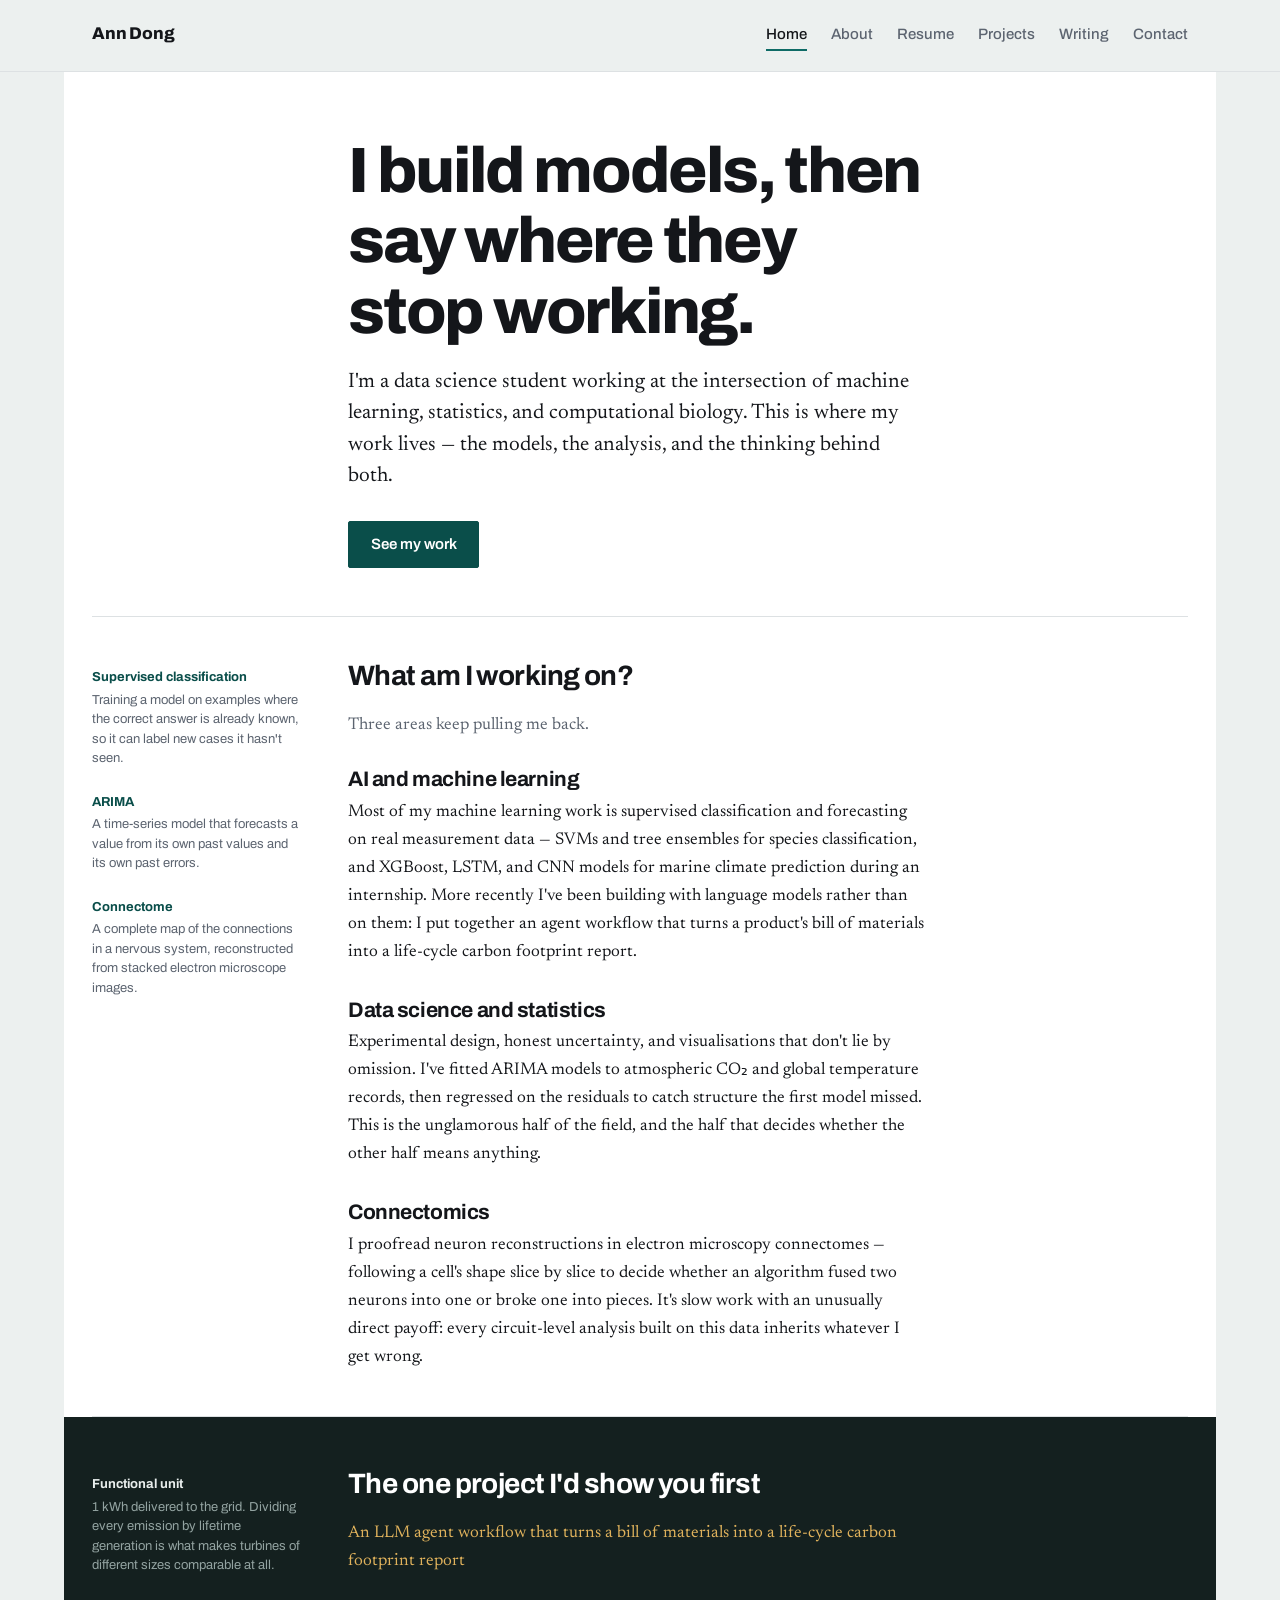
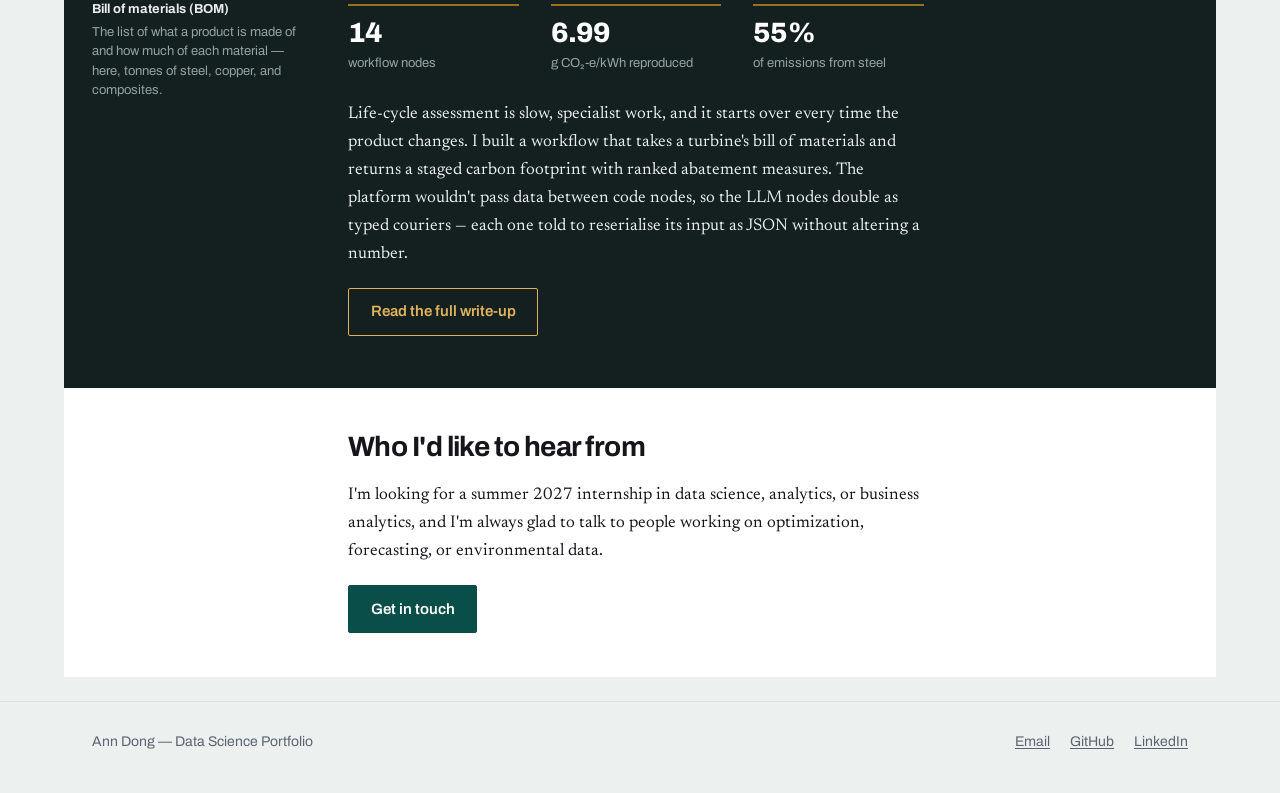
<file: index.html>
<!DOCTYPE html>
<html lang="en">
<head>
<meta charset="utf-8">
<meta name="viewport" content="width=device-width, initial-scale=1">
<title>Ann Dong — Data Science Portfolio</title>
<meta name="description" content="Ann Dong is a data science student working across machine learning, statistics, and connectomics.">
<link rel="preconnect" href="https://fonts.googleapis.com">
<link rel="preconnect" href="https://fonts.gstatic.com" crossorigin>
<link href="https://fonts.googleapis.com/css2?family=Archivo:wght@400;500;600;700;800&family=Newsreader:opsz,wght@6..72,400;6..72,500&display=swap" rel="stylesheet">
<link rel="stylesheet" href="style.css">
</head>
<body>

<header class="site-header">
  <div class="header-inner">
    <a class="wordmark" href="index.html">Ann Dong</a>
    <nav class="nav" aria-label="Main">
      <a href="index.html" aria-current="page">Home</a>
      <a href="about.html">About</a>
      <a href="resume.html">Resume</a>
      <a href="projects.html">Projects</a>
      <a href="writing.html">Writing</a>
      <a href="contact.html">Contact</a>
    </nav>
  </div>
</header>

<main class="sheet">

  <section class="row hero">
    <div class="gutter"></div>
    <div class="main">
      <h1>I build models, then say where they stop working.</h1>
      <p class="lede">I'm a data science student working at the intersection of machine
        learning, statistics, and computational biology. This is where my work lives —
        the models, the analysis, and the thinking behind both.</p>
      <div class="btn-row">
        <a class="btn btn-solid" href="projects.html">See my work</a>
      </div>
    </div>
  </section>

  <section class="row">
    <div class="gutter">
      <p class="note">
        <span class="term">Supervised classification</span>
        Training a model on examples where the correct answer is already known, so it
        can label new cases it hasn't seen.
      </p>
      <p class="note">
        <span class="term">ARIMA</span>
        A time-series model that forecasts a value from its own past values and its own
        past errors.
      </p>
      <p class="note">
        <span class="term">Connectome</span>
        A complete map of the connections in a nervous system, reconstructed from
        stacked electron microscope images.
      </p>
    </div>
    <div class="main">
      <h2>What am I working on?</h2>
      <p class="sub">Three areas keep pulling me back.</p>

      <div class="entry">
        <h3>AI and machine learning</h3>
        <p>Most of my machine learning work is supervised classification and forecasting
          on real measurement data — SVMs and tree ensembles for species classification,
          and XGBoost, LSTM, and CNN models for marine climate prediction during an
          internship. More recently I've been building with language models rather than
          on them: I put together an agent workflow that turns a product's bill of
          materials into a life-cycle carbon footprint report.</p>
      </div>

      <div class="entry">
        <h3>Data science and statistics</h3>
        <p>Experimental design, honest uncertainty, and visualisations that don't lie by
          omission. I've fitted ARIMA models to atmospheric CO₂ and global temperature
          records, then regressed on the residuals to catch structure the first model
          missed. This is the unglamorous half of the field, and the half that decides
          whether the other half means anything.</p>
      </div>

      <div class="entry">
        <h3>Connectomics</h3>
        <p>I proofread neuron reconstructions in electron microscopy connectomes —
          following a cell's shape slice by slice to decide whether an algorithm fused
          two neurons into one or broke one into pieces. It's slow work with an
          unusually direct payoff: every circuit-level analysis built on this data
          inherits whatever I get wrong.</p>
      </div>
    </div>
  </section>

  <section class="row row-dark">
    <div class="gutter">
      <p class="note">
        <span class="term">Functional unit</span>
        1 kWh delivered to the grid. Dividing every emission by lifetime generation is
        what makes turbines of different sizes comparable at all.
      </p>
      <p class="note">
        <span class="term">Bill of materials (BOM)</span>
        The list of what a product is made of and how much of each material — here,
        tonnes of steel, copper, and composites.
      </p>
    </div>
    <div class="main">
      <h2>The one project I'd show you first</h2>
      <p class="sub">An LLM agent workflow that turns a bill of materials into a
        life-cycle carbon footprint report</p>

      <div class="stats">
        <div class="stat"><b>14</b><span>workflow nodes</span></div>
        <div class="stat"><b>6.99</b><span>g&nbsp;CO₂-e/kWh reproduced</span></div>
        <div class="stat"><b>55%</b><span>of emissions from steel</span></div>
      </div>

      <p style="margin-top:1.75rem">Life-cycle assessment is slow, specialist work, and
        it starts over every time the product changes. I built a workflow that takes a
        turbine's bill of materials and returns a staged carbon footprint with ranked
        abatement measures. The platform wouldn't pass data between code nodes, so the
        LLM nodes double as typed couriers — each one told to reserialise its input as
        JSON without altering a number.</p>

      <div class="btn-row">
        <a class="btn btn-ghost" href="project-2.html">Read the full write-up</a>
      </div>
    </div>
  </section>

  <section class="row">
    <div class="gutter"></div>
    <div class="main">
      <h2>Who I'd like to hear from</h2>
      <p>I'm looking for a summer 2027 internship in data science, analytics, or
        business analytics, and I'm always glad to talk to people working on
        optimization, forecasting, or environmental data.</p>
      <div class="btn-row">
        <a class="btn btn-solid" href="contact.html">Get in touch</a>
      </div>
    </div>
  </section>

</main>

<footer class="site-footer">
  <div class="footer-inner">
    <span>Ann Dong — Data Science Portfolio</span>
    <div class="footer-links">
      <a href="mailto:qiuyandong@ucsb.edu">Email</a>
      <a href="https://github.com/qiuyandongqiuyandong">GitHub</a>
      <a href="https://www.linkedin.com/in/ann-dong-a5a053351">LinkedIn</a>
    </div>
  </div>
</footer>

</body>
</html>
</file>
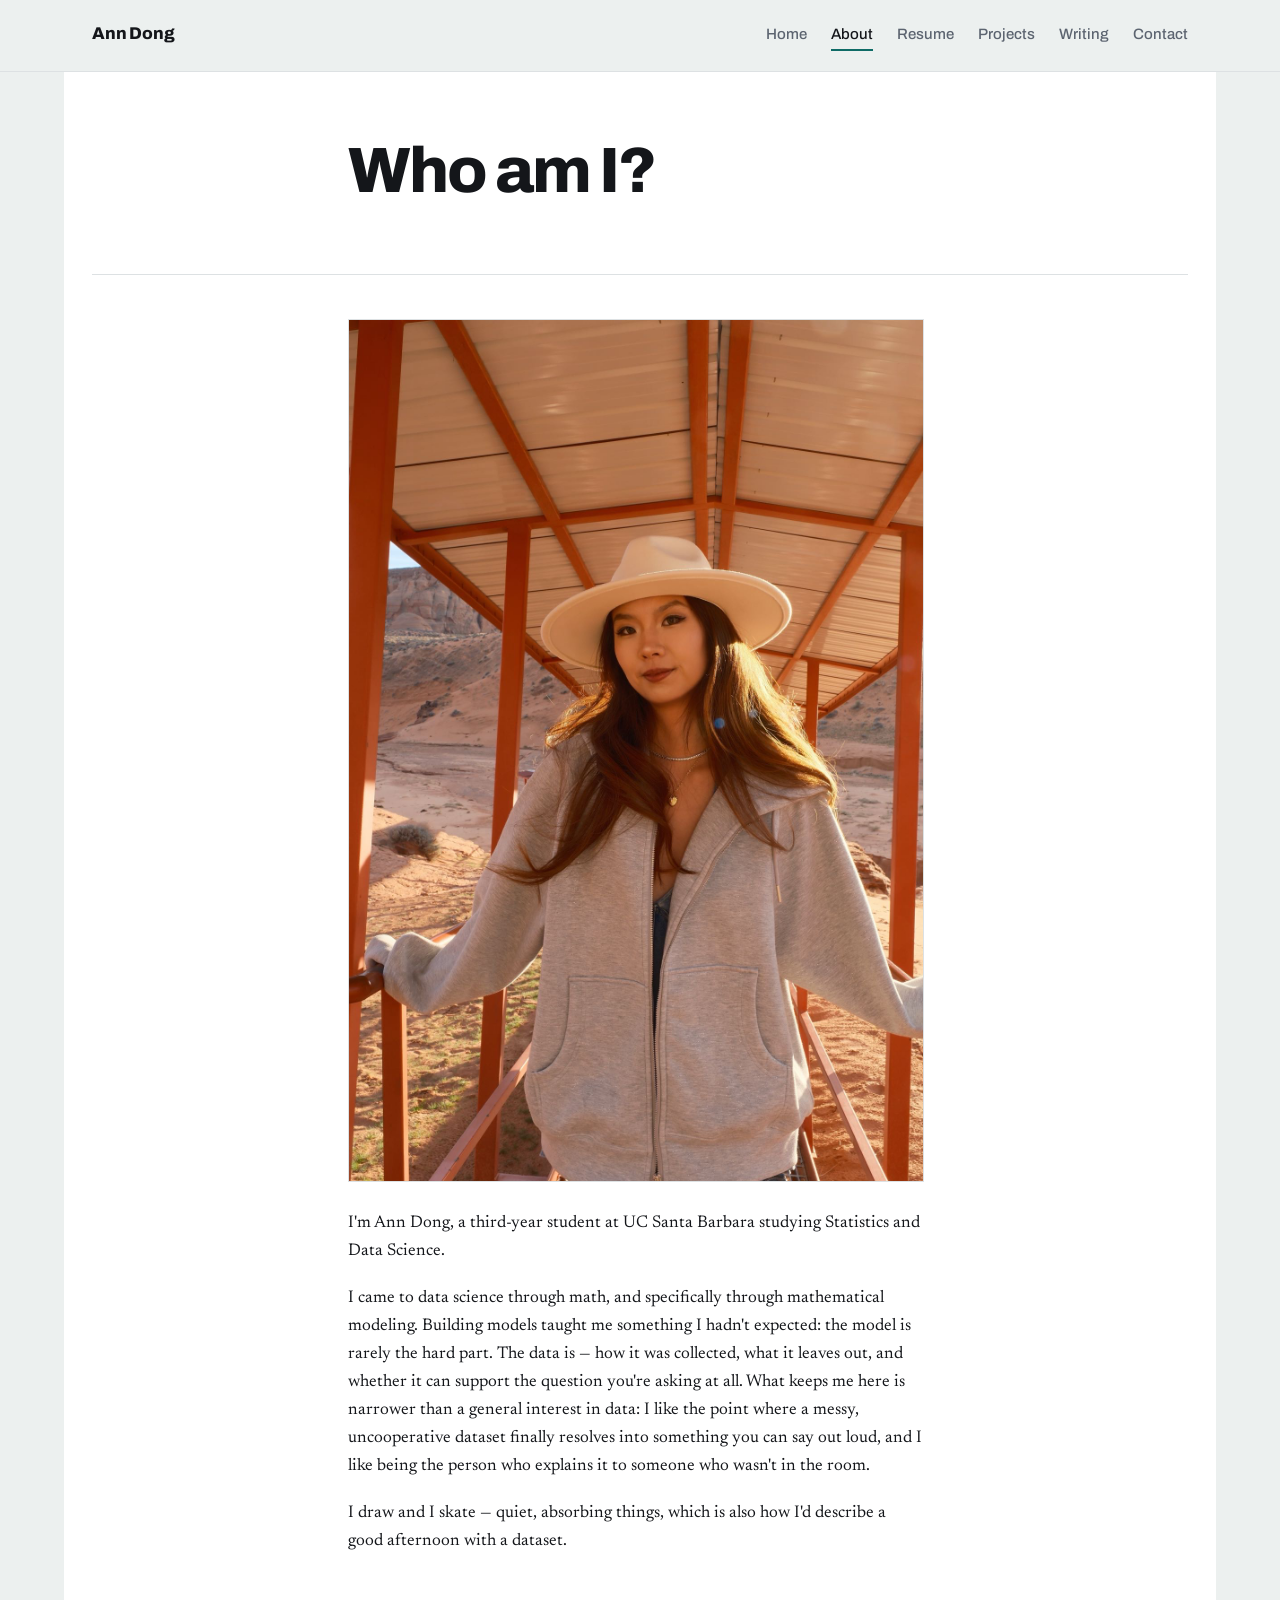
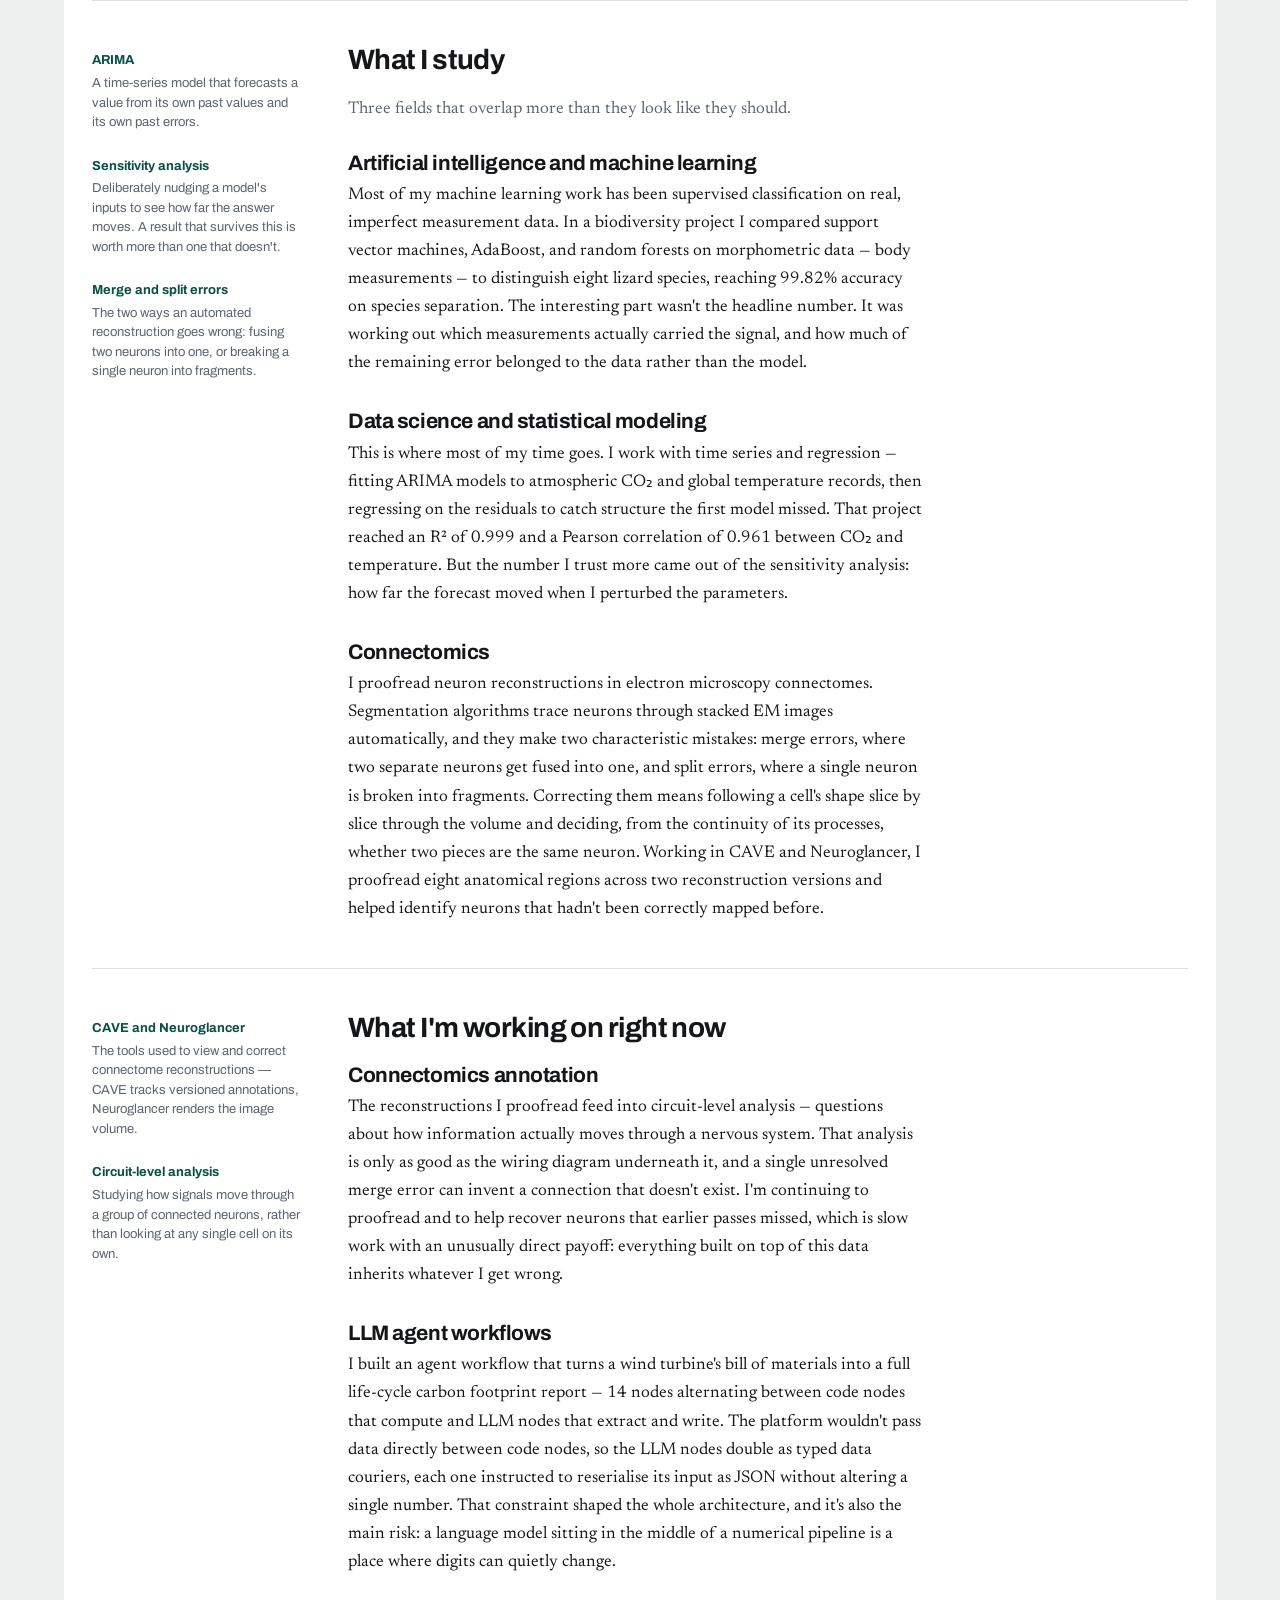
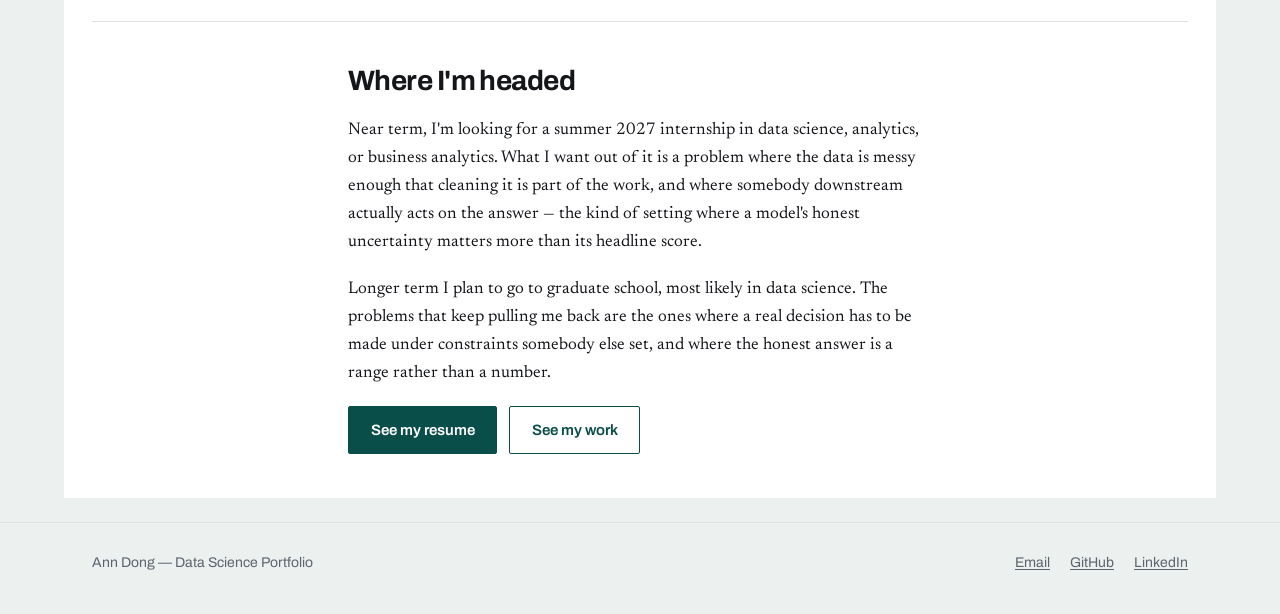
<file: about.html>
<!DOCTYPE html>
<html lang="en">
<head>
<meta charset="utf-8">
<meta name="viewport" content="width=device-width, initial-scale=1">
<title>About — Ann Dong</title>
<meta name="description" content="Who Ann Dong is, what she studies, and where she's headed.">
<link rel="preconnect" href="https://fonts.googleapis.com">
<link rel="preconnect" href="https://fonts.gstatic.com" crossorigin>
<link href="https://fonts.googleapis.com/css2?family=Archivo:wght@400;500;600;700;800&family=Newsreader:opsz,wght@6..72,400;6..72,500&display=swap" rel="stylesheet">
<link rel="stylesheet" href="style.css">
</head>
<body>

<header class="site-header">
  <div class="header-inner">
    <a class="wordmark" href="index.html">Ann Dong</a>
    <nav class="nav" aria-label="Main">
      <a href="index.html">Home</a>
      <a href="about.html" aria-current="page">About</a>
      <a href="resume.html">Resume</a>
      <a href="projects.html">Projects</a>
      <a href="writing.html">Writing</a>
      <a href="contact.html">Contact</a>
    </nav>
  </div>
</header>

<main class="sheet">

  <section class="row hero">
    <div class="gutter"></div>
    <div class="main">
      <h1>Who am I?</h1>
    </div>
  </section>

  <section class="row">
    <div class="gutter"></div>
    <div class="main">
      <figure>
        <img src="ann.jpg" alt="Ann Dong">
      </figure>

      <p>I'm Ann Dong, a third-year student at UC Santa Barbara studying Statistics and
        Data Science.</p>

      <p>I came to data science through math, and specifically through mathematical
        modeling. Building models taught me something I hadn't expected: the model is
        rarely the hard part. The data is — how it was collected, what it leaves out,
        and whether it can support the question you're asking at all. What keeps me
        here is narrower than a general interest in data: I like the point where a
        messy, uncooperative dataset finally resolves into something you can say out
        loud, and I like being the person who explains it to someone who wasn't in the
        room.</p>

      <p>I draw and I skate — quiet, absorbing things, which is also how I'd describe a
        good afternoon with a dataset.</p>
    </div>
  </section>

  <section class="row">
    <div class="gutter">
      <p class="note">
        <span class="term">ARIMA</span>
        A time-series model that forecasts a value from its own past values and its own
        past errors.
      </p>
      <p class="note">
        <span class="term">Sensitivity analysis</span>
        Deliberately nudging a model's inputs to see how far the answer moves. A result
        that survives this is worth more than one that doesn't.
      </p>
      <p class="note">
        <span class="term">Merge and split errors</span>
        The two ways an automated reconstruction goes wrong: fusing two neurons into
        one, or breaking a single neuron into fragments.
      </p>
    </div>
    <div class="main">
      <h2>What I study</h2>
      <p class="sub">Three fields that overlap more than they look like they should.</p>

      <div class="entry">
        <h3>Artificial intelligence and machine learning</h3>
        <p>Most of my machine learning work has been supervised classification on real,
          imperfect measurement data. In a biodiversity project I compared support
          vector machines, AdaBoost, and random forests on morphometric data — body
          measurements — to distinguish eight lizard species, reaching 99.82% accuracy
          on species separation. The interesting part wasn't the headline number. It was
          working out which measurements actually carried the signal, and how much of
          the remaining error belonged to the data rather than the model.</p>
      </div>

      <div class="entry">
        <h3>Data science and statistical modeling</h3>
        <p>This is where most of my time goes. I work with time series and regression —
          fitting ARIMA models to atmospheric CO₂ and global temperature records, then
          regressing on the residuals to catch structure the first model missed. That
          project reached an R² of 0.999 and a Pearson correlation of 0.961 between CO₂
          and temperature. But the number I trust more came out of the sensitivity
          analysis: how far the forecast moved when I perturbed the parameters.</p>
      </div>

      <div class="entry">
        <h3>Connectomics</h3>
        <p>I proofread neuron reconstructions in electron microscopy connectomes.
          Segmentation algorithms trace neurons through stacked EM images automatically,
          and they make two characteristic mistakes: merge errors, where two separate
          neurons get fused into one, and split errors, where a single neuron is broken
          into fragments. Correcting them means following a cell's shape slice by slice
          through the volume and deciding, from the continuity of its processes, whether
          two pieces are the same neuron. Working in CAVE and Neuroglancer, I proofread
          eight anatomical regions across two reconstruction versions and helped
          identify neurons that hadn't been correctly mapped before.</p>
      </div>
    </div>
  </section>

  <section class="row">
    <div class="gutter">
      <p class="note">
        <span class="term">CAVE and Neuroglancer</span>
        The tools used to view and correct connectome reconstructions — CAVE tracks
        versioned annotations, Neuroglancer renders the image volume.
      </p>
      <p class="note">
        <span class="term">Circuit-level analysis</span>
        Studying how signals move through a group of connected neurons, rather than
        looking at any single cell on its own.
      </p>
    </div>
    <div class="main">
      <h2>What I'm working on right now</h2>

      <div class="entry">
        <h3>Connectomics annotation</h3>
        <p>The reconstructions I proofread feed into circuit-level analysis — questions
          about how information actually moves through a nervous system. That analysis
          is only as good as the wiring diagram underneath it, and a single unresolved
          merge error can invent a connection that doesn't exist. I'm continuing to
          proofread and to help recover neurons that earlier passes missed, which is
          slow work with an unusually direct payoff: everything built on top of this
          data inherits whatever I get wrong.</p>
      </div>

      <div class="entry">
        <h3>LLM agent workflows</h3>
        <p>I built an agent workflow that turns a wind turbine's bill of materials into
          a full life-cycle carbon footprint report — 14 nodes alternating between code
          nodes that compute and LLM nodes that extract and write. The platform wouldn't
          pass data directly between code nodes, so the LLM nodes double as typed data
          couriers, each one instructed to reserialise its input as JSON without
          altering a single number. That constraint shaped the whole architecture, and
          it's also the main risk: a language model sitting in the middle of a numerical
          pipeline is a place where digits can quietly change.</p>
      </div>
    </div>
  </section>

  <section class="row">
    <div class="gutter"></div>
    <div class="main">
      <h2>Where I'm headed</h2>
      <p>Near term, I'm looking for a summer 2027 internship in data science, analytics,
        or business analytics. What I want out of it is a problem where the data is
        messy enough that cleaning it is part of the work, and where somebody downstream
        actually acts on the answer — the kind of setting where a model's honest
        uncertainty matters more than its headline score.</p>
      <p>Longer term I plan to go to graduate school, most likely in data science. The
        problems that keep pulling me back are the ones where a real decision has to be
        made under constraints somebody else set, and where the honest answer is a range
        rather than a number.</p>
      <div class="btn-row">
        <a class="btn btn-solid" href="resume.html">See my resume</a>
        <a class="btn btn-ghost" href="projects.html">See my work</a>
      </div>
    </div>
  </section>

</main>

<footer class="site-footer">
  <div class="footer-inner">
    <span>Ann Dong — Data Science Portfolio</span>
    <div class="footer-links">
      <a href="mailto:qiuyandong@ucsb.edu">Email</a>
      <a href="https://github.com/qiuyandongqiuyandong">GitHub</a>
      <a href="https://www.linkedin.com/in/ann-dong-a5a053351">LinkedIn</a>
    </div>
  </div>
</footer>

</body>
</html>
</file>
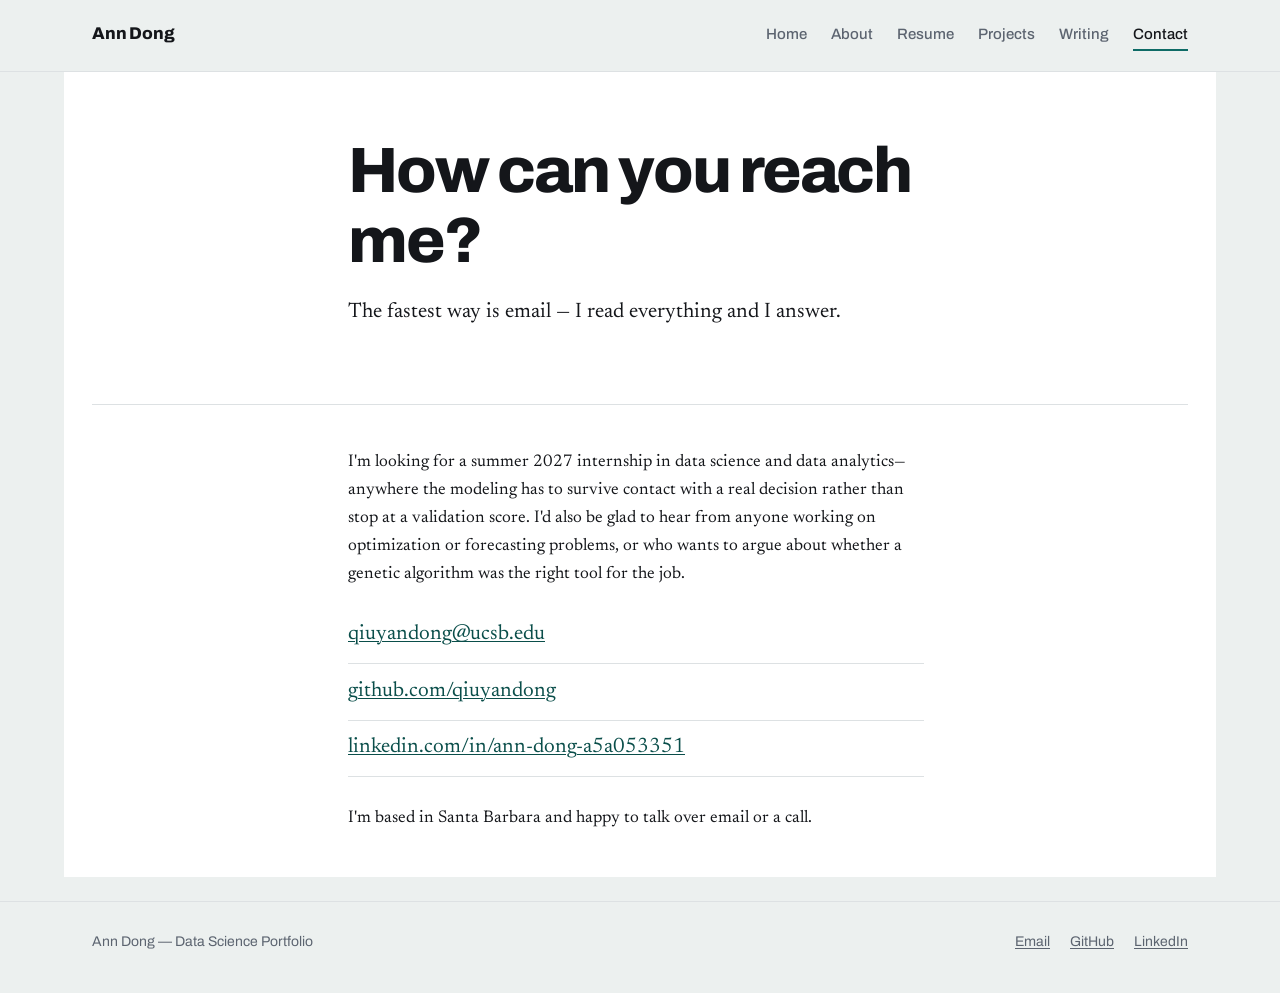
<file: contact.html>
<!DOCTYPE html>
<html lang="en">
<head>
<meta charset="utf-8">
<meta name="viewport" content="width=device-width, initial-scale=1">
<title>Contact — Ann Dong</title>
<meta name="description" content="How to reach Ann Dong.">
<link rel="preconnect" href="https://fonts.googleapis.com">
<link rel="preconnect" href="https://fonts.gstatic.com" crossorigin>
<link href="https://fonts.googleapis.com/css2?family=Archivo:wght@400;500;600;700;800&family=Newsreader:opsz,wght@6..72,400;6..72,500&display=swap" rel="stylesheet">
<link rel="stylesheet" href="style.css">
</head>
<body>

<header class="site-header">
  <div class="header-inner">
    <a class="wordmark" href="index.html">Ann Dong</a>
    <nav class="nav" aria-label="Main">
      <a href="index.html">Home</a>
      <a href="about.html">About</a>
      <a href="resume.html">Resume</a>
      <a href="projects.html">Projects</a>
      <a href="writing.html">Writing</a>
      <a href="contact.html" aria-current="page">Contact</a>
    </nav>
  </div>
</header>

<main class="sheet plain">

  <section class="row hero">
    <div class="gutter"></div>
    <div class="main">
      <h1>How can you reach me?</h1>
      <p class="lede">The fastest way is email — I read everything and I answer.</p>
    </div>
  </section>

  <section class="row">
    <div class="gutter">
      
    </div>
    <div class="main">
      <p>I'm looking for a summer 2027 internship in data science and data
      analytics— anywhere the modeling has to survive
      contact with a real decision rather than stop at a validation score. I'd
      also be glad to hear from anyone working on optimization or forecasting
      problems, or who wants to argue about whether a genetic algorithm was the
      right tool for the job.</p>

      <ul class="contact-list">
        <li><a href="mailto:qiuyandong@ucsb.edu">qiuyandong@ucsb.edu</a></li>
        <li><a href="https://github.com/qiuyandongqiuyandong">github.com/qiuyandong</a></li>
        <li><a href="https://www.linkedin.com/in/ann-dong-a5a053351">linkedin.com/in/ann-dong-a5a053351</a></li>
      </ul>

      <p>I'm based in Santa Barbara and happy to talk over email or a
        call.</p>
    </div>
  </section>

</main>

<footer class="site-footer">
  <div class="footer-inner">
    <span>Ann Dong — Data Science Portfolio</span>
    <div class="footer-links">
      <a href="mailto:qiuyandong@ucsb.edu">Email</a>
      <a href="https://github.com/qiuyandongqiuyandong">GitHub</a>
      <a href="https://www.linkedin.com/in/ann-dong-a5a053351">LinkedIn</a>
    </div>
  </div>
</footer>

</body>
</html>
</file>
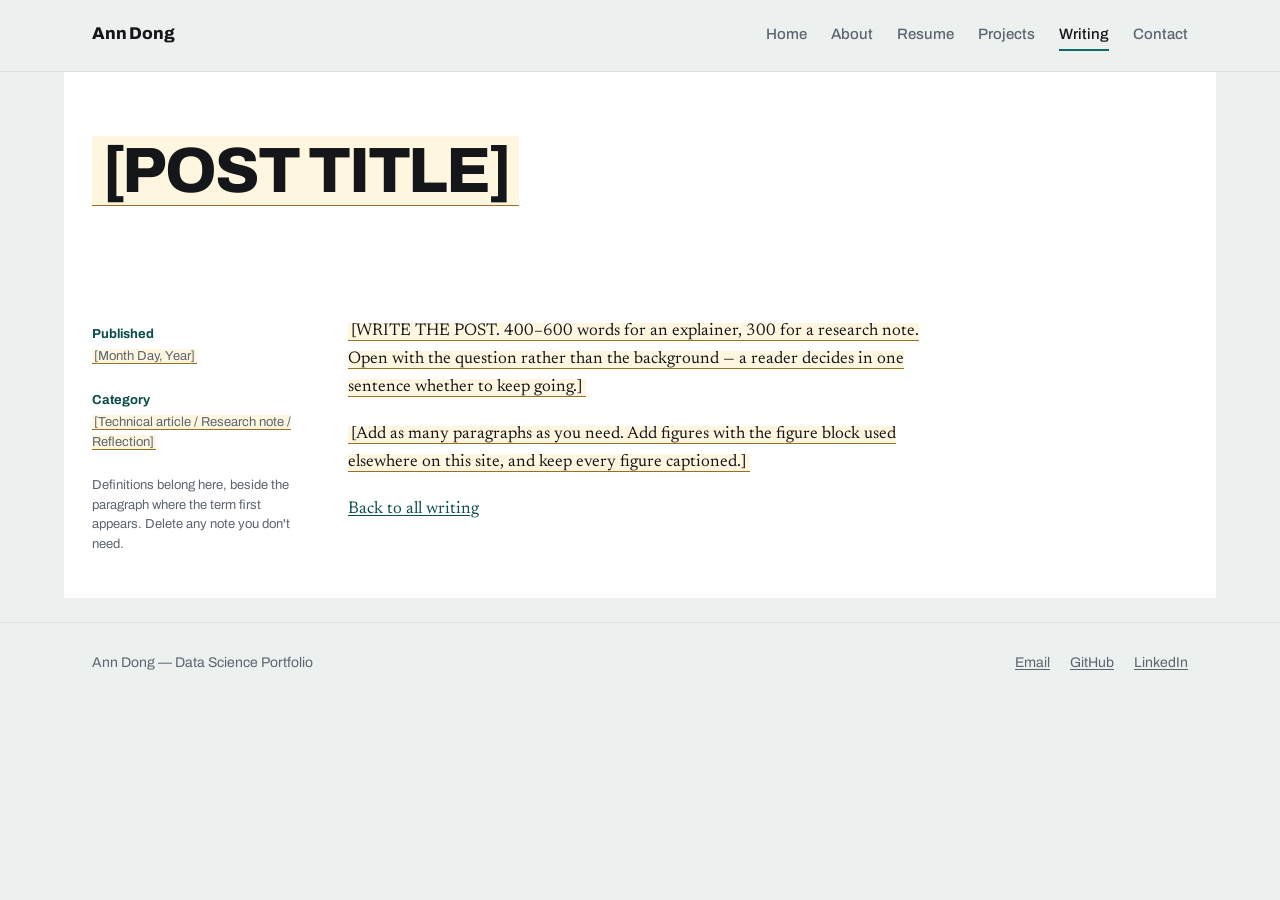
<file: post-1.html>
<!DOCTYPE html>
<html lang="en">
<head>
<meta charset="utf-8">
<meta name="viewport" content="width=device-width, initial-scale=1">
<title>Post — Ann Dong</title>
<meta name="description" content="A post by Ann Dong.">
<link rel="preconnect" href="https://fonts.googleapis.com">
<link rel="preconnect" href="https://fonts.gstatic.com" crossorigin>
<link href="https://fonts.googleapis.com/css2?family=Archivo:wght@400;500;600;700;800&family=Newsreader:opsz,wght@6..72,400;6..72,500&display=swap" rel="stylesheet">
<link rel="stylesheet" href="style.css">
</head>
<body>

<header class="site-header">
  <div class="header-inner">
    <a class="wordmark" href="index.html">Ann Dong</a>
    <nav class="nav" aria-label="Main">
      <a href="index.html">Home</a>
      <a href="about.html">About</a>
      <a href="resume.html">Resume</a>
      <a href="projects.html">Projects</a>
      <a href="writing.html" aria-current="page">Writing</a>
      <a href="contact.html">Contact</a>
    </nav>
  </div>
</header>

<main class="sheet">

  <section class="hero">
    <h1><span class="todo">[POST TITLE]</span></h1>
  </section>

  <section class="row">
    <div class="gutter">
      <p class="note">
        <span class="term">Published</span>
        <span class="todo">[Month Day, Year]</span>
      </p>
      <p class="note">
        <span class="term">Category</span>
        <span class="todo">[Technical article / Research note / Reflection]</span>
      </p>
      <p class="note">
        Definitions belong here, beside the paragraph where the term first appears.
        Delete any note you don't need.
      </p>
    </div>
    <div class="main">
      <p><span class="todo">[WRITE THE POST. 400–600 words for an explainer, 300 for a
        research note. Open with the question rather than the background — a reader
        decides in one sentence whether to keep going.]</span></p>

      <p><span class="todo">[Add as many paragraphs as you need. Add figures with the
        figure block used elsewhere on this site, and keep every figure
        captioned.]</span></p>

      <p><a href="writing.html">Back to all writing</a></p>
    </div>
  </section>

</main>

<footer class="site-footer">
  <div class="footer-inner">
    <span>Ann Dong — Data Science Portfolio</span>
    <div class="footer-links">
      <a href="mailto:qiuyandong@ucsb.edu">Email</a>
      <a href="https://github.com/qiuyandongqiuyandong">GitHub</a>
      <a href="https://www.linkedin.com/in/ann-dong-a5a053351">LinkedIn</a>
    </div>
  </div>
</footer>

</body>
</html>
</file>
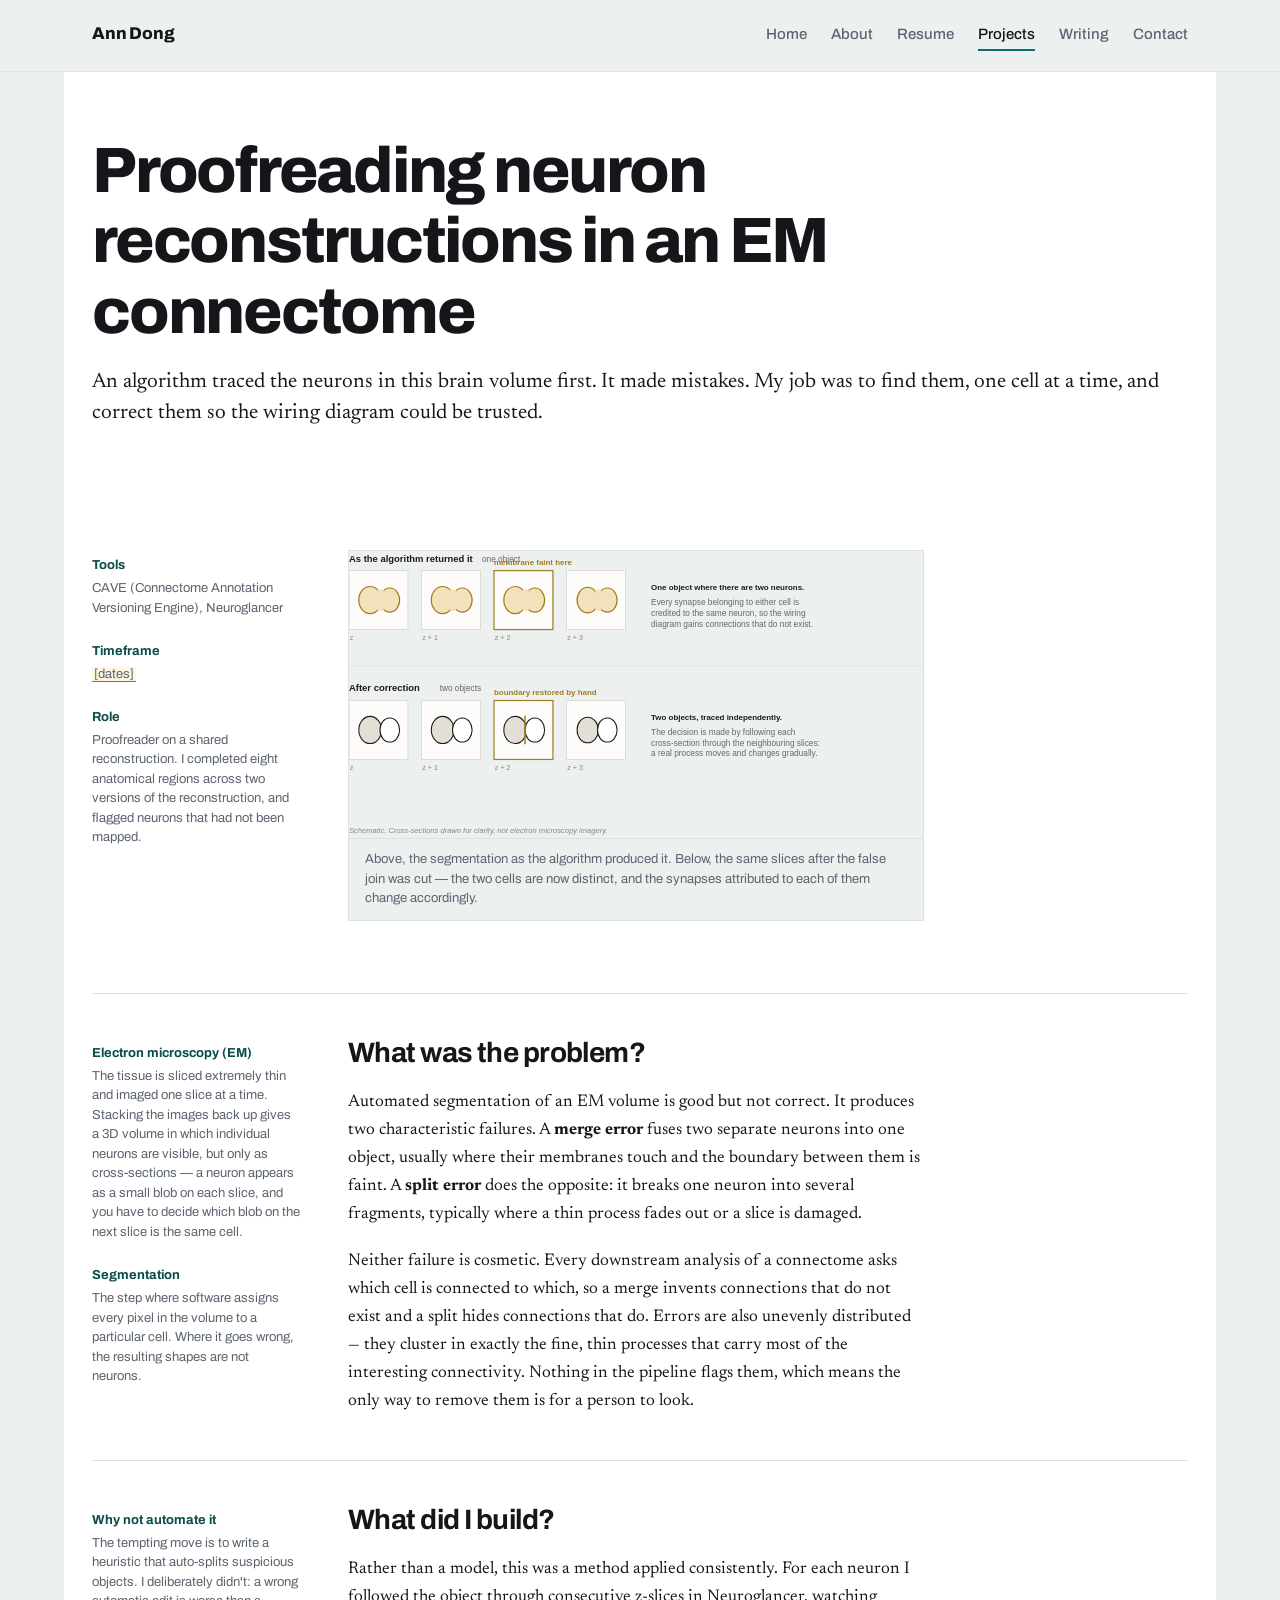
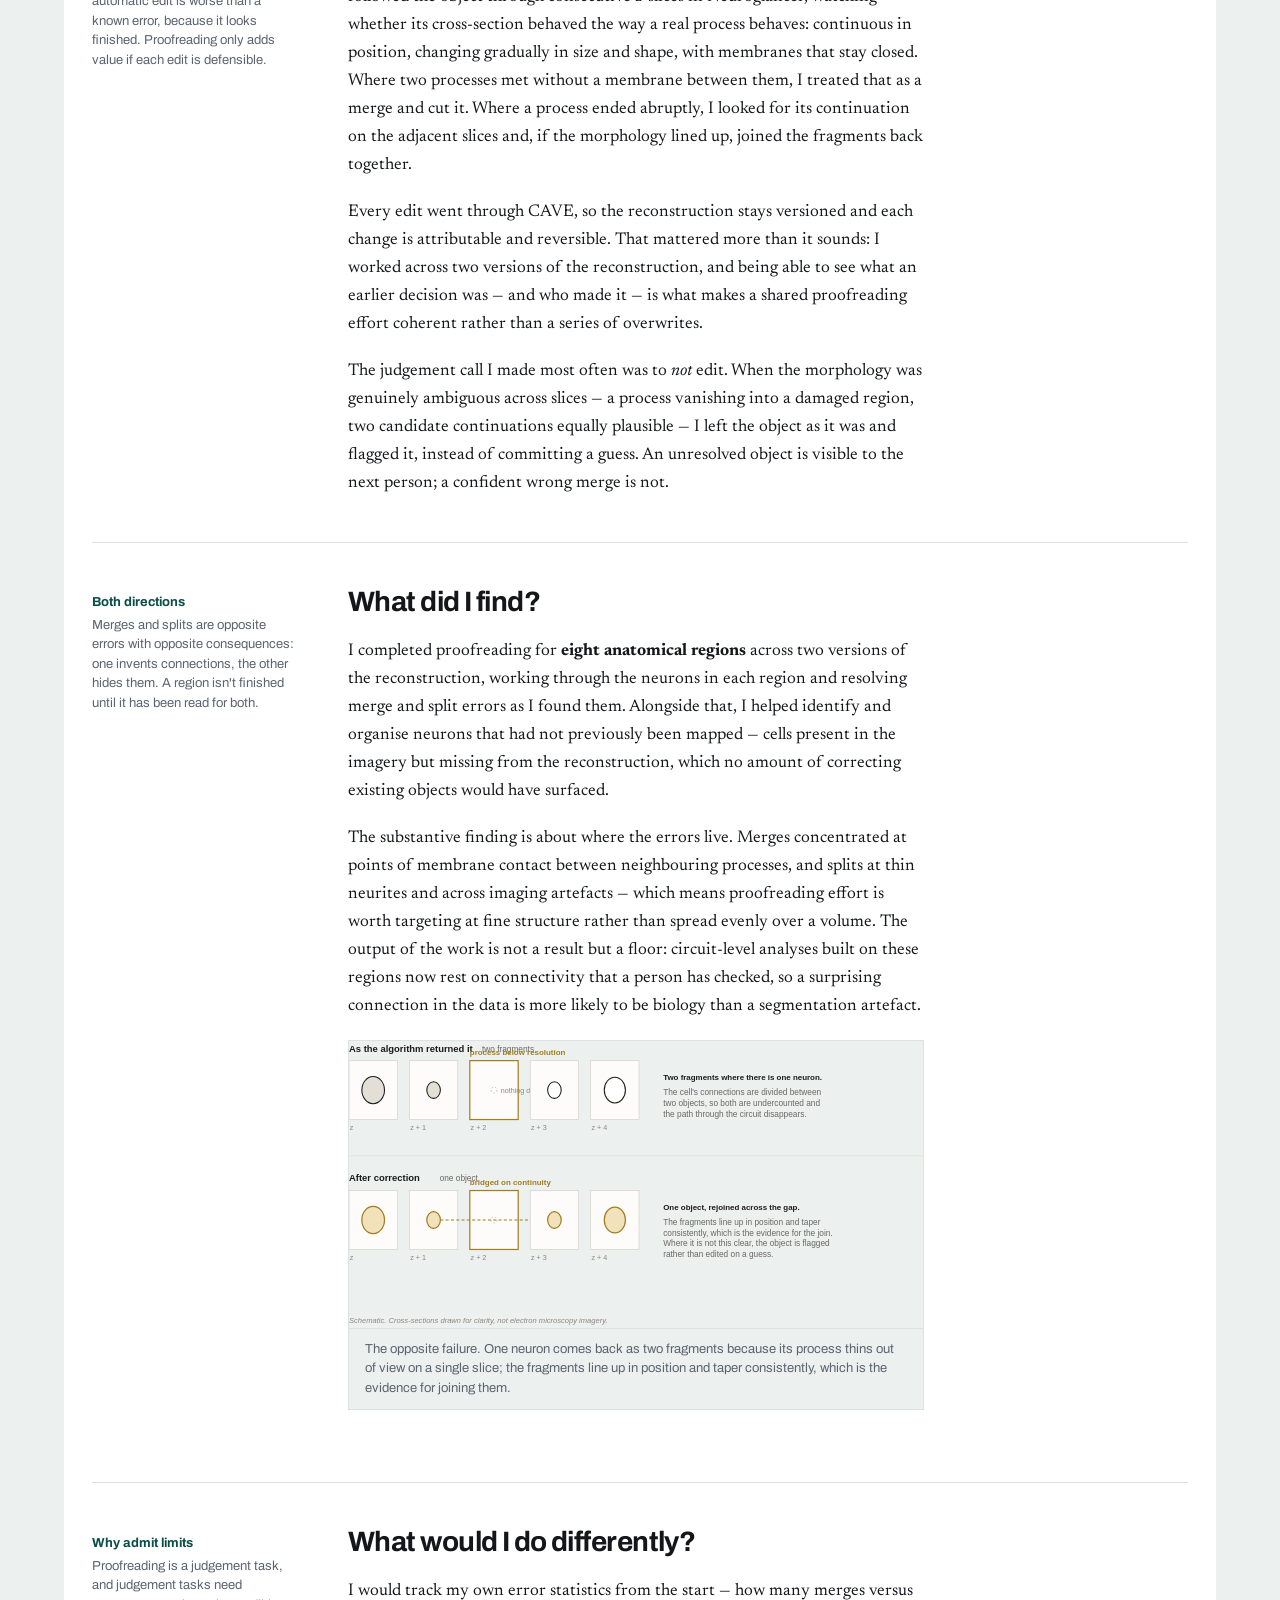
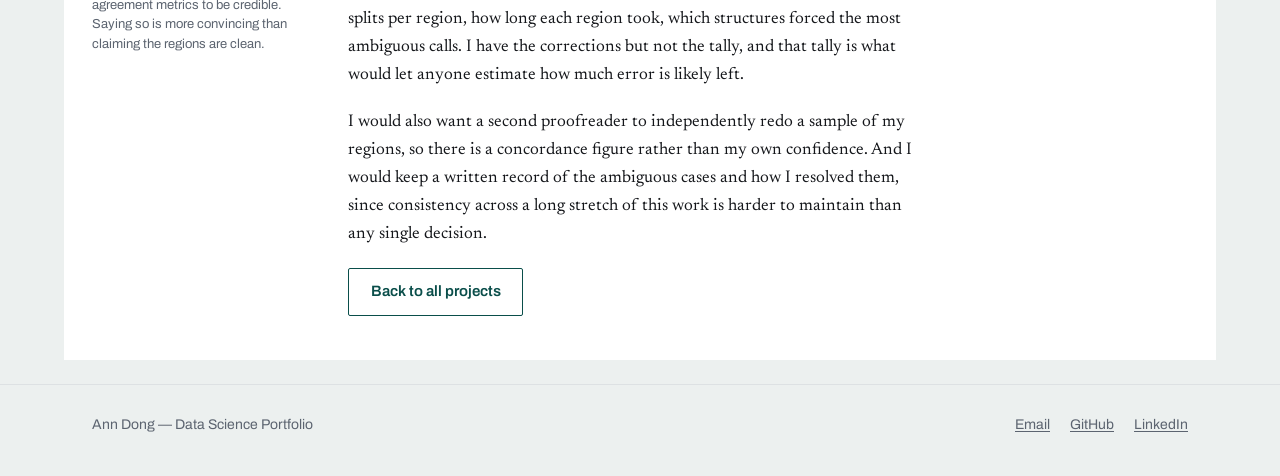
<file: project-1.html>
<!DOCTYPE html>
<html lang="en">
<head>
<meta charset="utf-8">
<meta name="viewport" content="width=device-width, initial-scale=1">
<title>Proofreading an EM connectome — Ann Dong</title>
<meta name="description" content="Proofreading algorithmic neuron reconstructions in an electron microscopy connectome using CAVE and Neuroglancer.">
<link rel="preconnect" href="https://fonts.googleapis.com">
<link rel="preconnect" href="https://fonts.gstatic.com" crossorigin>
<link href="https://fonts.googleapis.com/css2?family=Archivo:wght@400;500;600;700;800&family=Newsreader:opsz,wght@6..72,400;6..72,500&display=swap" rel="stylesheet">
<link rel="stylesheet" href="style.css">
</head>
<body>

<header class="site-header">
  <div class="header-inner">
    <a class="wordmark" href="index.html">Ann Dong</a>
    <nav class="nav" aria-label="Main">
      <a href="index.html">Home</a>
      <a href="about.html">About</a>
      <a href="resume.html">Resume</a>
      <a href="projects.html" aria-current="page">Projects</a>
      <a href="writing.html">Writing</a>
      <a href="contact.html">Contact</a>
    </nav>
  </div>
</header>

<main class="sheet">

  <section class="hero">
    <h1>Proofreading neuron reconstructions in an EM connectome</h1>
    <p class="lede">An algorithm traced the neurons in this brain volume first. It made
      mistakes. My job was to find them, one cell at a time, and correct them so the wiring
      diagram could be trusted.</p>
  </section>

  <section class="row">
    <div class="gutter">
      <p class="note">
        <span class="term">Tools</span>
        CAVE (Connectome Annotation Versioning Engine), Neuroglancer
      </p>
      <p class="note">
        <span class="term">Timeframe</span>
        <span class="todo">[dates]</span>
      </p>
      <p class="note">
        <span class="term">Role</span>
        Proofreader on a shared reconstruction. I completed eight anatomical regions across
        two versions of the reconstruction, and flagged neurons that had not been mapped.
      </p>
    </div>
    <div class="main">
      <figure>
        <img src="project-1.svg" alt="Four consecutive slices shown twice: above, two neurons fused into one object where the membrane between them is faint; below, the same slices after the false join was cut.">
        <figcaption>Above, the segmentation as the algorithm produced it. Below, the same
          slices after the false join was cut — the two cells are now distinct, and the
          synapses attributed to each of them change accordingly.</figcaption>
      </figure>
    </div>
  </section>

  <section class="row">
    <div class="gutter">
      <p class="note">
        <span class="term">Electron microscopy (EM)</span>
        The tissue is sliced extremely thin and imaged one slice at a time. Stacking the
        images back up gives a 3D volume in which individual neurons are visible, but only as
        cross-sections — a neuron appears as a small blob on each slice, and you have to decide
        which blob on the next slice is the same cell.
      </p>
      <p class="note">
        <span class="term">Segmentation</span>
        The step where software assigns every pixel in the volume to a particular cell. Where
        it goes wrong, the resulting shapes are not neurons.
      </p>
    </div>
    <div class="main">
      <h2>What was the problem?</h2>
      <p>Automated segmentation of an EM volume is good but not correct. It produces two
        characteristic failures. A <strong>merge error</strong> fuses two separate neurons into
        one object, usually where their membranes touch and the boundary between them is faint.
        A <strong>split error</strong> does the opposite: it breaks one neuron into several
        fragments, typically where a thin process fades out or a slice is damaged.</p>
      <p>Neither failure is cosmetic. Every downstream analysis of a connectome asks which cell
        is connected to which, so a merge invents connections that do not exist and a split
        hides connections that do. Errors are also unevenly distributed — they cluster in
        exactly the fine, thin processes that carry most of the interesting connectivity.
        Nothing in the pipeline flags them, which means the only way to remove them is for a
        person to look.</p>
    </div>
  </section>

  <section class="row">
    <div class="gutter">
      <p class="note">
        <span class="term">Why not automate it</span>
        The tempting move is to write a heuristic that auto-splits suspicious objects. I
        deliberately didn't: a wrong automatic edit is worse than a known error, because it
        looks finished. Proofreading only adds value if each edit is defensible.
      </p>
    </div>
    <div class="main">
      <h2>What did I build?</h2>
      <p>Rather than a model, this was a method applied consistently. For each neuron I
        followed the object through consecutive z-slices in Neuroglancer, watching whether its
        cross-section behaved the way a real process behaves: continuous in position, changing
        gradually in size and shape, with membranes that stay closed. Where two processes met
        without a membrane between them, I treated that as a merge and cut it. Where a process
        ended abruptly, I looked for its continuation on the adjacent slices and, if the
        morphology lined up, joined the fragments back together.</p>
      <p>Every edit went through CAVE, so the reconstruction stays versioned and each change is
        attributable and reversible. That mattered more than it sounds: I worked across two
        versions of the reconstruction, and being able to see what an earlier decision was —
        and who made it — is what makes a shared proofreading effort coherent rather than a
        series of overwrites.</p>
      <p>The judgement call I made most often was to <em>not</em> edit. When the morphology was
        genuinely ambiguous across slices — a process vanishing into a damaged region, two
        candidate continuations equally plausible — I left the object as it was and flagged it,
        instead of committing a guess. An unresolved object is visible to the next person; a
        confident wrong merge is not.</p>
    </div>
  </section>

  <section class="row">
    <div class="gutter">
      <p class="note">
        <span class="term">Both directions</span>
        Merges and splits are opposite errors with opposite consequences: one invents
        connections, the other hides them. A region isn't finished until it has been read for
        both.
      </p>
    </div>
    <div class="main">
      <h2>What did I find?</h2>
      <p>I completed proofreading for <strong>eight anatomical regions</strong> across two
        versions of the reconstruction, working through the neurons in each region and
        resolving merge and split errors as I found them. Alongside that, I helped identify and
        organise neurons that had not previously been mapped — cells present in the imagery but
        missing from the reconstruction, which no amount of correcting existing objects would
        have surfaced.</p>
      <p>The substantive finding is about where the errors live. Merges concentrated at points
        of membrane contact between neighbouring processes, and splits at thin neurites and
        across imaging artefacts — which means proofreading effort is worth targeting at fine
        structure rather than spread evenly over a volume. The output of the work is not a
        result but a floor: circuit-level analyses built on these regions now rest on
        connectivity that a person has checked, so a surprising connection in the data is more
        likely to be biology than a segmentation artefact.</p>

      <figure>
        <img src="project-1-results.svg" alt="Five consecutive slices shown twice: above, one neuron returned as two fragments because its process thins below the resolution of the imaging; below, the fragments rejoined across the gap.">
        <figcaption>The opposite failure. One neuron comes back as two fragments because its
          process thins out of view on a single slice; the fragments line up in position and
          taper consistently, which is the evidence for joining them.</figcaption>
      </figure>
    </div>
  </section>

  <section class="row">
    <div class="gutter">
      <p class="note">
        <span class="term">Why admit limits</span>
        Proofreading is a judgement task, and judgement tasks need agreement metrics to be
        credible. Saying so is more convincing than claiming the regions are clean.
      </p>
    </div>
    <div class="main">
      <h2>What would I do differently?</h2>
      <p>I would track my own error statistics from the start — how many merges versus splits
        per region, how long each region took, which structures forced the most ambiguous
        calls. I have the corrections but not the tally, and that tally is what would let
        anyone estimate how much error is likely left.</p>
      <p>I would also want a second proofreader to independently redo a sample of my regions,
        so there is a concordance figure rather than my own confidence. And I would keep a
        written record of the ambiguous cases and how I resolved them, since consistency across
        a long stretch of this work is harder to maintain than any single decision.</p>

      <div class="btn-row">
        <a class="btn btn-ghost" href="projects.html">Back to all projects</a>
      </div>
    </div>
  </section>

</main>

<footer class="site-footer">
  <div class="footer-inner">
    <span>Ann Dong — Data Science Portfolio</span>
    <div class="footer-links">
      <a href="mailto:qiuyandong@ucsb.edu">Email</a>
      <a href="https://github.com/qiuyandong">GitHub</a>
      <a href="https://www.linkedin.com/in/ann-dong-a5a053351/">LinkedIn</a>
    </div>
  </div>
</footer>

</body>
</html>
</file>
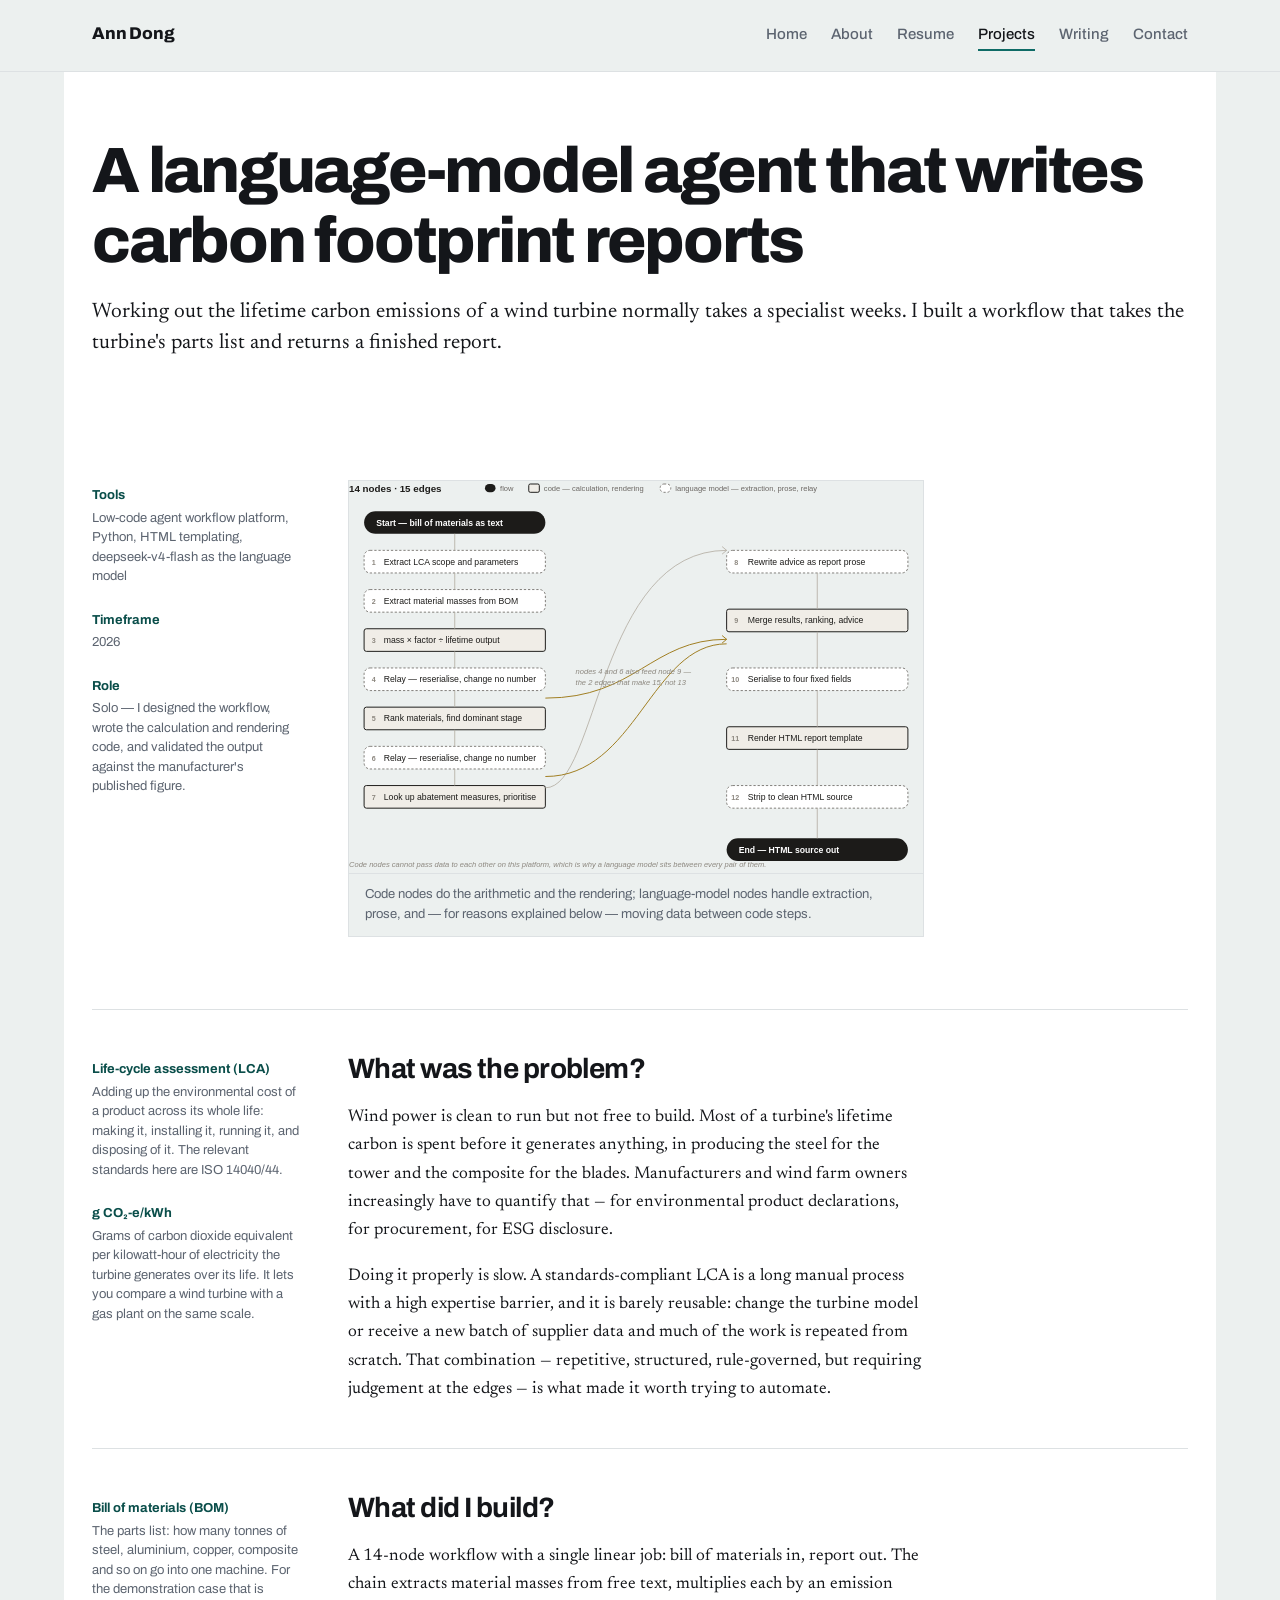
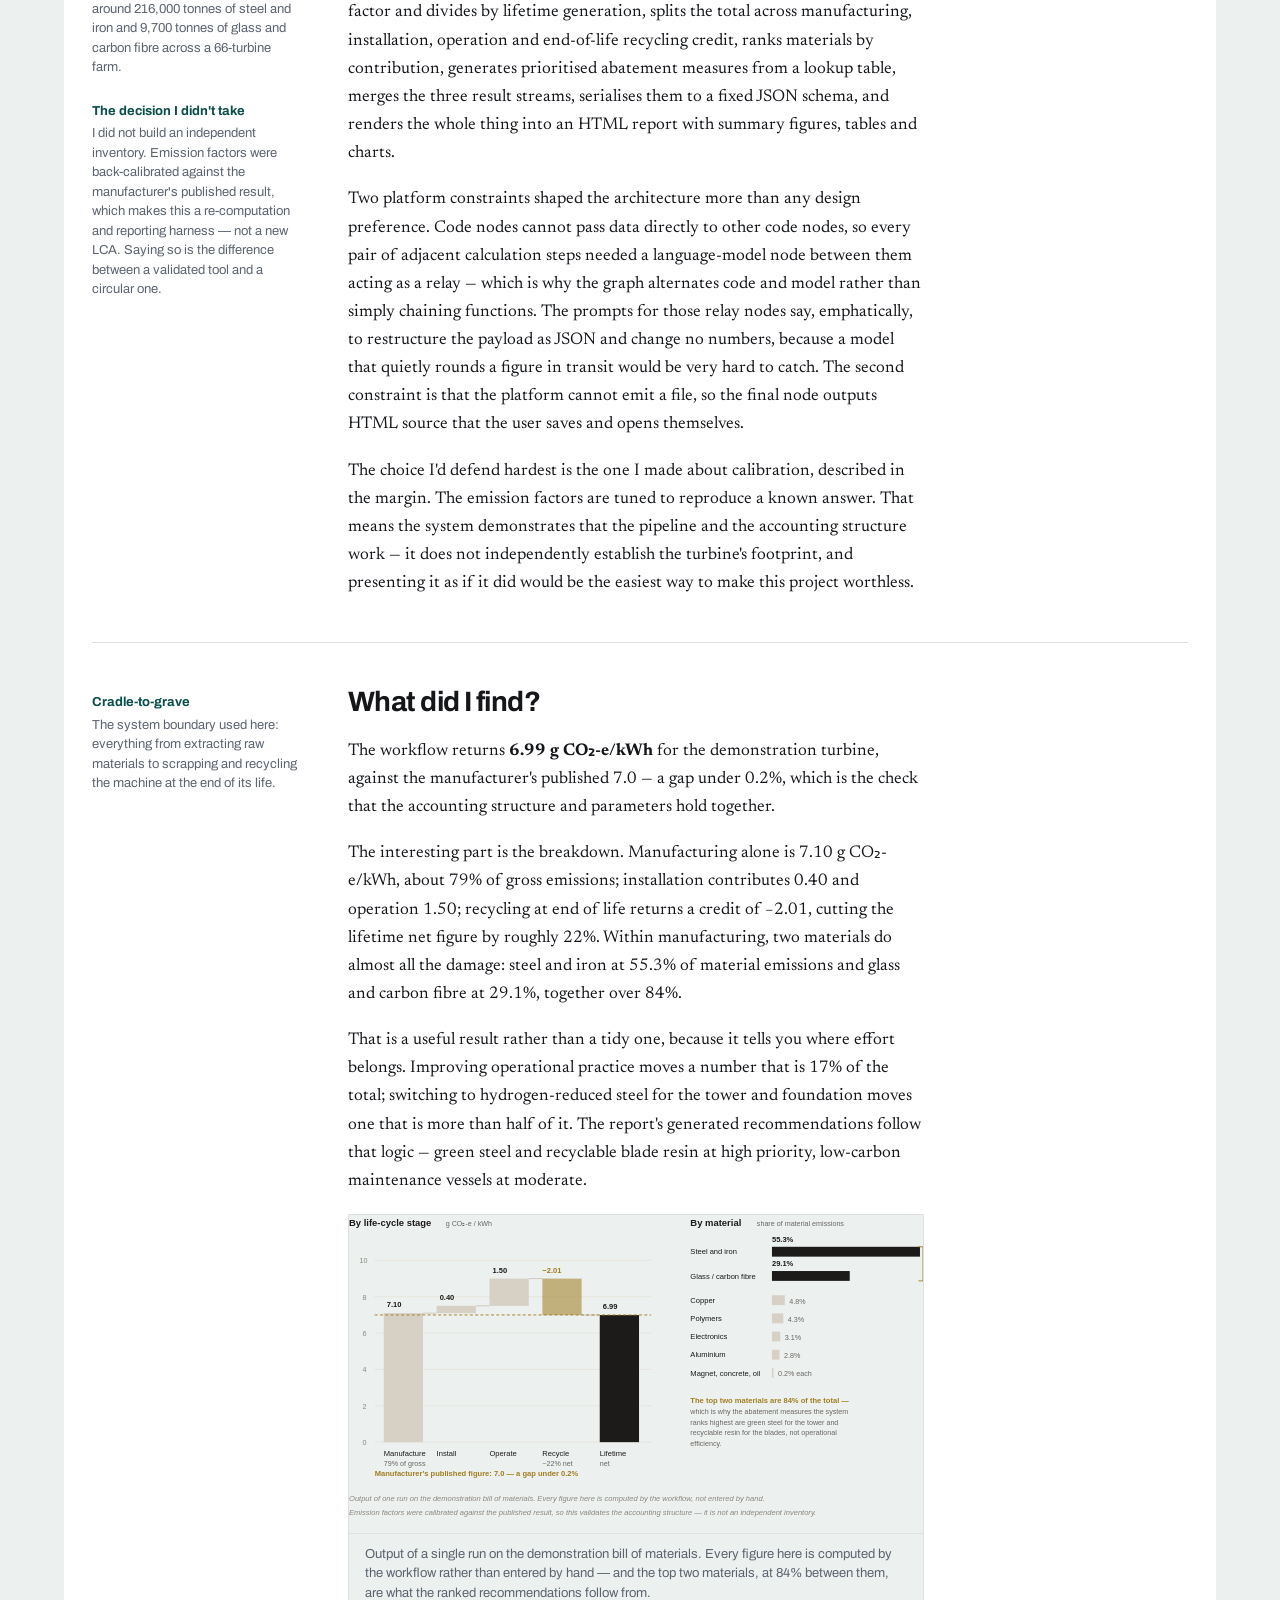
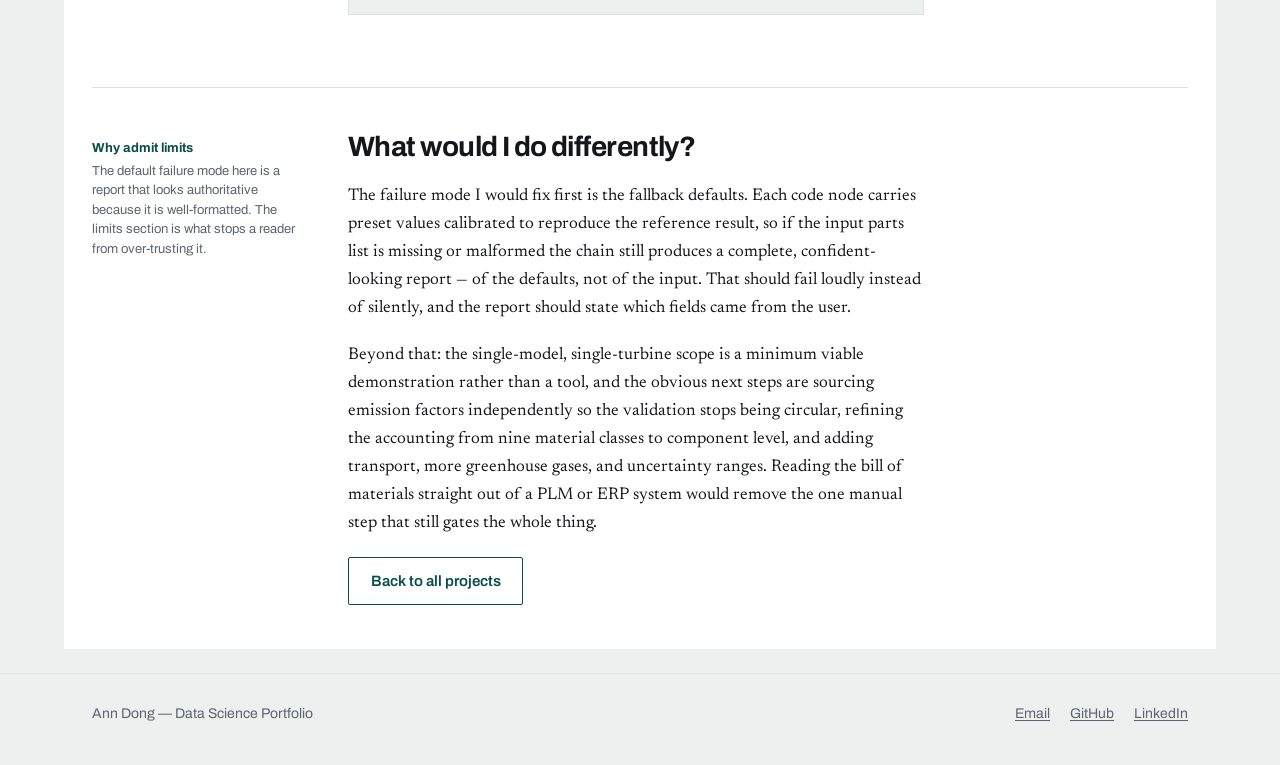
<file: project-2.html>
<!DOCTYPE html>
<html lang="en">
<head>
<meta charset="utf-8">
<meta name="viewport" content="width=device-width, initial-scale=1">
<title>An agent that writes carbon footprint reports — Ann Dong</title>
<meta name="description" content="A language-model agent workflow that turns a wind turbine bill of materials into a life-cycle carbon footprint report.">
<link rel="preconnect" href="https://fonts.googleapis.com">
<link rel="preconnect" href="https://fonts.gstatic.com" crossorigin>
<link href="https://fonts.googleapis.com/css2?family=Archivo:wght@400;500;600;700;800&family=Newsreader:opsz,wght@6..72,400;6..72,500&display=swap" rel="stylesheet">
<link rel="stylesheet" href="style.css">
</head>
<body>

<header class="site-header">
  <div class="header-inner">
    <a class="wordmark" href="index.html">Ann Dong</a>
    <nav class="nav" aria-label="Main">
      <a href="index.html">Home</a>
      <a href="about.html">About</a>
      <a href="resume.html">Resume</a>
      <a href="projects.html" aria-current="page">Projects</a>
      <a href="writing.html">Writing</a>
      <a href="contact.html">Contact</a>
    </nav>
  </div>
</header>

<main class="sheet">

  <section class="hero">
    <h1>A language-model agent that writes carbon footprint reports</h1>
    <p class="lede">Working out the lifetime carbon emissions of a wind turbine normally takes
      a specialist weeks. I built a workflow that takes the turbine's parts list and returns a
      finished report.</p>
  </section>

  <section class="row">
    <div class="gutter">
      <p class="note">
        <span class="term">Tools</span>
        Low-code agent workflow platform, Python, HTML templating,
        deepseek-v4-flash as the language model
      </p>
      <p class="note">
        <span class="term">Timeframe</span>
        2026
      </p>
      <p class="note">
        <span class="term">Role</span>
        Solo — I designed the workflow, wrote the calculation and rendering code, and validated
        the output against the manufacturer's published figure.
      </p>
    </div>
    <div class="main">
      <figure>
        <img src="project-2.svg" alt="The workflow graph: 14 nodes in two columns, alternating solid-outlined code nodes and dashed language-model nodes, with two edges converging on node 9.">

        <figcaption>Code nodes do the arithmetic and the rendering; language-model nodes handle
          extraction, prose, and — for reasons explained below — moving data between code
          steps.</figcaption>
      </figure>
    </div>
  </section>

  <section class="row">
    <div class="gutter">
      <p class="note">
        <span class="term">Life-cycle assessment (LCA)</span>
        Adding up the environmental cost of a product across its whole life: making it,
        installing it, running it, and disposing of it. The relevant standards here are
        ISO 14040/44.
      </p>
      <p class="note">
        <span class="term">g CO₂-e/kWh</span>
        Grams of carbon dioxide equivalent per kilowatt-hour of electricity the turbine
        generates over its life. It lets you compare a wind turbine with a gas plant on the
        same scale.
      </p>
    </div>
    <div class="main">
      <h2>What was the problem?</h2>
      <p>Wind power is clean to run but not free to build. Most of a turbine's lifetime carbon
        is spent before it generates anything, in producing the steel for the tower and the
        composite for the blades. Manufacturers and wind farm owners increasingly have to
        quantify that — for environmental product declarations, for procurement, for ESG
        disclosure.</p>
      <p>Doing it properly is slow. A standards-compliant LCA is a long manual process with a
        high expertise barrier, and it is barely reusable: change the turbine model or receive
        a new batch of supplier data and much of the work is repeated from scratch. That
        combination — repetitive, structured, rule-governed, but requiring judgement at the
        edges — is what made it worth trying to automate.</p>
    </div>
  </section>

  <section class="row">
    <div class="gutter">
      <p class="note">
        <span class="term">Bill of materials (BOM)</span>
        The parts list: how many tonnes of steel, aluminium, copper, composite and so on go
        into one machine. For the demonstration case that is around 216,000 tonnes of steel and
        iron and 9,700 tonnes of glass and carbon fibre across a 66-turbine farm.
      </p>
      <p class="note">
        <span class="term">The decision I didn't take</span>
        I did not build an independent inventory. Emission factors were back-calibrated against
        the manufacturer's published result, which makes this a re-computation and reporting
        harness — not a new LCA. Saying so is the difference between a validated tool and a
        circular one.
      </p>
    </div>
    <div class="main">
      <h2>What did I build?</h2>
      <p>A 14-node workflow with a single linear job: bill of materials in, report out. The
        chain extracts material masses from free text, multiplies each by an emission factor and
        divides by lifetime generation, splits the total across manufacturing, installation,
        operation and end-of-life recycling credit, ranks materials by contribution, generates
        prioritised abatement measures from a lookup table, merges the three result streams,
        serialises them to a fixed JSON schema, and renders the whole thing into an HTML
        report with summary figures, tables and charts.</p>
      <p>Two platform constraints shaped the architecture more than any design preference. Code
        nodes cannot pass data directly to other code nodes, so every pair of adjacent
        calculation steps needed a language-model node between them acting as a relay — which
        is why the graph alternates code and model rather than simply chaining functions. The
        prompts for those relay nodes say, emphatically, to restructure the payload as JSON and
        change no numbers, because a model that quietly rounds a figure in transit would be
        very hard to catch. The second constraint is that the platform cannot emit a file, so
        the final node outputs HTML source that the user saves and opens themselves.</p>
      <p>The choice I'd defend hardest is the one I made about calibration, described in the
        margin. The emission factors are tuned to reproduce a known answer. That means the
        system demonstrates that the pipeline and the accounting structure work — it does not
        independently establish the turbine's footprint, and presenting it as if it did would
        be the easiest way to make this project worthless.</p>
    </div>
  </section>

  <section class="row">
    <div class="gutter">
      <p class="note">
        <span class="term">Cradle-to-grave</span>
        The system boundary used here: everything from extracting raw materials to scrapping
        and recycling the machine at the end of its life.
      </p>
    </div>
    <div class="main">
      <h2>What did I find?</h2>
      <p>The workflow returns <strong>6.99 g CO₂-e/kWh</strong> for the demonstration turbine,
        against the manufacturer's published 7.0 — a gap under 0.2%, which is the check that
        the accounting structure and parameters hold together.</p>
      <p>The interesting part is the breakdown. Manufacturing alone is 7.10 g CO₂-e/kWh, about
        79% of gross emissions; installation contributes 0.40 and operation 1.50; recycling at
        end of life returns a credit of −2.01, cutting the lifetime net figure by roughly 22%.
        Within manufacturing, two materials do almost all the damage: steel and iron at 55.3%
        of material emissions and glass and carbon fibre at 29.1%, together over 84%.</p>
      <p>That is a useful result rather than a tidy one, because it tells you where effort
        belongs. Improving operational practice moves a number that is 17% of the total;
        switching to hydrogen-reduced steel for the tower and foundation moves one that is more
        than half of it. The report's generated recommendations follow that logic — green steel
        and recyclable blade resin at high priority, low-carbon maintenance vessels at
        moderate.</p>

      <figure>
        <img src="project-2-results.svg" alt="Left, a waterfall of the four life-cycle stages summing to a net 6.99 g CO2-e per kWh against the published 7.0. Right, material shares of emissions, led by steel and iron at 55.3 percent and glass and carbon fibre at 29.1 percent.">
        <figcaption>Output of a single run on the demonstration bill of materials. Every figure
          here is computed by the workflow rather than entered by hand — and the top two
          materials, at 84% between them, are what the ranked recommendations follow
          from.</figcaption>
      </figure>
    </div>
  </section>

  <section class="row">
    <div class="gutter">
      <p class="note">
        <span class="term">Why admit limits</span>
        The default failure mode here is a report that looks authoritative because it is
        well-formatted. The limits section is what stops a reader from over-trusting it.
      </p>
    </div>
    <div class="main">
      <h2>What would I do differently?</h2>
      <p>The failure mode I would fix first is the fallback defaults. Each code node carries
        preset values calibrated to reproduce the reference result, so if the input parts list
        is missing or malformed the chain still produces a complete, confident-looking report —
        of the defaults, not of the input. That should fail loudly instead of silently, and
        the report should state which fields came from the user.</p>
      <p>Beyond that: the single-model, single-turbine scope is a minimum viable demonstration
        rather than a tool, and the obvious next steps are sourcing emission factors
        independently so the validation stops being circular, refining the accounting from nine
        material classes to component level, and adding transport, more greenhouse gases, and
        uncertainty ranges. Reading the bill of materials straight out of a PLM or ERP system
        would remove the one manual step that still gates the whole thing.</p>

      <div class="btn-row">
        <a class="btn btn-ghost" href="projects.html">Back to all projects</a>
      </div>
    </div>
  </section>

</main>

<footer class="site-footer">
  <div class="footer-inner">
    <span>Ann Dong — Data Science Portfolio</span>
    <div class="footer-links">
      <a href="mailto:qiuyandong@ucsb.edu">Email</a>
      <a href="https://github.com/qiuyandong">GitHub</a>
      <a href="https://www.linkedin.com/in/ann-dong-a5a053351/">LinkedIn</a>
    </div>
  </div>
</footer>

</body>
</html>
</file>
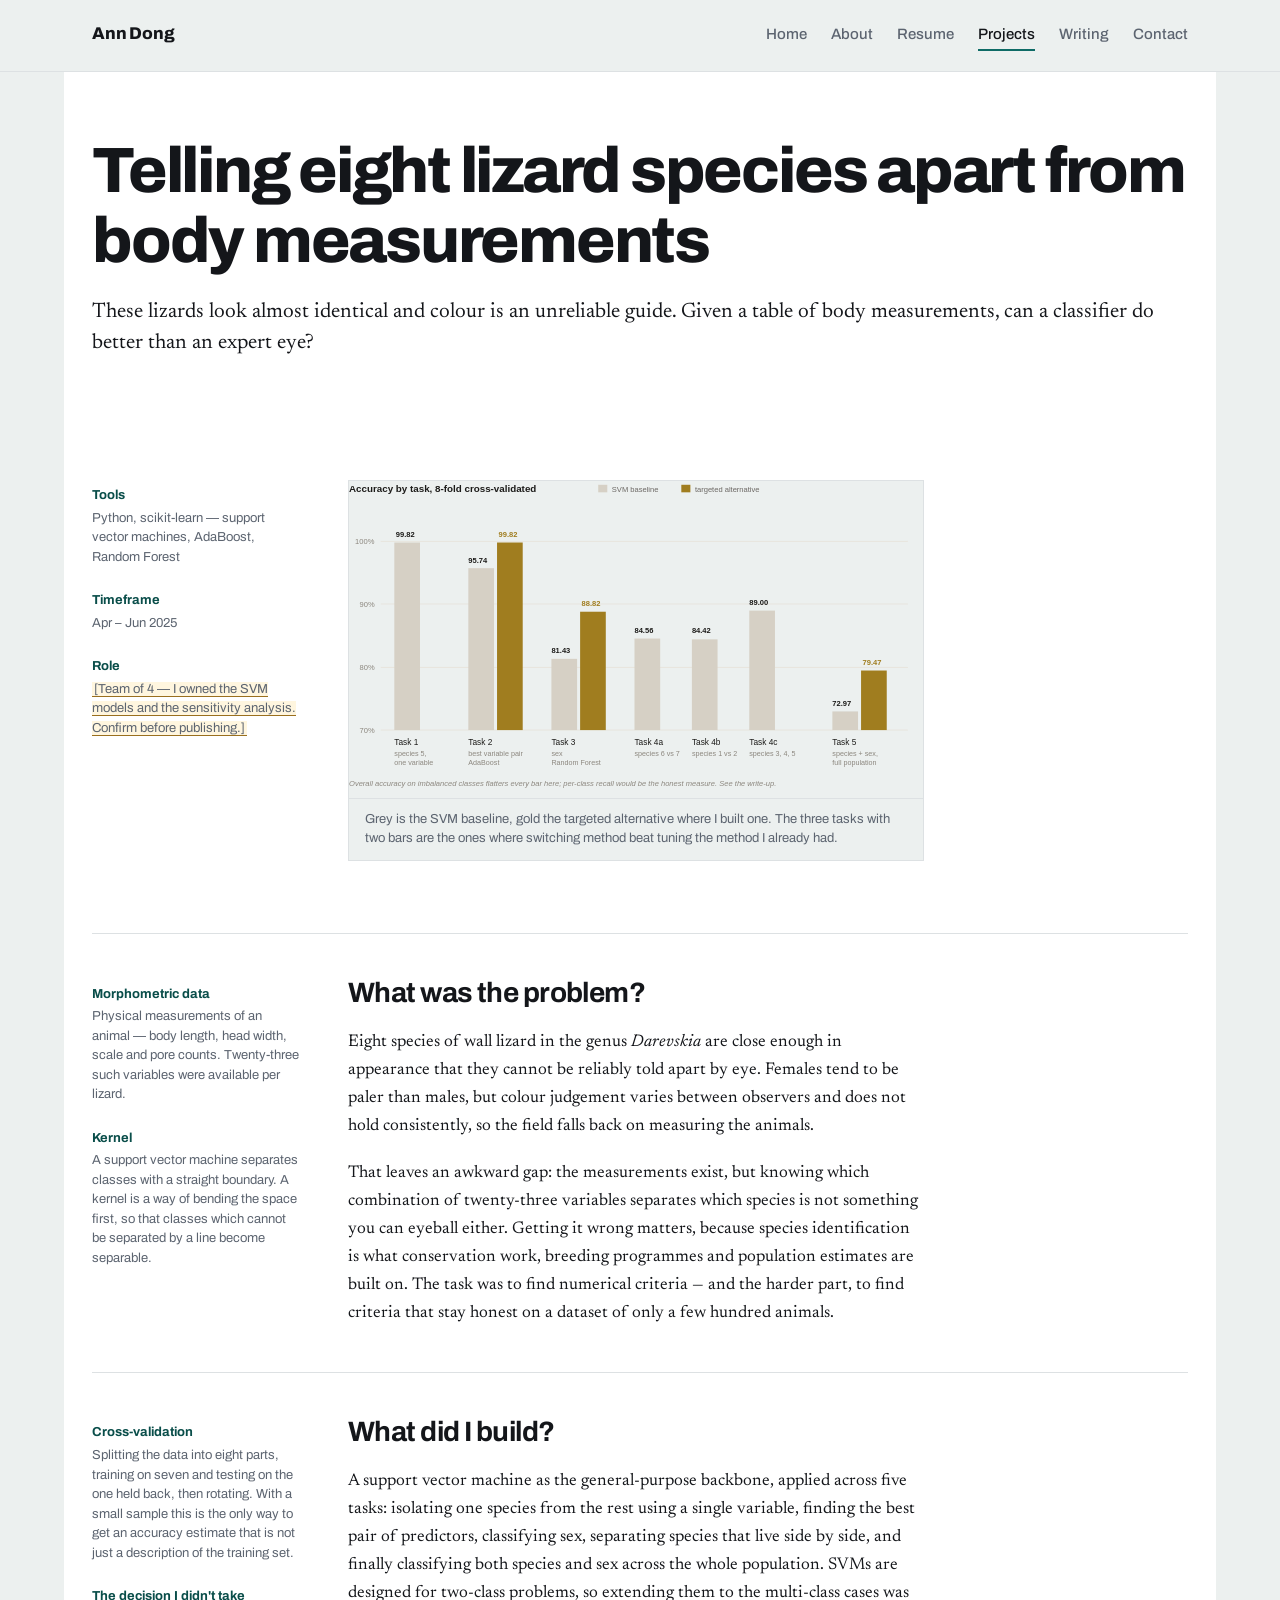
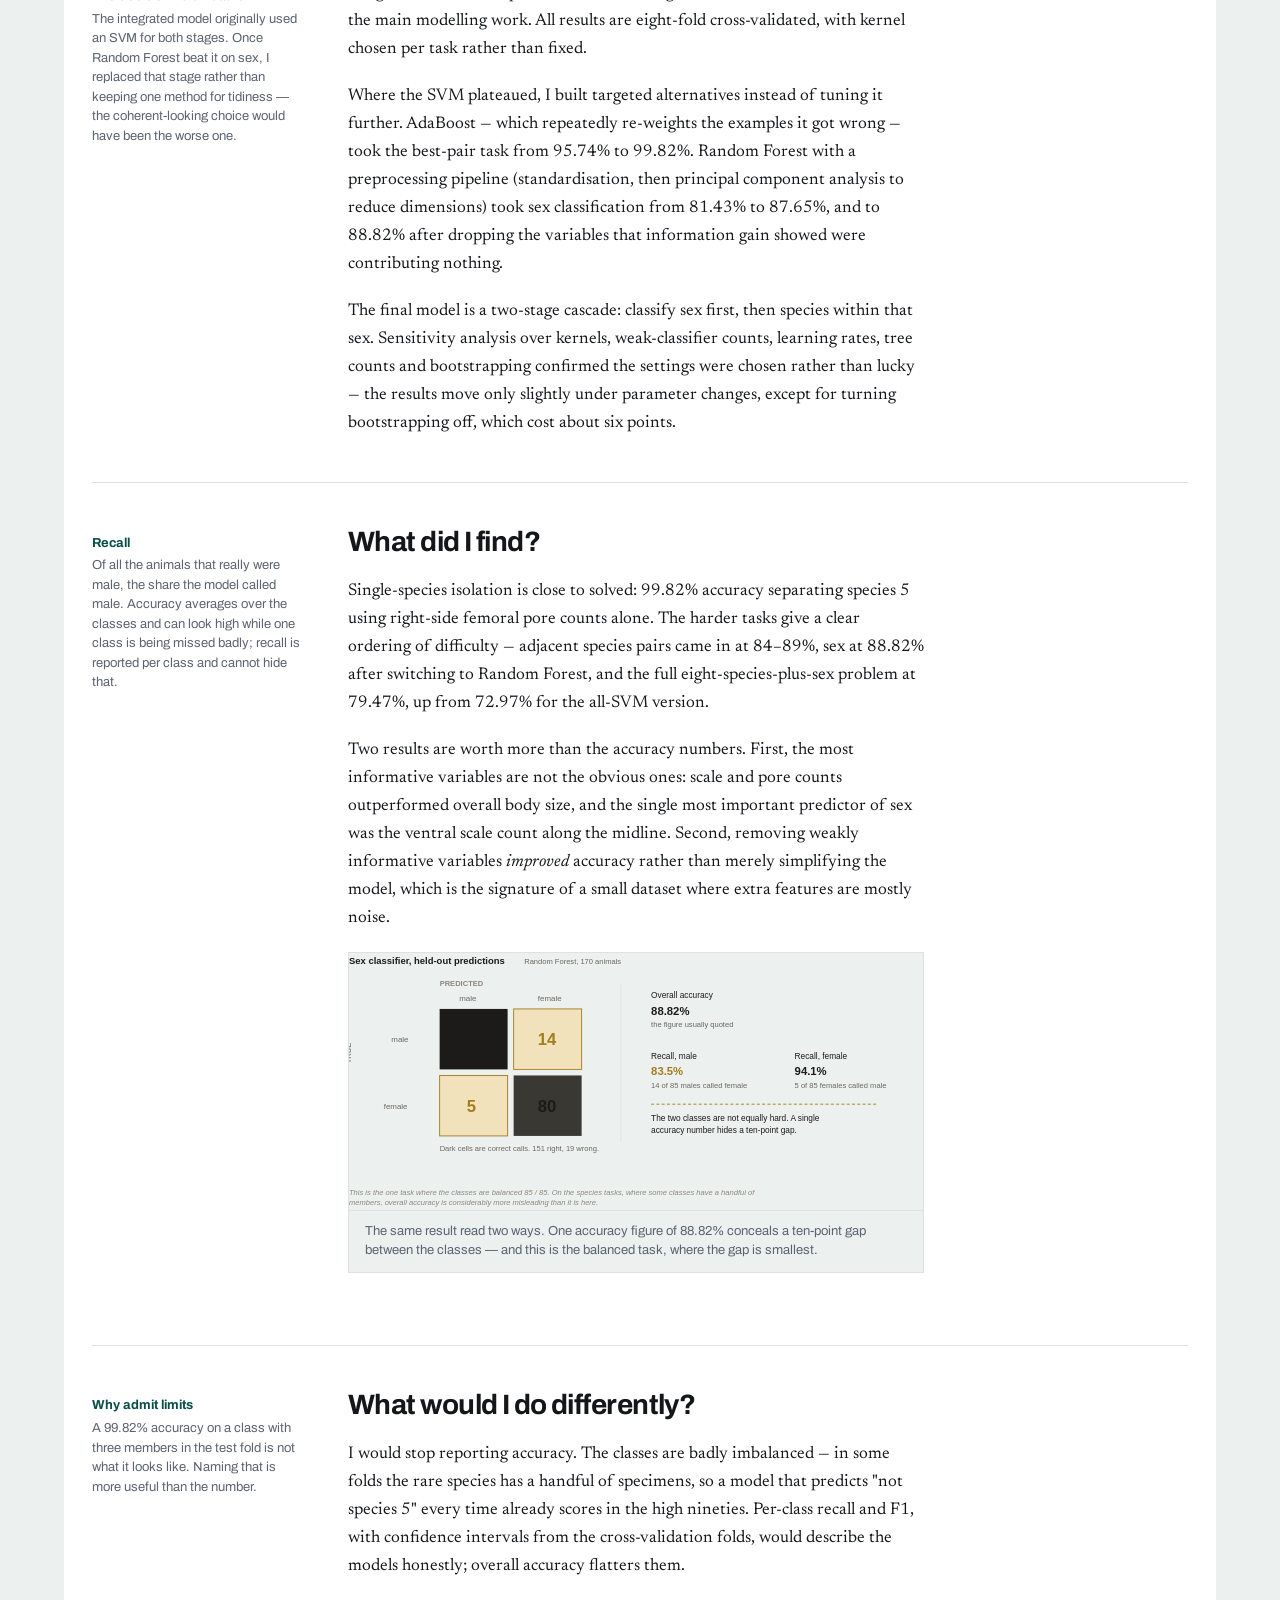
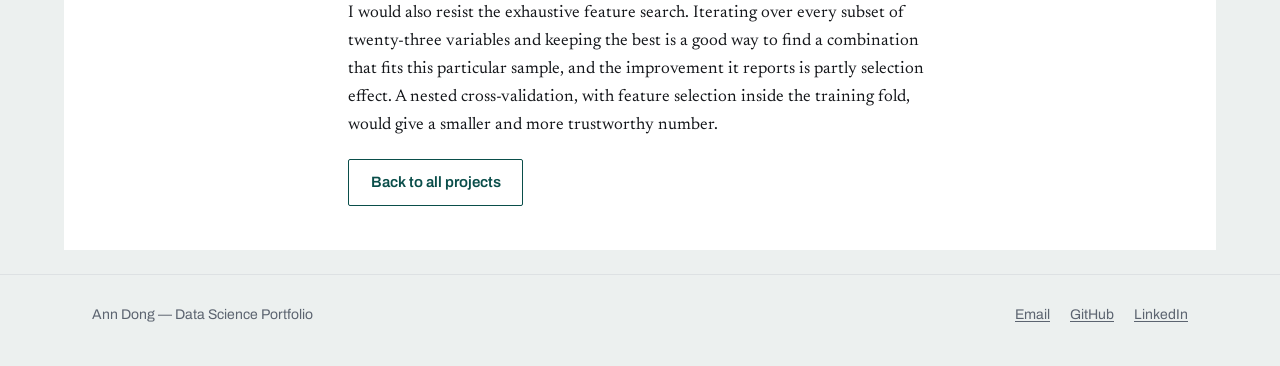
<file: project-3.html>
<!DOCTYPE html>
<html lang="en">
<head>
<meta charset="utf-8">
<meta name="viewport" content="width=device-width, initial-scale=1">
<title>Classifying lizard species from measurements — Ann Dong</title>
<meta name="description" content="Comparing SVM, AdaBoost and Random Forest for distinguishing eight Darevskia lizard species and sex from morphometric data.">
<link rel="preconnect" href="https://fonts.googleapis.com">
<link rel="preconnect" href="https://fonts.gstatic.com" crossorigin>
<link href="https://fonts.googleapis.com/css2?family=Archivo:wght@400;500;600;700;800&family=Newsreader:opsz,wght@6..72,400;6..72,500&display=swap" rel="stylesheet">
<link rel="stylesheet" href="style.css">
</head>
<body>

<header class="site-header">
  <div class="header-inner">
    <a class="wordmark" href="index.html">Ann Dong</a>
    <nav class="nav" aria-label="Main">
      <a href="index.html">Home</a>
      <a href="about.html">About</a>
      <a href="resume.html">Resume</a>
      <a href="projects.html" aria-current="page">Projects</a>
      <a href="writing.html">Writing</a>
      <a href="contact.html">Contact</a>
    </nav>
  </div>
</header>

<main class="sheet">

  <section class="hero">
    <h1>Telling eight lizard species apart from body measurements</h1>
    <p class="lede">These lizards look almost identical and colour is an unreliable guide. Given
      a table of body measurements, can a classifier do better than an expert eye?</p>
  </section>

  <section class="row">
    <div class="gutter">
      <p class="note">
        <span class="term">Tools</span>
        Python, scikit-learn — support vector machines, AdaBoost, Random Forest
      </p>
      <p class="note">
        <span class="term">Timeframe</span>
        Apr – Jun 2025
      </p>
      <p class="note">
        <span class="term">Role</span>
        <span class="todo">[Team of 4 — I owned the SVM models and the sensitivity analysis.
        Confirm before publishing.]</span>
      </p>
    </div>
    <div class="main">
      <figure>
        <img src="project-3.svg" alt="Accuracy by task: the SVM baseline in grey against the targeted alternative model in gold, across seven classification tasks.">
        <figcaption>Grey is the SVM baseline, gold the targeted alternative where I built one.
          The three tasks with two bars are the ones where switching method beat tuning the
          method I already had.</figcaption>
      </figure>
    </div>
  </section>

  <section class="row">
    <div class="gutter">
      <p class="note">
        <span class="term">Morphometric data</span>
        Physical measurements of an animal — body length, head width, scale and pore counts.
        Twenty-three such variables were available per lizard.
      </p>
      <p class="note">
        <span class="term">Kernel</span>
        A support vector machine separates classes with a straight boundary. A kernel is a way
        of bending the space first, so that classes which cannot be separated by a line become
        separable.
      </p>
    </div>
    <div class="main">
      <h2>What was the problem?</h2>
      <p>Eight species of wall lizard in the genus <em>Darevskia</em> are close enough in
        appearance that they cannot be reliably told apart by eye. Females tend to be paler
        than males, but colour judgement varies between observers and does not hold
        consistently, so the field falls back on measuring the animals.</p>
      <p>That leaves an awkward gap: the measurements exist, but knowing which combination of
        twenty-three variables separates which species is not something you can eyeball either.
        Getting it wrong matters, because species identification is what conservation work,
        breeding programmes and population estimates are built on. The task was to find
        numerical criteria — and the harder part, to find criteria that stay honest on a
        dataset of only a few hundred animals.</p>
    </div>
  </section>

  <section class="row">
    <div class="gutter">
      <p class="note">
        <span class="term">Cross-validation</span>
        Splitting the data into eight parts, training on seven and testing on the one held
        back, then rotating. With a small sample this is the only way to get an accuracy
        estimate that is not just a description of the training set.
      </p>
      <p class="note">
        <span class="term">The decision I didn't take</span>
        The integrated model originally used an SVM for both stages. Once Random Forest beat it
        on sex, I replaced that stage rather than keeping one method for tidiness — the
        coherent-looking choice would have been the worse one.
      </p>
    </div>
    <div class="main">
      <h2>What did I build?</h2>
      <p>A support vector machine as the general-purpose backbone, applied across five tasks:
        isolating one species from the rest using a single variable, finding the best pair of
        predictors, classifying sex, separating species that live side by side, and finally
        classifying both species and sex across the whole population. SVMs are designed for
        two-class problems, so extending them to the multi-class cases was the main modelling
        work. All results are eight-fold cross-validated, with kernel chosen per task rather
        than fixed.</p>
      <p>Where the SVM plateaued, I built targeted alternatives instead of tuning it further.
        AdaBoost — which repeatedly re-weights the examples it got wrong — took the best-pair
        task from 95.74% to 99.82%. Random Forest with a preprocessing pipeline
        (standardisation, then principal component analysis to reduce dimensions) took sex
        classification from 81.43% to 87.65%, and to 88.82% after dropping the variables that
        information gain showed were contributing nothing.</p>
      <p>The final model is a two-stage cascade: classify sex first, then species within that
        sex. Sensitivity analysis over kernels, weak-classifier counts, learning rates, tree
        counts and bootstrapping confirmed the settings were chosen rather than lucky — the
        results move only slightly under parameter changes, except for turning bootstrapping
        off, which cost about six points.</p>
    </div>
  </section>

  <section class="row">
    <div class="gutter">
      <p class="note">
        <span class="term">Recall</span>
        Of all the animals that really were male, the share the model called male. Accuracy
        averages over the classes and can look high while one class is being missed badly;
        recall is reported per class and cannot hide that.
      </p>
    </div>
    <div class="main">
      <h2>What did I find?</h2>
      <p>Single-species isolation is close to solved: 99.82% accuracy separating species 5 using
        right-side femoral pore counts alone. The harder tasks give a clear ordering of
        difficulty — adjacent species pairs came in at 84–89%, sex at 88.82% after switching to
        Random Forest, and the full eight-species-plus-sex problem at 79.47%, up from 72.97%
        for the all-SVM version.</p>
      <p>Two results are worth more than the accuracy numbers. First, the most informative
        variables are not the obvious ones: scale and pore counts outperformed overall body
        size, and the single most important predictor of sex was the ventral scale count along
        the midline. Second, removing weakly informative variables <em>improved</em> accuracy
        rather than merely simplifying the model, which is the signature of a small dataset
        where extra features are mostly noise.</p>

      <figure>
        <img src="project-3-results.svg" alt="Two by two confusion matrix for the sex classifier: 71 and 80 correct, 14 and 5 wrong, with per-class recall of 83.5 and 94.1 percent against an overall accuracy of 88.82 percent.">
        <figcaption>The same result read two ways. One accuracy figure of 88.82% conceals a
          ten-point gap between the classes — and this is the balanced task, where the gap is
          smallest.</figcaption>
      </figure>
    </div>
  </section>

  <section class="row">
    <div class="gutter">
      <p class="note">
        <span class="term">Why admit limits</span>
        A 99.82% accuracy on a class with three members in the test fold is not what it looks
        like. Naming that is more useful than the number.
      </p>
    </div>
    <div class="main">
      <h2>What would I do differently?</h2>
      <p>I would stop reporting accuracy. The classes are badly imbalanced — in some folds the
        rare species has a handful of specimens, so a model that predicts "not species 5"
        every time already scores in the high nineties. Per-class recall and F1, with confidence
        intervals from the cross-validation folds, would describe the models honestly; overall
        accuracy flatters them.</p>
      <p>I would also resist the exhaustive feature search. Iterating over every subset of
        twenty-three variables and keeping the best is a good way to find a combination that
        fits this particular sample, and the improvement it reports is partly selection effect.
        A nested cross-validation, with feature selection inside the training fold, would give
        a smaller and more trustworthy number.</p>

      <div class="btn-row">
        <a class="btn btn-ghost" href="projects.html">Back to all projects</a>
      </div>
    </div>
  </section>

</main>

<footer class="site-footer">
  <div class="footer-inner">
    <span>Ann Dong — Data Science Portfolio</span>
    <div class="footer-links">
      <a href="mailto:qiuyandong@ucsb.edu">Email</a>
      <a href="https://github.com/qiuyandong">GitHub</a>
      <a href="https://www.linkedin.com/in/ann-dong-a5a053351/">LinkedIn</a>
    </div>
  </div>
</footer>

</body>
</html>
</file>
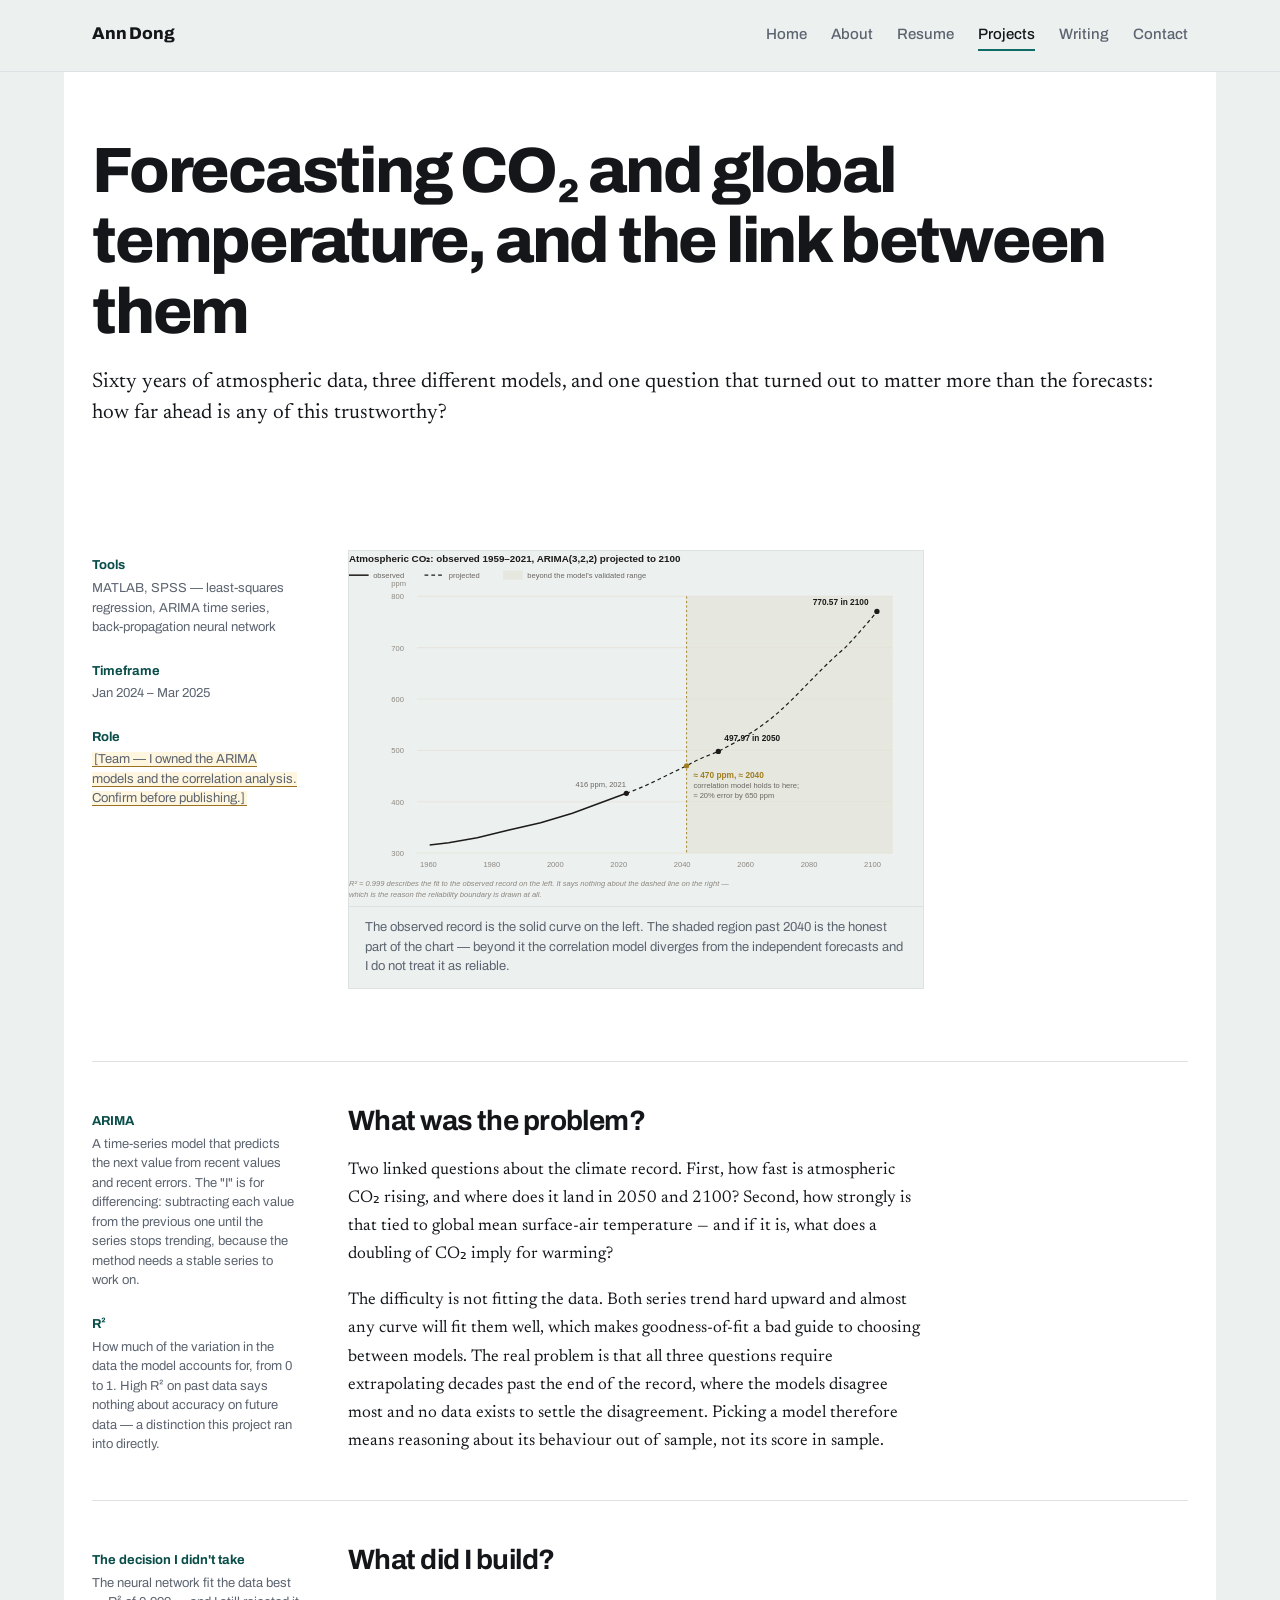
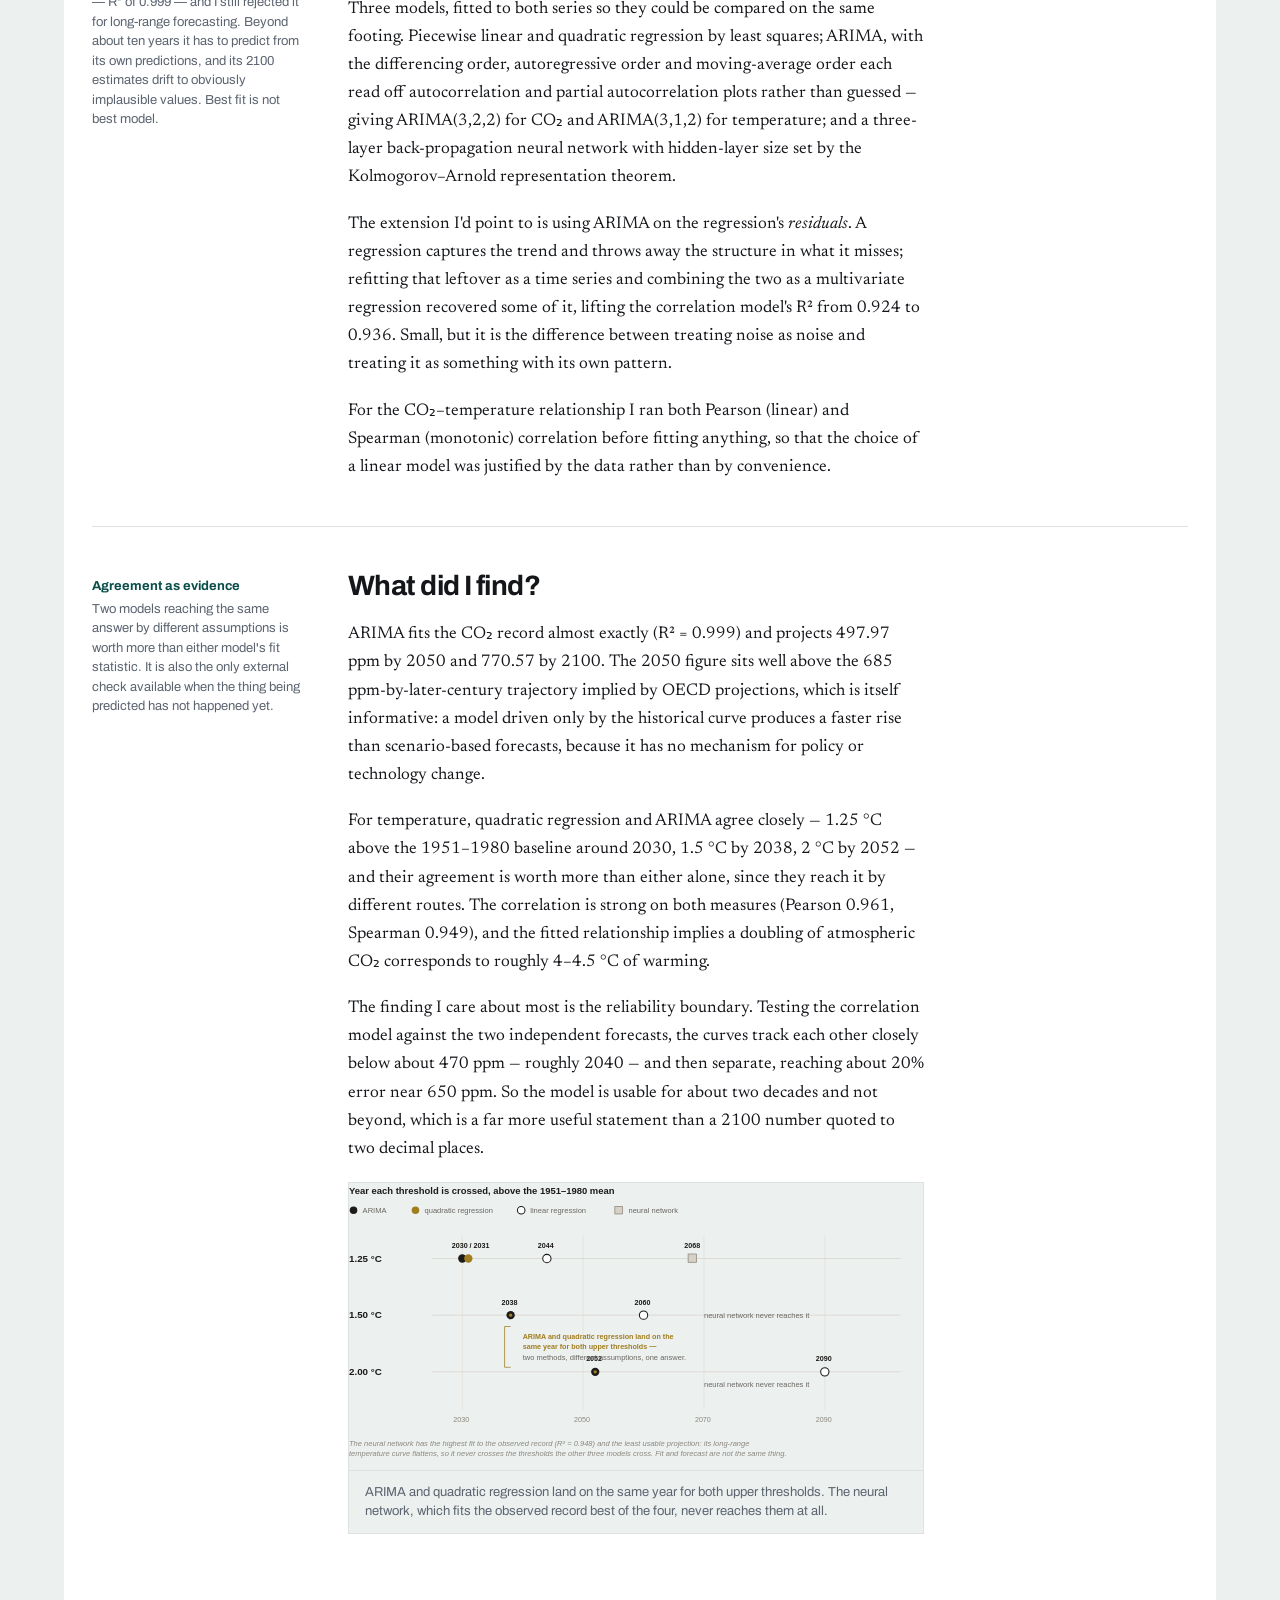
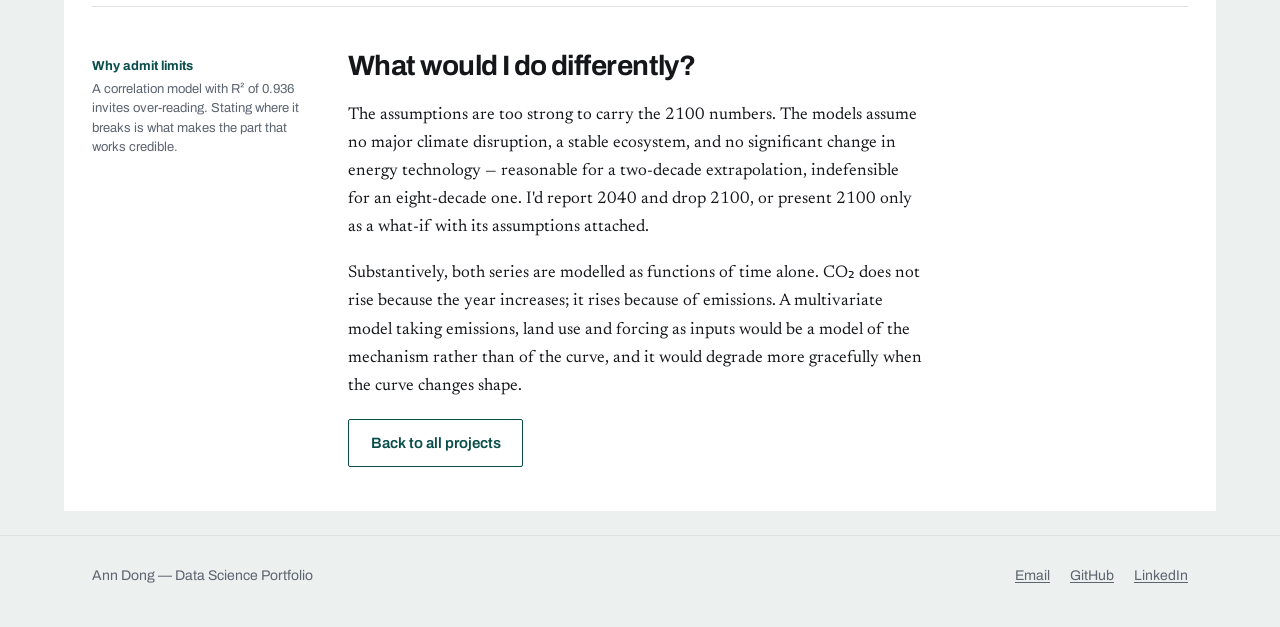
<file: project-4.html>
<!DOCTYPE html>
<html lang="en">
<head>
<meta charset="utf-8">
<meta name="viewport" content="width=device-width, initial-scale=1">
<title>Forecasting CO₂ and global temperature — Ann Dong</title>
<meta name="description" content="Regression, ARIMA and a neural network applied to CO₂ concentration and global mean surface-air temperature, and the correlation between them.">
<link rel="preconnect" href="https://fonts.googleapis.com">
<link rel="preconnect" href="https://fonts.gstatic.com" crossorigin>
<link href="https://fonts.googleapis.com/css2?family=Archivo:wght@400;500;600;700;800&family=Newsreader:opsz,wght@6..72,400;6..72,500&display=swap" rel="stylesheet">
<link rel="stylesheet" href="style.css">
</head>
<body>

<header class="site-header">
  <div class="header-inner">
    <a class="wordmark" href="index.html">Ann Dong</a>
    <nav class="nav" aria-label="Main">
      <a href="index.html">Home</a>
      <a href="about.html">About</a>
      <a href="resume.html">Resume</a>
      <a href="projects.html" aria-current="page">Projects</a>
      <a href="writing.html">Writing</a>
      <a href="contact.html">Contact</a>
    </nav>
  </div>
</header>

<main class="sheet">

  <section class="hero">
    <h1>Forecasting CO₂ and global temperature, and the link between them</h1>
    <p class="lede">Sixty years of atmospheric data, three different models, and one question
      that turned out to matter more than the forecasts: how far ahead is any of this
      trustworthy?</p>
  </section>

  <section class="row">
    <div class="gutter">
      <p class="note">
        <span class="term">Tools</span>
        MATLAB, SPSS — least-squares regression, ARIMA time series, back-propagation neural
        network
      </p>
      <p class="note">
        <span class="term">Timeframe</span>
        Jan 2024 – Mar 2025
      </p>
      <p class="note">
        <span class="term">Role</span>
        <span class="todo">[Team — I owned the ARIMA models and the correlation analysis.
        Confirm before publishing.]</span>
      </p>
    </div>
    <div class="main">
      <figure>
        <img src="project-4.svg" alt="CO2 concentration observed from 1959 to 2021 and projected by ARIMA to 2100, reaching 497.97 ppm in 2050 and 770.57 in 2100, with a reliability boundary drawn at roughly 470 ppm and 2040.">
        <figcaption>The observed record is the solid curve on the left. The shaded region past
          2040 is the honest part of the chart — beyond it the correlation model diverges from
          the independent forecasts and I do not treat it as reliable.</figcaption>
      </figure>
    </div>
  </section>

  <section class="row">
    <div class="gutter">
      <p class="note">
        <span class="term">ARIMA</span>
        A time-series model that predicts the next value from recent values and recent errors.
        The "I" is for differencing: subtracting each value from the previous one until the
        series stops trending, because the method needs a stable series to work on.
      </p>
      <p class="note">
        <span class="term">R²</span>
        How much of the variation in the data the model accounts for, from 0 to 1. High R² on
        past data says nothing about accuracy on future data — a distinction this project ran
        into directly.
      </p>
    </div>
    <div class="main">
      <h2>What was the problem?</h2>
      <p>Two linked questions about the climate record. First, how fast is atmospheric CO₂
        rising, and where does it land in 2050 and 2100? Second, how strongly is that tied to
        global mean surface-air temperature — and if it is, what does a doubling of CO₂ imply
        for warming?</p>
      <p>The difficulty is not fitting the data. Both series trend hard upward and almost any
        curve will fit them well, which makes goodness-of-fit a bad guide to choosing between
        models. The real problem is that all three questions require extrapolating decades past
        the end of the record, where the models disagree most and no data exists to settle the
        disagreement. Picking a model therefore means reasoning about its behaviour out of
        sample, not its score in sample.</p>
    </div>
  </section>

  <section class="row">
    <div class="gutter">
      <p class="note">
        <span class="term">The decision I didn't take</span>
        The neural network fit the data best — R² of 0.999 — and I still rejected it for
        long-range forecasting. Beyond about ten years it has to predict from its own
        predictions, and its 2100 estimates drift to obviously implausible values. Best fit is
        not best model.
      </p>
    </div>
    <div class="main">
      <h2>What did I build?</h2>
      <p>Three models, fitted to both series so they could be compared on the same footing.
        Piecewise linear and quadratic regression by least squares; ARIMA, with the
        differencing order, autoregressive order and moving-average order each read off
        autocorrelation and partial autocorrelation plots rather than guessed — giving
        ARIMA(3,2,2) for CO₂ and ARIMA(3,1,2) for temperature; and a three-layer
        back-propagation neural network with hidden-layer size set by the Kolmogorov–Arnold
        representation theorem.</p>
      <p>The extension I'd point to is using ARIMA on the regression's <em>residuals</em>.
        A regression captures the trend and throws away the structure in what it misses;
        refitting that leftover as a time series and combining the two as a multivariate
        regression recovered some of it, lifting the correlation model's R² from 0.924 to
        0.936. Small, but it is the difference between treating noise as noise and treating it
        as something with its own pattern.</p>
      <p>For the CO₂–temperature relationship I ran both Pearson (linear) and Spearman
        (monotonic) correlation before fitting anything, so that the choice of a linear model
        was justified by the data rather than by convenience.</p>
    </div>
  </section>

  <section class="row">
    <div class="gutter">
      <p class="note">
        <span class="term">Agreement as evidence</span>
        Two models reaching the same answer by different assumptions is worth more than either
        model's fit statistic. It is also the only external check available when the thing
        being predicted has not happened yet.
      </p>
    </div>
    <div class="main">
      <h2>What did I find?</h2>
      <p>ARIMA fits the CO₂ record almost exactly (R² = 0.999) and projects 497.97 ppm by 2050
        and 770.57 by 2100. The 2050 figure sits well above the 685 ppm-by-later-century
        trajectory implied by OECD projections, which is itself informative: a model driven only
        by the historical curve produces a faster rise than scenario-based forecasts, because
        it has no mechanism for policy or technology change.</p>
      <p>For temperature, quadratic regression and ARIMA agree closely — 1.25 °C above the
        1951–1980 baseline around 2030, 1.5 °C by 2038, 2 °C by 2052 — and their agreement is
        worth more than either alone, since they reach it by different routes. The correlation
        is strong on both measures (Pearson 0.961, Spearman 0.949), and the fitted relationship
        implies a doubling of atmospheric CO₂ corresponds to roughly 4–4.5 °C of warming.</p>
      <p>The finding I care about most is the reliability boundary. Testing the correlation
        model against the two independent forecasts, the curves track each other closely below
        about 470 ppm — roughly 2040 — and then separate, reaching about 20% error near 650 ppm.
        So the model is usable for about two decades and not beyond, which is a far more useful
        statement than a 2100 number quoted to two decimal places.</p>

      <figure>
        <img src="project-4-results.svg" alt="Threshold crossing years by model: ARIMA and quadratic regression agree on 2030 to 2031, 2038 and 2052, linear regression is consistently later, and the neural network reaches only the first threshold.">
        <figcaption>ARIMA and quadratic regression land on the same year for both upper
          thresholds. The neural network, which fits the observed record best of the four,
          never reaches them at all.</figcaption>
      </figure>
    </div>
  </section>

  <section class="row">
    <div class="gutter">
      <p class="note">
        <span class="term">Why admit limits</span>
        A correlation model with R² of 0.936 invites over-reading. Stating where it breaks is
        what makes the part that works credible.
      </p>
    </div>
    <div class="main">
      <h2>What would I do differently?</h2>
      <p>The assumptions are too strong to carry the 2100 numbers. The models assume no major
        climate disruption, a stable ecosystem, and no significant change in energy technology
        — reasonable for a two-decade extrapolation, indefensible for an eight-decade one. I'd
        report 2040 and drop 2100, or present 2100 only as a what-if with its assumptions
        attached.</p>
      <p>Substantively, both series are modelled as functions of time alone. CO₂ does not rise
        because the year increases; it rises because of emissions. A multivariate model taking
        emissions, land use and forcing as inputs would be a model of the mechanism rather than
        of the curve, and it would degrade more gracefully when the curve changes shape.</p>

      <div class="btn-row">
        <a class="btn btn-ghost" href="projects.html">Back to all projects</a>
      </div>
    </div>
  </section>

</main>

<footer class="site-footer">
  <div class="footer-inner">
    <span>Ann Dong — Data Science Portfolio</span>
    <div class="footer-links">
      <a href="mailto:qiuyandong@ucsb.edu">Email</a>
      <a href="https://github.com/qiuyandong">GitHub</a>
      <a href="https://www.linkedin.com/in/ann-dong-a5a053351/">LinkedIn</a>
    </div>
  </div>
</footer>

</body>
</html>
</file>
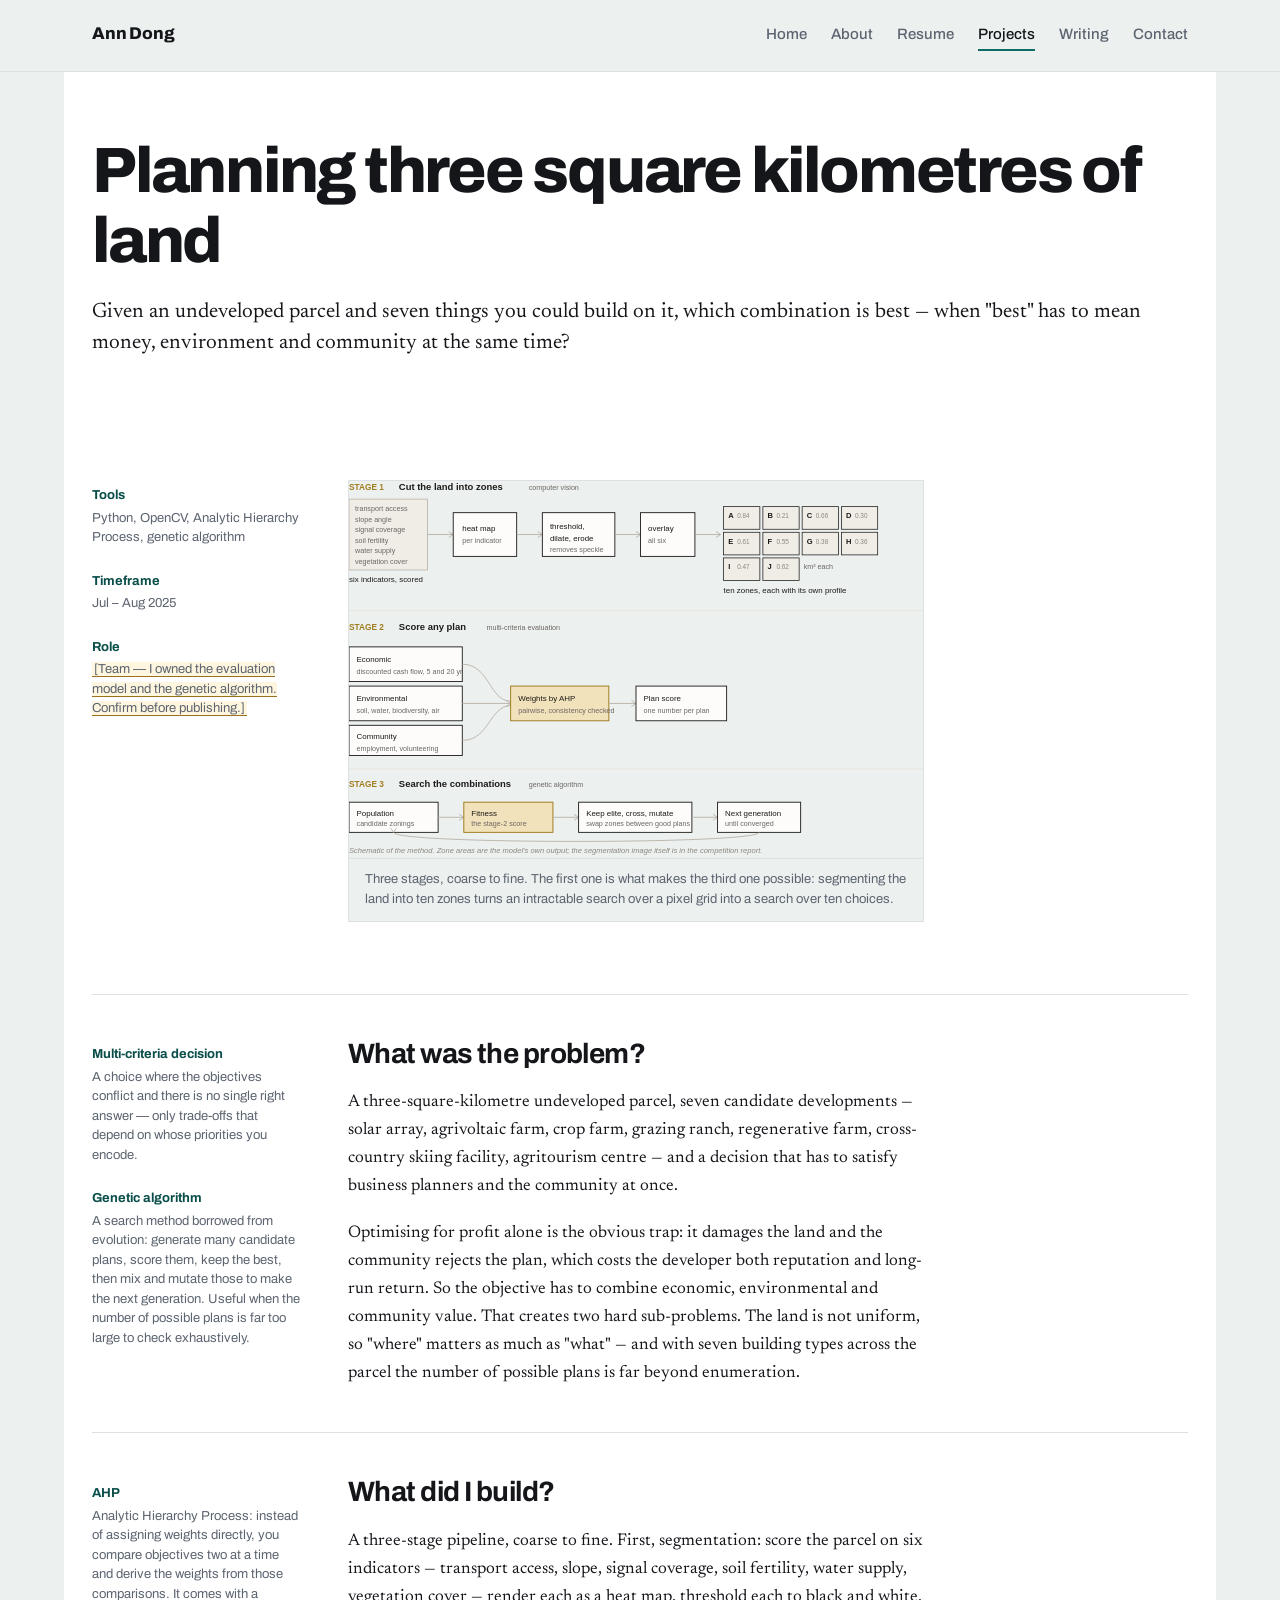
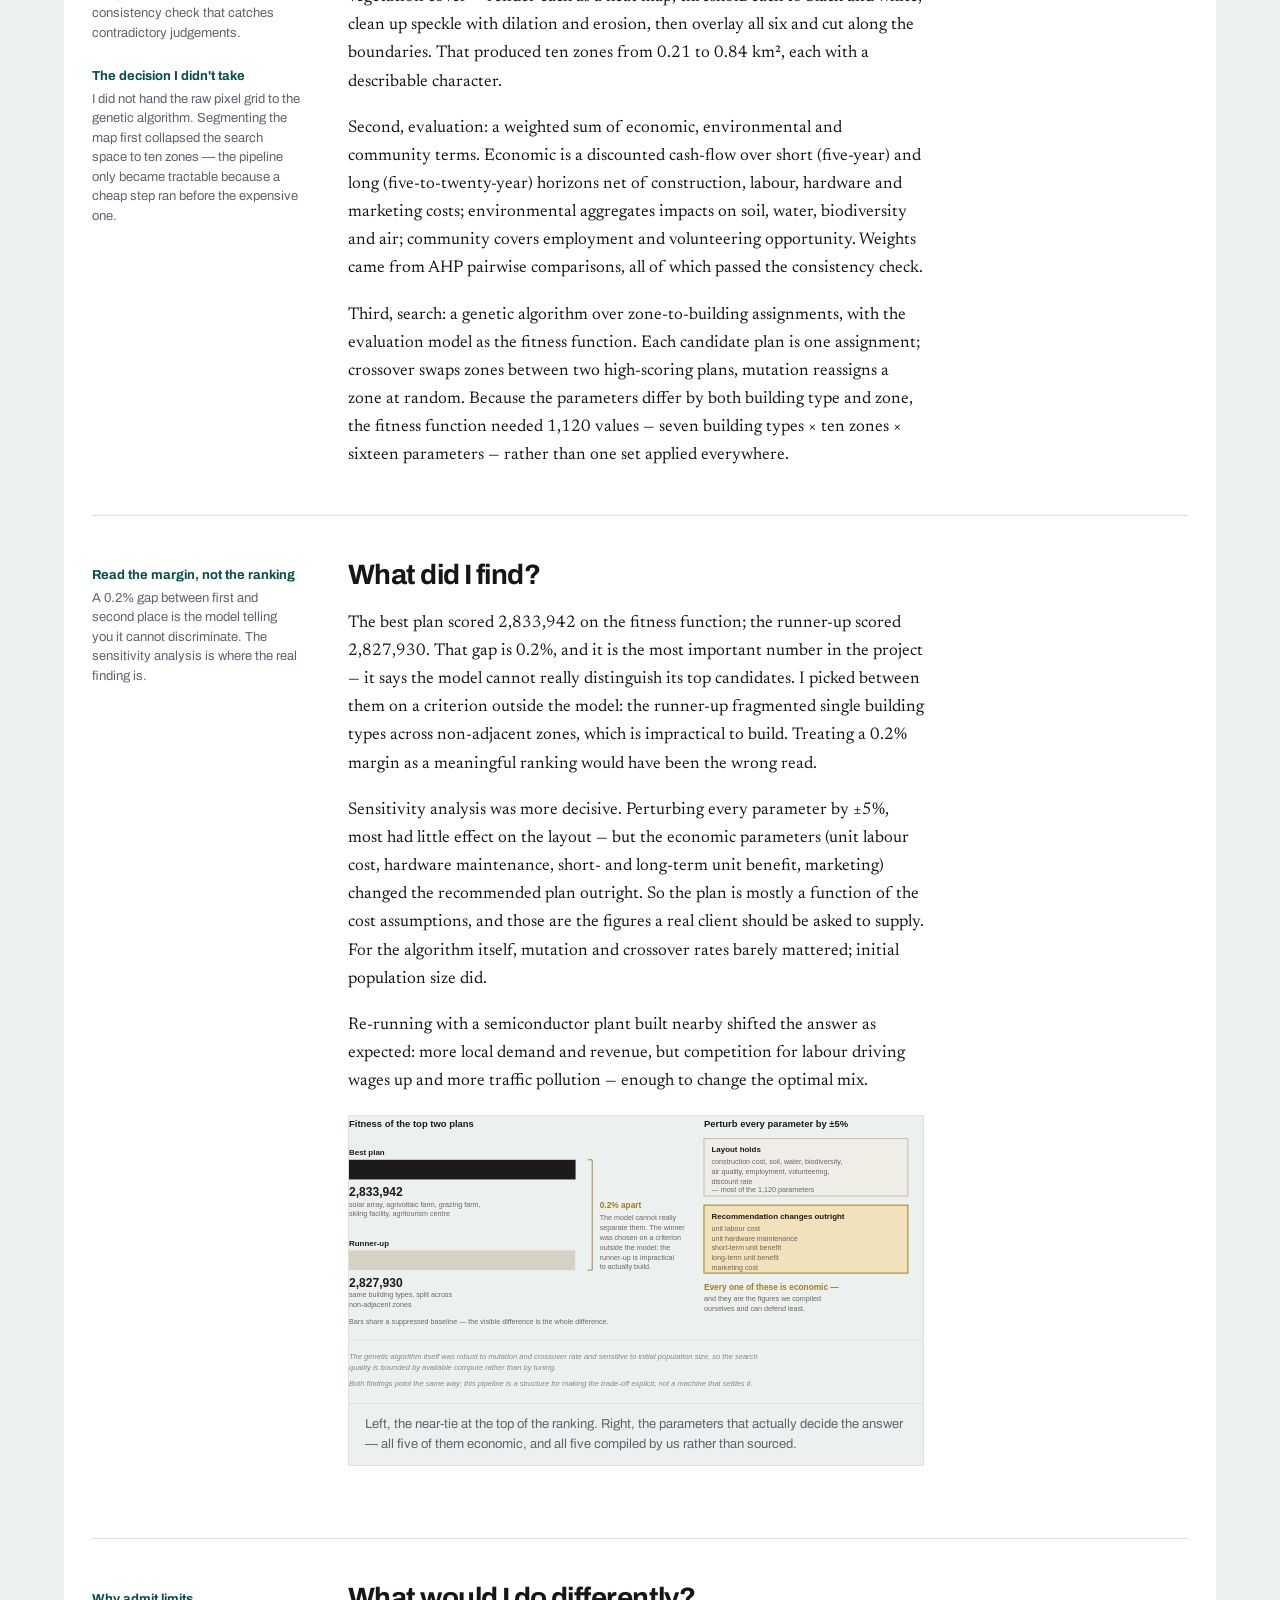
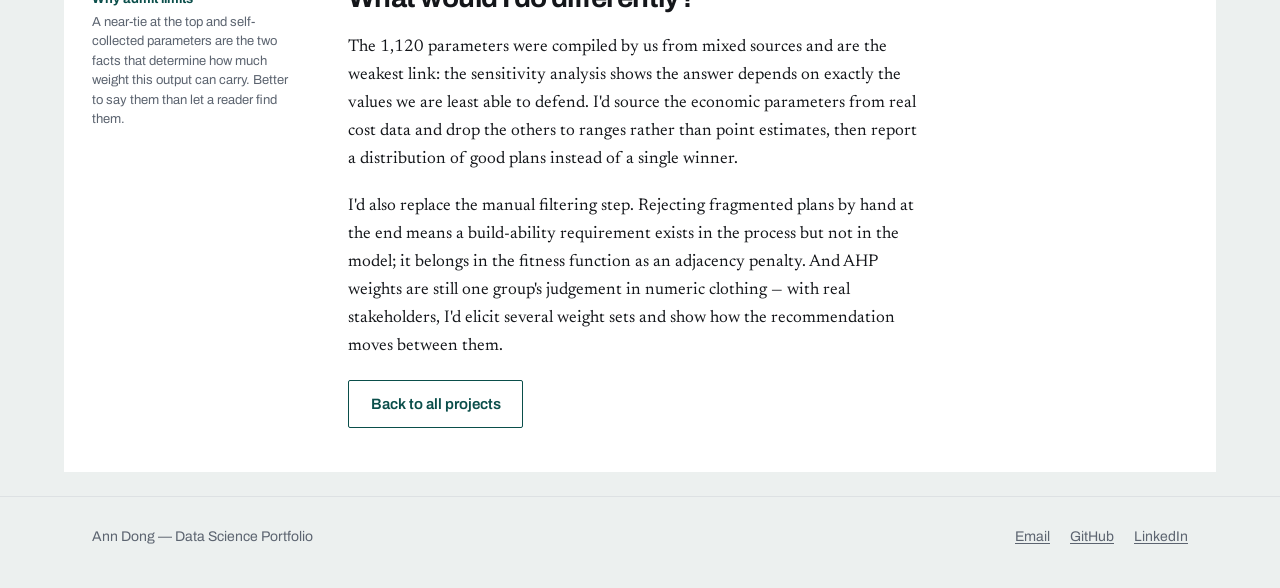
<file: project-5.html>
<!DOCTYPE html>
<html lang="en">
<head>
<meta charset="utf-8">
<meta name="viewport" content="width=device-width, initial-scale=1">
<title>Planning three square kilometres of land — Ann Dong</title>
<meta name="description" content="A three-stage pipeline combining computer-vision map segmentation, multi-criteria evaluation with AHP, and a genetic algorithm for land-use planning.">
<link rel="preconnect" href="https://fonts.googleapis.com">
<link rel="preconnect" href="https://fonts.gstatic.com" crossorigin>
<link href="https://fonts.googleapis.com/css2?family=Archivo:wght@400;500;600;700;800&family=Newsreader:opsz,wght@6..72,400;6..72,500&display=swap" rel="stylesheet">
<link rel="stylesheet" href="style.css">
</head>
<body>

<header class="site-header">
  <div class="header-inner">
    <a class="wordmark" href="index.html">Ann Dong</a>
    <nav class="nav" aria-label="Main">
      <a href="index.html">Home</a>
      <a href="about.html">About</a>
      <a href="resume.html">Resume</a>
      <a href="projects.html" aria-current="page">Projects</a>
      <a href="writing.html">Writing</a>
      <a href="contact.html">Contact</a>
    </nav>
  </div>
</header>

<main class="sheet">

  <section class="hero">
    <h1>Planning three square kilometres of land</h1>
    <p class="lede">Given an undeveloped parcel and seven things you could build on it, which
      combination is best — when "best" has to mean money, environment and community at the
      same time?</p>
  </section>

  <section class="row">
    <div class="gutter">
      <p class="note">
        <span class="term">Tools</span>
        Python, OpenCV, Analytic Hierarchy Process, genetic algorithm
      </p>
      <p class="note">
        <span class="term">Timeframe</span>
        Jul – Aug 2025
      </p>
      <p class="note">
        <span class="term">Role</span>
        <span class="todo">[Team — I owned the evaluation model and the genetic algorithm.
        Confirm before publishing.]</span>
      </p>
    </div>
    <div class="main">
      <figure>
        <img src="project-5.svg" alt="The three-stage pipeline: six indicators become heat maps, are thresholded and cleaned, then overlaid to cut the parcel into ten zones; any zoning plan is scored on economic, environmental and community value with AHP weights; a genetic algorithm searches the combinations using that score as fitness.">
        <figcaption>Three stages, coarse to fine. The first one is what makes the third one
          possible: segmenting the land into ten zones turns an intractable search over a pixel
          grid into a search over ten choices.</figcaption>
      </figure>
    </div>
  </section>

  <section class="row">
    <div class="gutter">
      <p class="note">
        <span class="term">Multi-criteria decision</span>
        A choice where the objectives conflict and there is no single right answer — only
        trade-offs that depend on whose priorities you encode.
      </p>
      <p class="note">
        <span class="term">Genetic algorithm</span>
        A search method borrowed from evolution: generate many candidate plans, score them,
        keep the best, then mix and mutate those to make the next generation. Useful when the
        number of possible plans is far too large to check exhaustively.
      </p>
    </div>
    <div class="main">
      <h2>What was the problem?</h2>
      <p>A three-square-kilometre undeveloped parcel, seven candidate developments — solar
        array, agrivoltaic farm, crop farm, grazing ranch, regenerative farm, cross-country
        skiing facility, agritourism centre — and a decision that has to satisfy business
        planners and the community at once.</p>
      <p>Optimising for profit alone is the obvious trap: it damages the land and the community
        rejects the plan, which costs the developer both reputation and long-run return. So the
        objective has to combine economic, environmental and community value. That creates two
        hard sub-problems. The land is not uniform, so "where" matters as much as "what" — and
        with seven building types across the parcel the number of possible plans is far beyond
        enumeration.</p>
    </div>
  </section>

  <section class="row">
    <div class="gutter">
      <p class="note">
        <span class="term">AHP</span>
        Analytic Hierarchy Process: instead of assigning weights directly, you compare
        objectives two at a time and derive the weights from those comparisons. It comes with a
        consistency check that catches contradictory judgements.
      </p>
      <p class="note">
        <span class="term">The decision I didn't take</span>
        I did not hand the raw pixel grid to the genetic algorithm. Segmenting the map first
        collapsed the search space to ten zones — the pipeline only became tractable because a
        cheap step ran before the expensive one.
      </p>
    </div>
    <div class="main">
      <h2>What did I build?</h2>
      <p>A three-stage pipeline, coarse to fine. First, segmentation: score the parcel on six
        indicators — transport access, slope, signal coverage, soil fertility, water supply,
        vegetation cover — render each as a heat map, threshold each to black and white, clean
        up speckle with dilation and erosion, then overlay all six and cut along the boundaries.
        That produced ten zones from 0.21 to 0.84 km², each with a describable character.</p>
      <p>Second, evaluation: a weighted sum of economic, environmental and community terms.
        Economic is a discounted cash-flow over short (five-year) and long (five-to-twenty-year)
        horizons net of construction, labour, hardware and marketing costs; environmental
        aggregates impacts on soil, water, biodiversity and air; community covers employment
        and volunteering opportunity. Weights came from AHP pairwise comparisons, all of which
        passed the consistency check.</p>
      <p>Third, search: a genetic algorithm over zone-to-building assignments, with the
        evaluation model as the fitness function. Each candidate plan is one assignment;
        crossover swaps zones between two high-scoring plans, mutation reassigns a zone at
        random. Because the parameters differ by both building type and zone, the fitness
        function needed 1,120 values — seven building types × ten zones × sixteen parameters —
        rather than one set applied everywhere.</p>
    </div>
  </section>

  <section class="row">
    <div class="gutter">
      <p class="note">
        <span class="term">Read the margin, not the ranking</span>
        A 0.2% gap between first and second place is the model telling you it cannot
        discriminate. The sensitivity analysis is where the real finding is.
      </p>
    </div>
    <div class="main">
      <h2>What did I find?</h2>
      <p>The best plan scored 2,833,942 on the fitness function; the runner-up scored
        2,827,930. That gap is 0.2%, and it is the most important number in the project — it
        says the model cannot really distinguish its top candidates. I picked between them on
        a criterion outside the model: the runner-up fragmented single building types across
        non-adjacent zones, which is impractical to build. Treating a 0.2% margin as a
        meaningful ranking would have been the wrong read.</p>
      <p>Sensitivity analysis was more decisive. Perturbing every parameter by ±5%, most had
        little effect on the layout — but the economic parameters (unit labour cost, hardware
        maintenance, short- and long-term unit benefit, marketing) changed the recommended plan
        outright. So the plan is mostly a function of the cost assumptions, and those are the
        figures a real client should be asked to supply. For the algorithm itself, mutation and
        crossover rates barely mattered; initial population size did.</p>
      <p>Re-running with a semiconductor plant built nearby shifted the answer as expected:
        more local demand and revenue, but competition for labour driving wages up and more
        traffic pollution — enough to change the optimal mix.</p>

      <figure>
        <img src="project-5-results.svg" alt="The best plan scores 2,833,942 and the runner-up 2,827,930, a gap of 0.2 percent. Under plus or minus five percent perturbation the layout holds against most parameters but changes outright for the five economic ones.">
        <figcaption>Left, the near-tie at the top of the ranking. Right, the parameters that
          actually decide the answer — all five of them economic, and all five compiled by us
          rather than sourced.</figcaption>
      </figure>
    </div>
  </section>

  <section class="row">
    <div class="gutter">
      <p class="note">
        <span class="term">Why admit limits</span>
        A near-tie at the top and self-collected parameters are the two facts that determine how
        much weight this output can carry. Better to say them than let a reader find them.
      </p>
    </div>
    <div class="main">
      <h2>What would I do differently?</h2>
      <p>The 1,120 parameters were compiled by us from mixed sources and are the weakest link:
        the sensitivity analysis shows the answer depends on exactly the values we are least
        able to defend. I'd source the economic parameters from real cost data and drop the
        others to ranges rather than point estimates, then report a distribution of good plans
        instead of a single winner.</p>
      <p>I'd also replace the manual filtering step. Rejecting fragmented plans by hand at the
        end means a build-ability requirement exists in the process but not in the model; it
        belongs in the fitness function as an adjacency penalty. And AHP weights are still one
        group's judgement in numeric clothing — with real stakeholders, I'd elicit several
        weight sets and show how the recommendation moves between them.</p>

      <div class="btn-row">
        <a class="btn btn-ghost" href="projects.html">Back to all projects</a>
      </div>
    </div>
  </section>

</main>

<footer class="site-footer">
  <div class="footer-inner">
    <span>Ann Dong — Data Science Portfolio</span>
    <div class="footer-links">
      <a href="mailto:qiuyandong@ucsb.edu">Email</a>
      <a href="https://github.com/qiuyandong">GitHub</a>
      <a href="https://www.linkedin.com/in/ann-dong-a5a053351/">LinkedIn</a>
    </div>
  </div>
</footer>

</body>
</html>
</file>
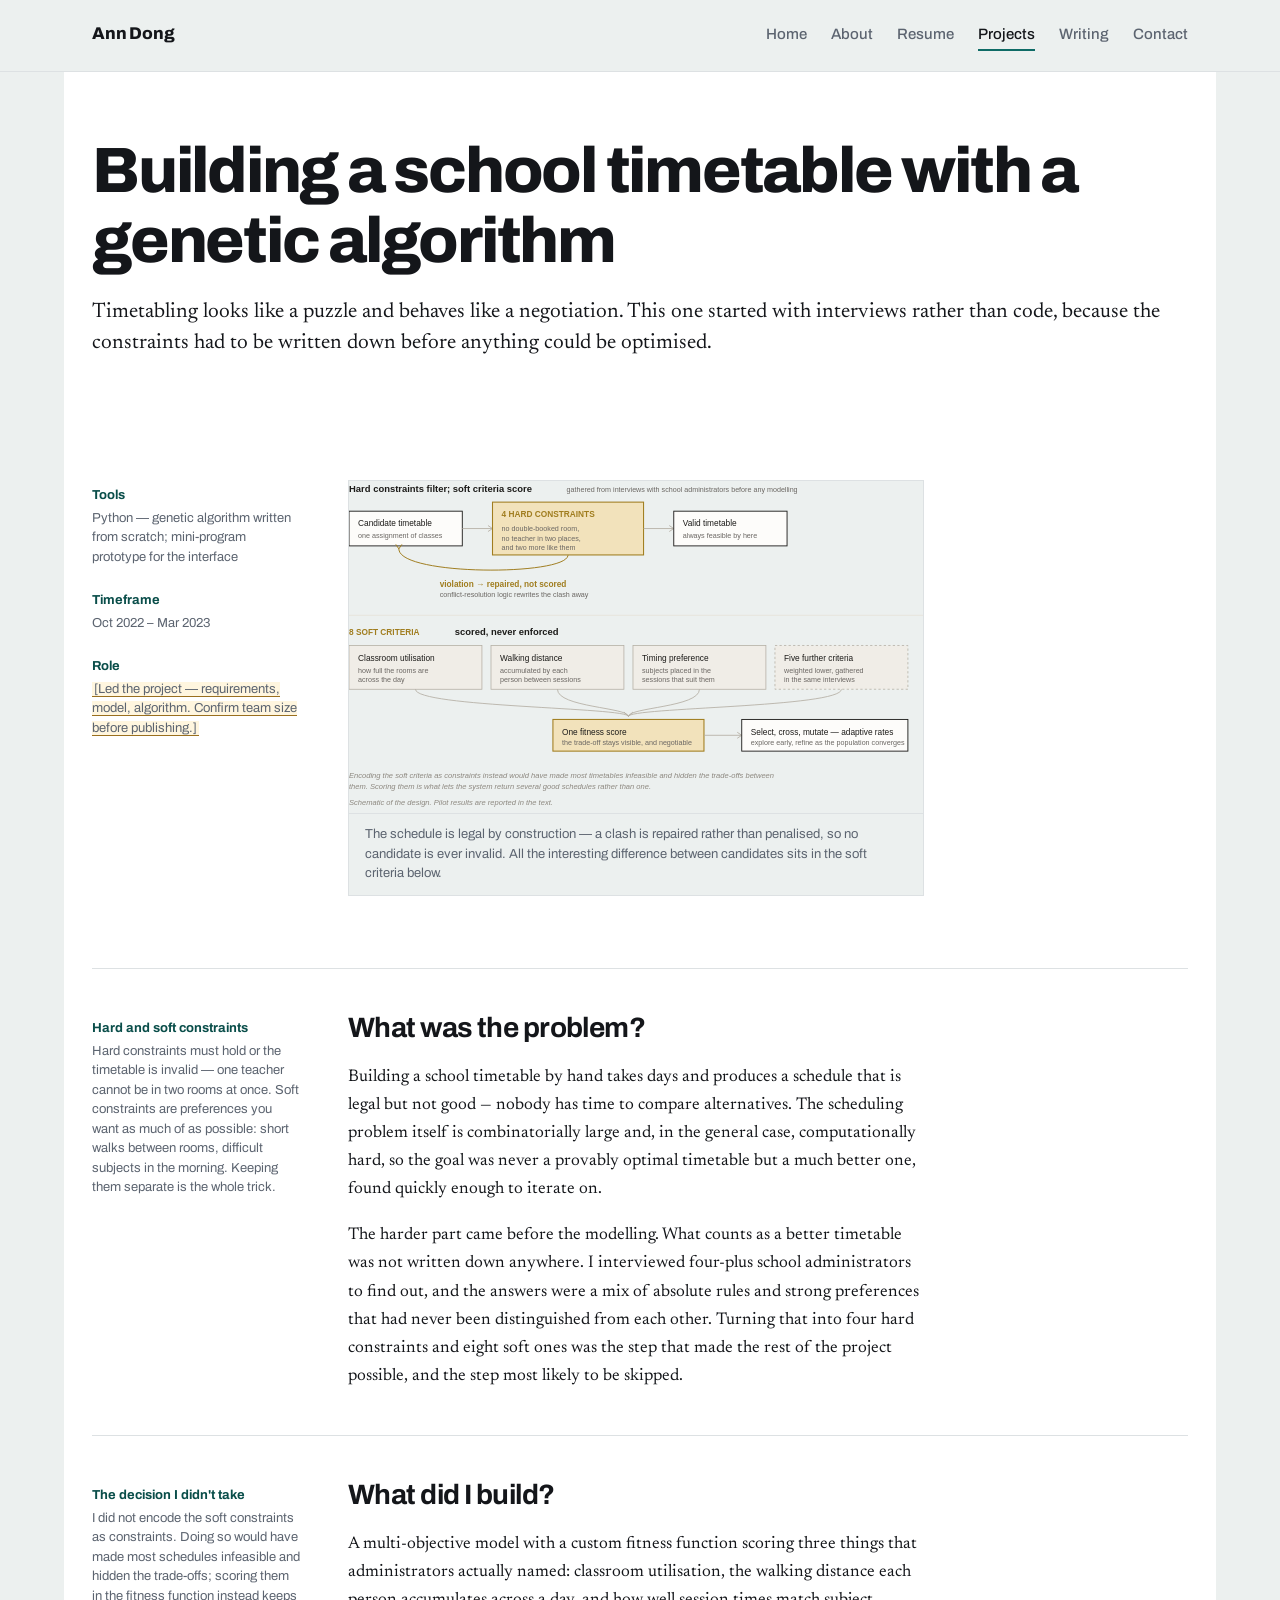
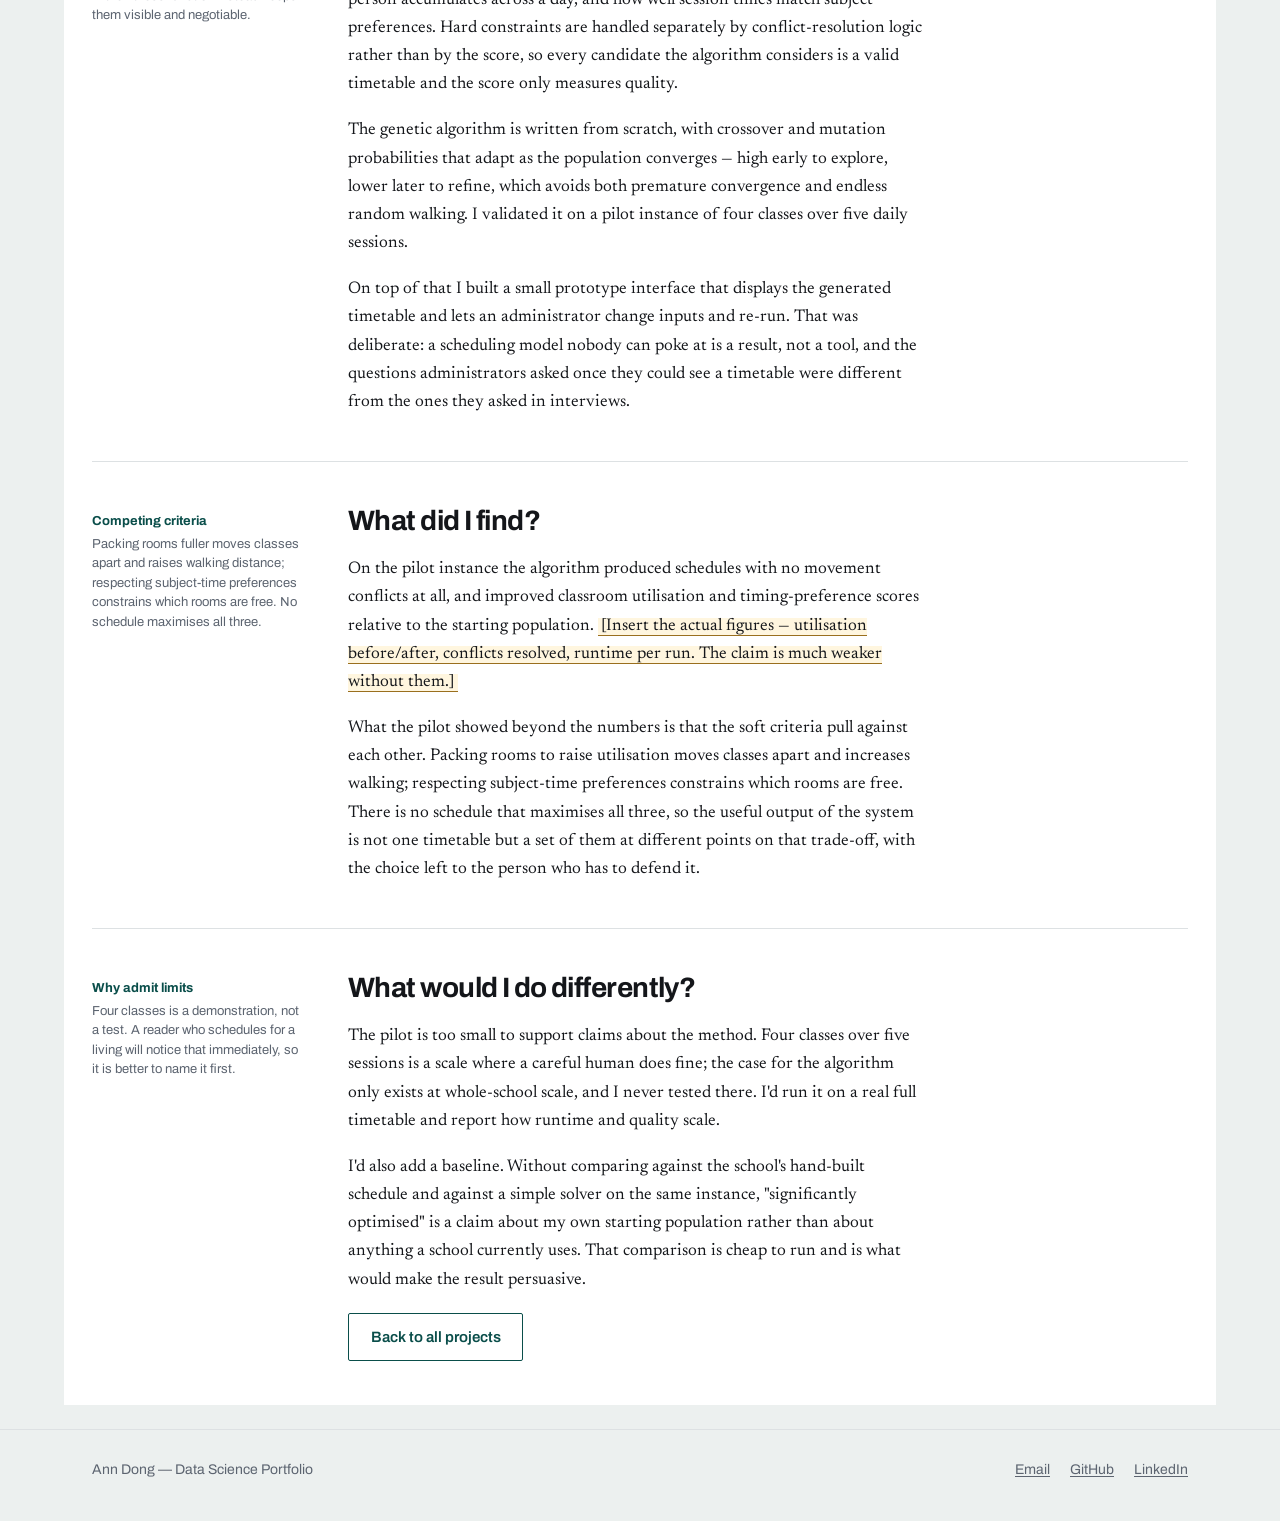
<file: project-6.html>
<!DOCTYPE html>
<html lang="en">
<head>
<meta charset="utf-8">
<meta name="viewport" content="width=device-width, initial-scale=1">
<title>Building a school timetable with a genetic algorithm — Ann Dong</title>
<meta name="description" content="An intelligent course scheduling system: requirements gathered from school administrators, modelled as a multi-objective optimisation and solved with a genetic algorithm.">
<link rel="preconnect" href="https://fonts.googleapis.com">
<link rel="preconnect" href="https://fonts.gstatic.com" crossorigin>
<link href="https://fonts.googleapis.com/css2?family=Archivo:wght@400;500;600;700;800&family=Newsreader:opsz,wght@6..72,400;6..72,500&display=swap" rel="stylesheet">
<link rel="stylesheet" href="style.css">
</head>
<body>

<header class="site-header">
  <div class="header-inner">
    <a class="wordmark" href="index.html">Ann Dong</a>
    <nav class="nav" aria-label="Main">
      <a href="index.html">Home</a>
      <a href="about.html">About</a>
      <a href="resume.html">Resume</a>
      <a href="projects.html" aria-current="page">Projects</a>
      <a href="writing.html">Writing</a>
      <a href="contact.html">Contact</a>
    </nav>
  </div>
</header>

<main class="sheet">

  <section class="hero">
    <h1>Building a school timetable with a genetic algorithm</h1>
    <p class="lede">Timetabling looks like a puzzle and behaves like a negotiation. This one
      started with interviews rather than code, because the constraints had to be written down
      before anything could be optimised.</p>
  </section>

  <section class="row">
    <div class="gutter">
      <p class="note">
        <span class="term">Tools</span>
        Python — genetic algorithm written from scratch; mini-program prototype for the
        interface
      </p>
      <p class="note">
        <span class="term">Timeframe</span>
        Oct 2022 – Mar 2023
      </p>
      <p class="note">
        <span class="term">Role</span>
        <span class="todo">[Led the project — requirements, model, algorithm. Confirm team size
        before publishing.]</span>
      </p>
    </div>
    <div class="main">
      <figure>
        <img src="project-6.svg" alt="Hard constraints are enforced by conflict-resolution logic before scoring, so every candidate is a valid timetable; the eight soft criteria are scored in the fitness function instead of enforced.">
        <figcaption>The schedule is legal by construction — a clash is repaired rather than
          penalised, so no candidate is ever invalid. All the interesting difference between
          candidates sits in the soft criteria below.</figcaption>
      </figure>
    </div>
  </section>

  <section class="row">
    <div class="gutter">
      <p class="note">
        <span class="term">Hard and soft constraints</span>
        Hard constraints must hold or the timetable is invalid — one teacher cannot be in two
        rooms at once. Soft constraints are preferences you want as much of as possible: short
        walks between rooms, difficult subjects in the morning. Keeping them separate is the
        whole trick.
      </p>
    </div>
    <div class="main">
      <h2>What was the problem?</h2>
      <p>Building a school timetable by hand takes days and produces a schedule that is legal
        but not good — nobody has time to compare alternatives. The scheduling problem itself is
        combinatorially large and, in the general case, computationally hard, so the goal was
        never a provably optimal timetable but a much better one, found quickly enough to
        iterate on.</p>
      <p>The harder part came before the modelling. What counts as a better timetable was not
        written down anywhere. I interviewed four-plus school administrators to find out, and
        the answers were a mix of absolute rules and strong preferences that had never been
        distinguished from each other. Turning that into four hard constraints and eight soft
        ones was the step that made the rest of the project possible, and the step most likely
        to be skipped.</p>
    </div>
  </section>

  <section class="row">
    <div class="gutter">
      <p class="note">
        <span class="term">The decision I didn't take</span>
        I did not encode the soft constraints as constraints. Doing so would have made most
        schedules infeasible and hidden the trade-offs; scoring them in the fitness function
        instead keeps them visible and negotiable.
      </p>
    </div>
    <div class="main">
      <h2>What did I build?</h2>
      <p>A multi-objective model with a custom fitness function scoring three things that
        administrators actually named: classroom utilisation, the walking distance each person
        accumulates across a day, and how well session times match subject preferences. Hard
        constraints are handled separately by conflict-resolution logic rather than by the
        score, so every candidate the algorithm considers is a valid timetable and the score
        only measures quality.</p>
      <p>The genetic algorithm is written from scratch, with crossover and mutation
        probabilities that adapt as the population converges — high early to explore, lower
        later to refine, which avoids both premature convergence and endless random walking. I
        validated it on a pilot instance of four classes over five daily sessions.</p>
      <p>On top of that I built a small prototype interface that displays the generated
        timetable and lets an administrator change inputs and re-run. That was deliberate: a
        scheduling model nobody can poke at is a result, not a tool, and the questions
        administrators asked once they could see a timetable were different from the ones they
        asked in interviews.</p>
    </div>
  </section>

  <section class="row">
    <div class="gutter">
      <p class="note">
        <span class="term">Competing criteria</span>
        Packing rooms fuller moves classes apart and raises walking distance; respecting
        subject-time preferences constrains which rooms are free. No schedule maximises all
        three.
      </p>
    </div>
    <div class="main">
      <h2>What did I find?</h2>
      <p>On the pilot instance the algorithm produced schedules with no movement conflicts at
        all, and improved classroom utilisation and timing-preference scores relative to the
        starting population. <span class="todo">[Insert the actual figures — utilisation
        before/after, conflicts resolved, runtime per run. The claim is much weaker without
        them.]</span></p>
      <p>What the pilot showed beyond the numbers is that the soft criteria pull against each
        other. Packing rooms to raise utilisation moves classes apart and increases walking;
        respecting subject-time preferences constrains which rooms are free. There is no
        schedule that maximises all three, so the useful output of the system is not one
        timetable but a set of them at different points on that trade-off, with the choice left
        to the person who has to defend it.</p>

    </div>
  </section>

  <section class="row">
    <div class="gutter">
      <p class="note">
        <span class="term">Why admit limits</span>
        Four classes is a demonstration, not a test. A reader who schedules for a living will
        notice that immediately, so it is better to name it first.
      </p>
    </div>
    <div class="main">
      <h2>What would I do differently?</h2>
      <p>The pilot is too small to support claims about the method. Four classes over five
        sessions is a scale where a careful human does fine; the case for the algorithm only
        exists at whole-school scale, and I never tested there. I'd run it on a real full
        timetable and report how runtime and quality scale.</p>
      <p>I'd also add a baseline. Without comparing against the school's hand-built schedule
        and against a simple solver on the same instance, "significantly optimised" is a claim
        about my own starting population rather than about anything a school currently uses.
        That comparison is cheap to run and is what would make the result persuasive.</p>

      <div class="btn-row">
        <a class="btn btn-ghost" href="projects.html">Back to all projects</a>
      </div>
    </div>
  </section>

</main>

<footer class="site-footer">
  <div class="footer-inner">
    <span>Ann Dong — Data Science Portfolio</span>
    <div class="footer-links">
      <a href="mailto:qiuyandong@ucsb.edu">Email</a>
      <a href="https://github.com/qiuyandong">GitHub</a>
      <a href="https://www.linkedin.com/in/ann-dong-a5a053351/">LinkedIn</a>
    </div>
  </div>
</footer>

</body>
</html>
</file>
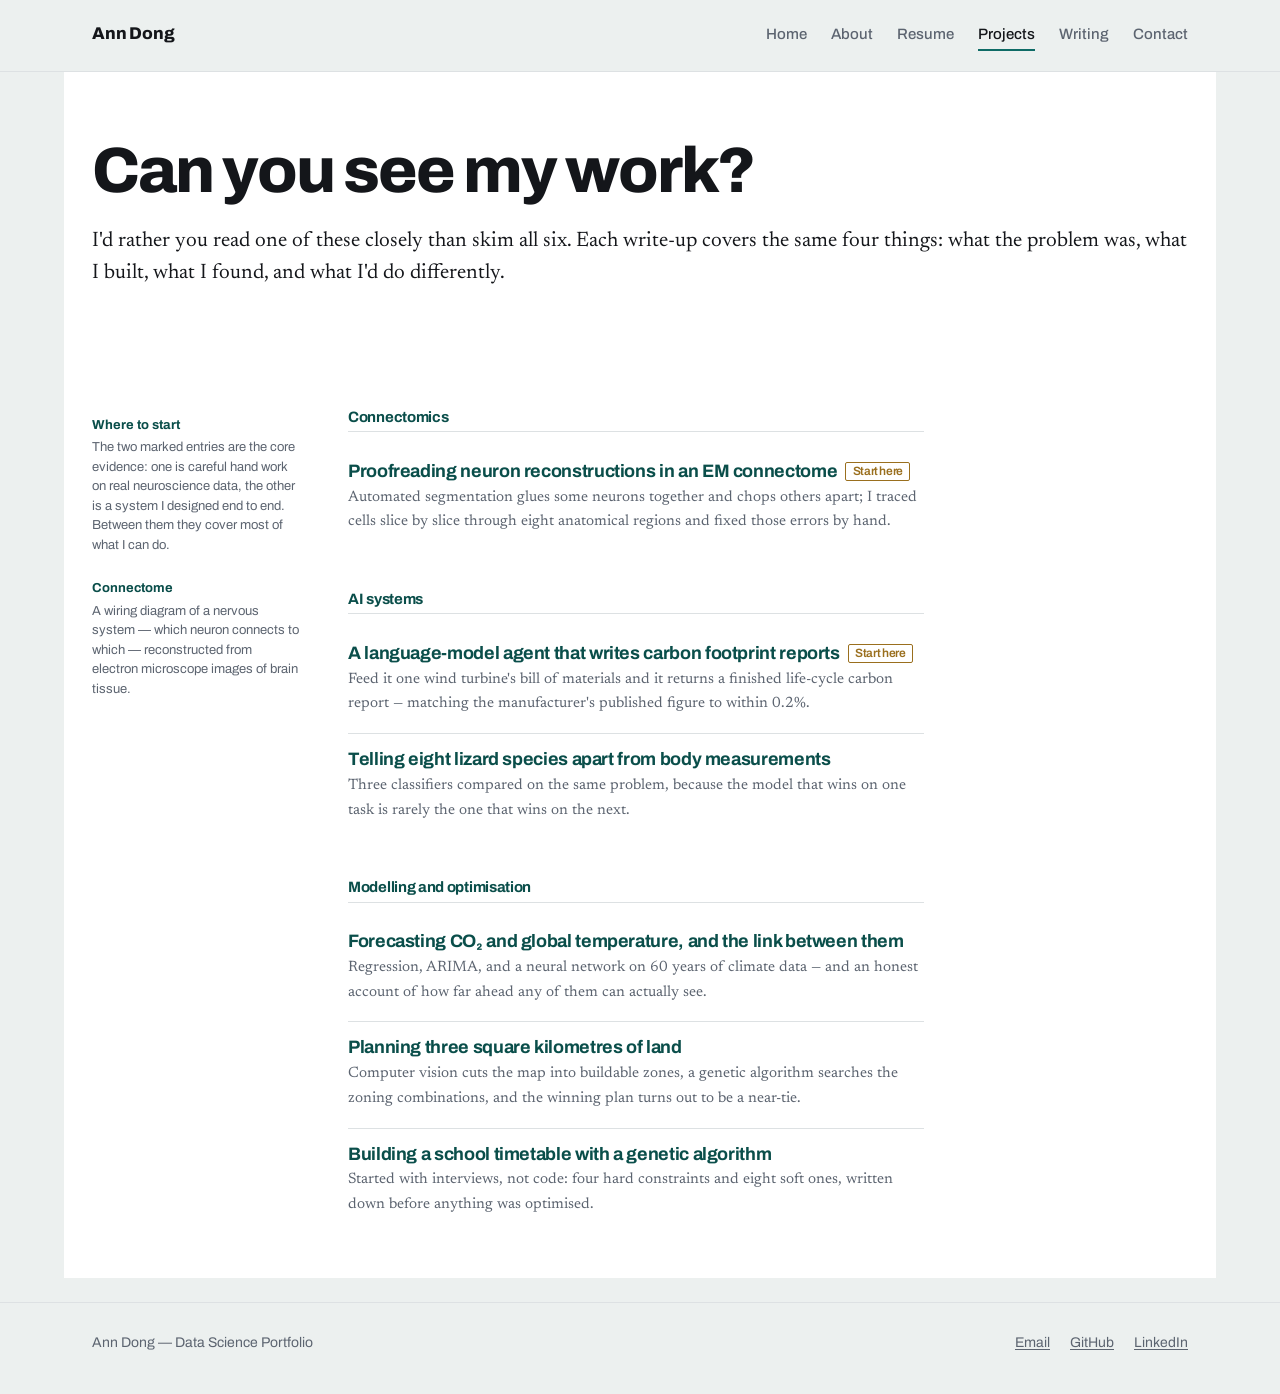
<file: projects.html>
<!DOCTYPE html>
<html lang="en">
<head>
<meta charset="utf-8">
<meta name="viewport" content="width=device-width, initial-scale=1">
<title>Projects — Ann Dong</title>
<meta name="description" content="Connectome proofreading, machine learning, and optimisation projects by Ann Dong.">
<link rel="preconnect" href="https://fonts.googleapis.com">
<link rel="preconnect" href="https://fonts.gstatic.com" crossorigin>
<link href="https://fonts.googleapis.com/css2?family=Archivo:wght@400;500;600;700;800&family=Newsreader:opsz,wght@6..72,400;6..72,500&display=swap" rel="stylesheet">
<link rel="stylesheet" href="style.css">
</head>
<body>

<header class="site-header">
  <div class="header-inner">
    <a class="wordmark" href="index.html">Ann Dong</a>
    <nav class="nav" aria-label="Main">
      <a href="index.html">Home</a>
      <a href="about.html">About</a>
      <a href="resume.html">Resume</a>
      <a href="projects.html" aria-current="page">Projects</a>
      <a href="writing.html">Writing</a>
      <a href="contact.html">Contact</a>
    </nav>
  </div>
</header>

<main class="sheet">

  <section class="hero">
    <h1>Can you see my work?</h1>
    <p class="lede">I'd rather you read one of these closely than skim all six.
      Each write-up covers the same four things: what the problem was, what I built,
      what I found, and what I'd do differently.</p>
  </section>

  <section class="row">
    <div class="gutter">
      <p class="note">
        <span class="term">Where to start</span>
        The two marked entries are the core evidence: one is careful hand work on real
        neuroscience data, the other is a system I designed end to end. Between them they
        cover most of what I can do.
      </p>
      <p class="note">
        <span class="term">Connectome</span>
        A wiring diagram of a nervous system — which neuron connects to which — reconstructed
        from electron microscope images of brain tissue.
      </p>
    </div>
    <div class="main">

      <div class="project-group">
        <h3>Connectomics</h3>

        <a class="project-item" href="project-1.html">
          <h4>Proofreading neuron reconstructions in an EM connectome<span class="tag">Start here</span></h4>
          <p>Automated segmentation glues some neurons together and chops others apart; I traced
            cells slice by slice through eight anatomical regions and fixed those errors by hand.</p>
        </a>
      </div>

      <div class="project-group">
        <h3>AI systems</h3>

        <a class="project-item" href="project-2.html">
          <h4>A language-model agent that writes carbon footprint reports<span class="tag">Start here</span></h4>
          <p>Feed it one wind turbine's bill of materials and it returns a finished life-cycle
            carbon report — matching the manufacturer's published figure to within 0.2%.</p>
        </a>

        <a class="project-item" href="project-3.html">
          <h4>Telling eight lizard species apart from body measurements</h4>
          <p>Three classifiers compared on the same problem, because the model that wins on one
            task is rarely the one that wins on the next.</p>
        </a>
      </div>

      <div class="project-group">
        <h3>Modelling and optimisation</h3>

        <a class="project-item" href="project-4.html">
          <h4>Forecasting CO₂ and global temperature, and the link between them</h4>
          <p>Regression, ARIMA, and a neural network on 60 years of climate data — and an honest
            account of how far ahead any of them can actually see.</p>
        </a>

        <a class="project-item" href="project-5.html">
          <h4>Planning three square kilometres of land</h4>
          <p>Computer vision cuts the map into buildable zones, a genetic algorithm searches the
            zoning combinations, and the winning plan turns out to be a near-tie.</p>
        </a>

        <a class="project-item" href="project-6.html">
          <h4>Building a school timetable with a genetic algorithm</h4>
          <p>Started with interviews, not code: four hard constraints and eight soft ones, written
            down before anything was optimised.</p>
        </a>
      </div>

    </div>
  </section>

</main>

<footer class="site-footer">
  <div class="footer-inner">
    <span>Ann Dong — Data Science Portfolio</span>
    <div class="footer-links">
      <a href="mailto:qiuyandong@ucsb.edu">Email</a>
      <a href="https://github.com/qiuyandong">GitHub</a>
      <a href="https://www.linkedin.com/in/ann-dong-a5a053351/">LinkedIn</a>
    </div>
  </div>
</footer>

</body>
</html>
</file>
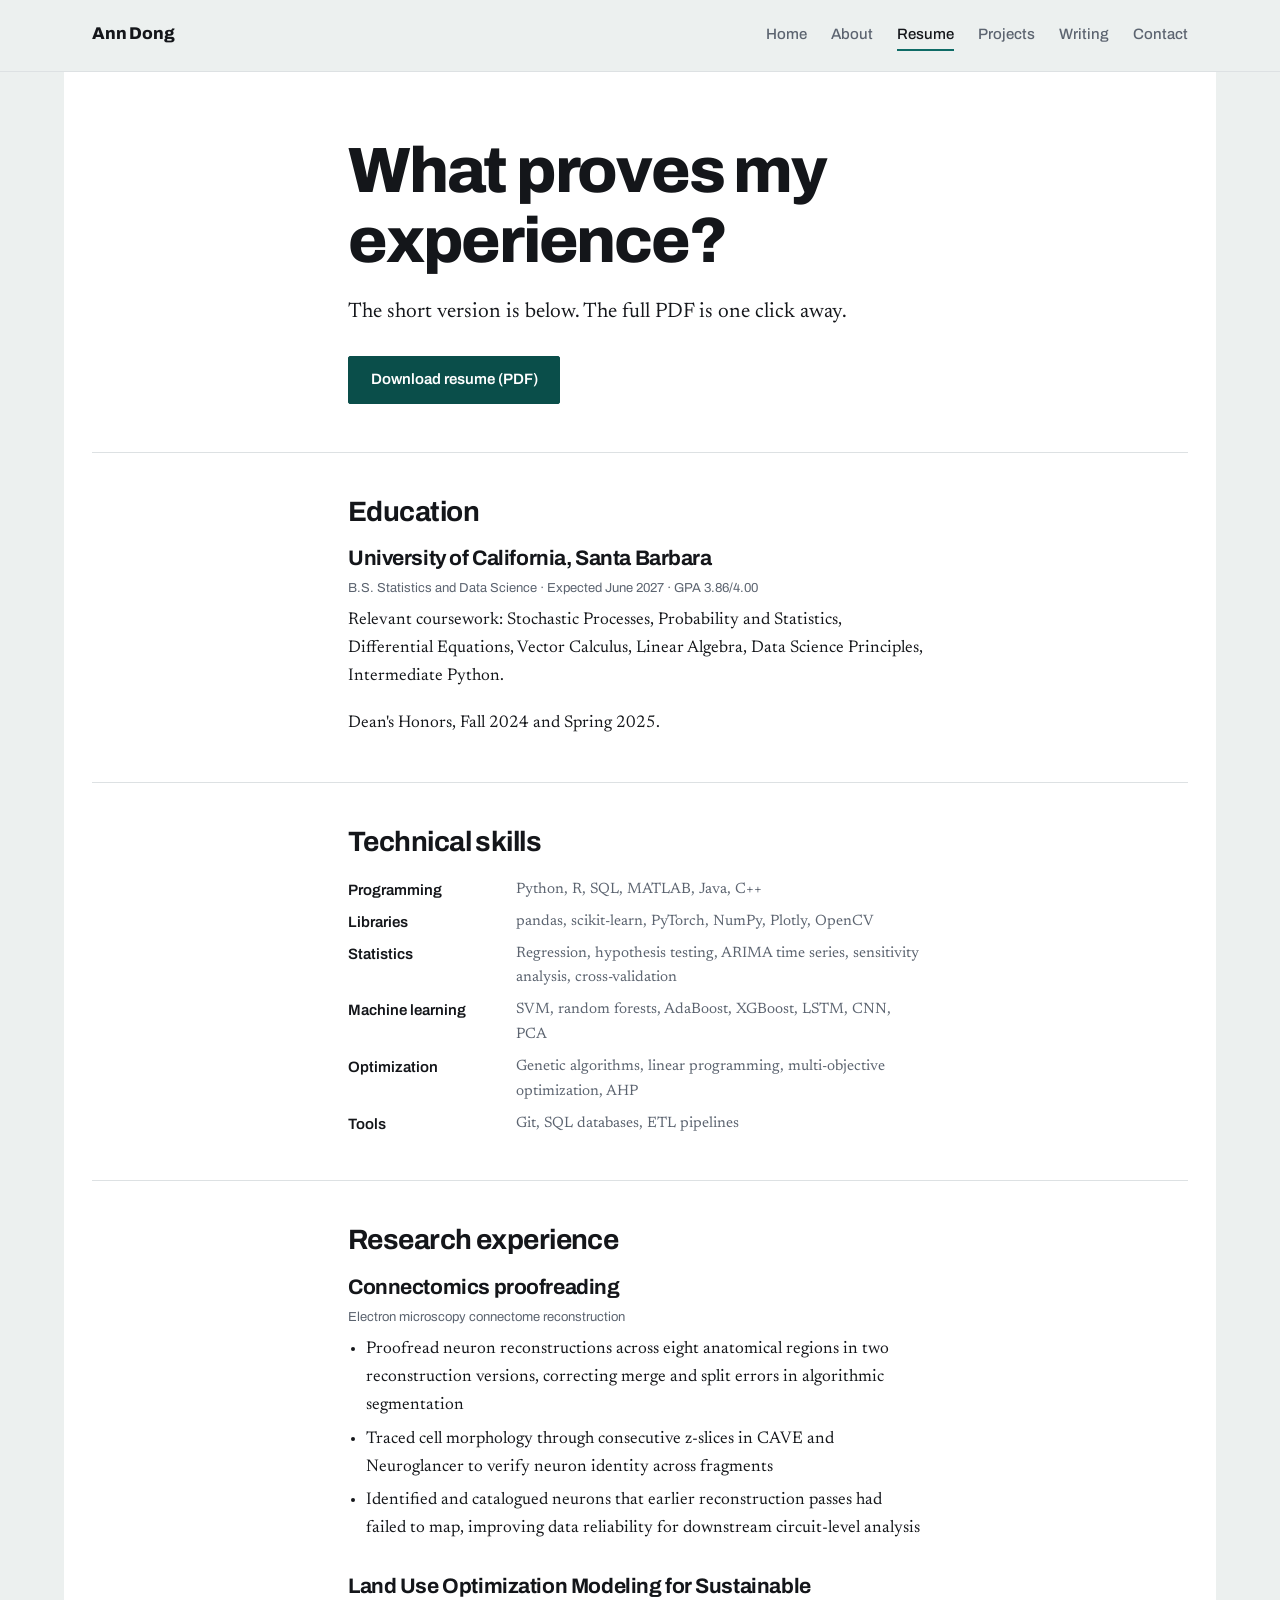
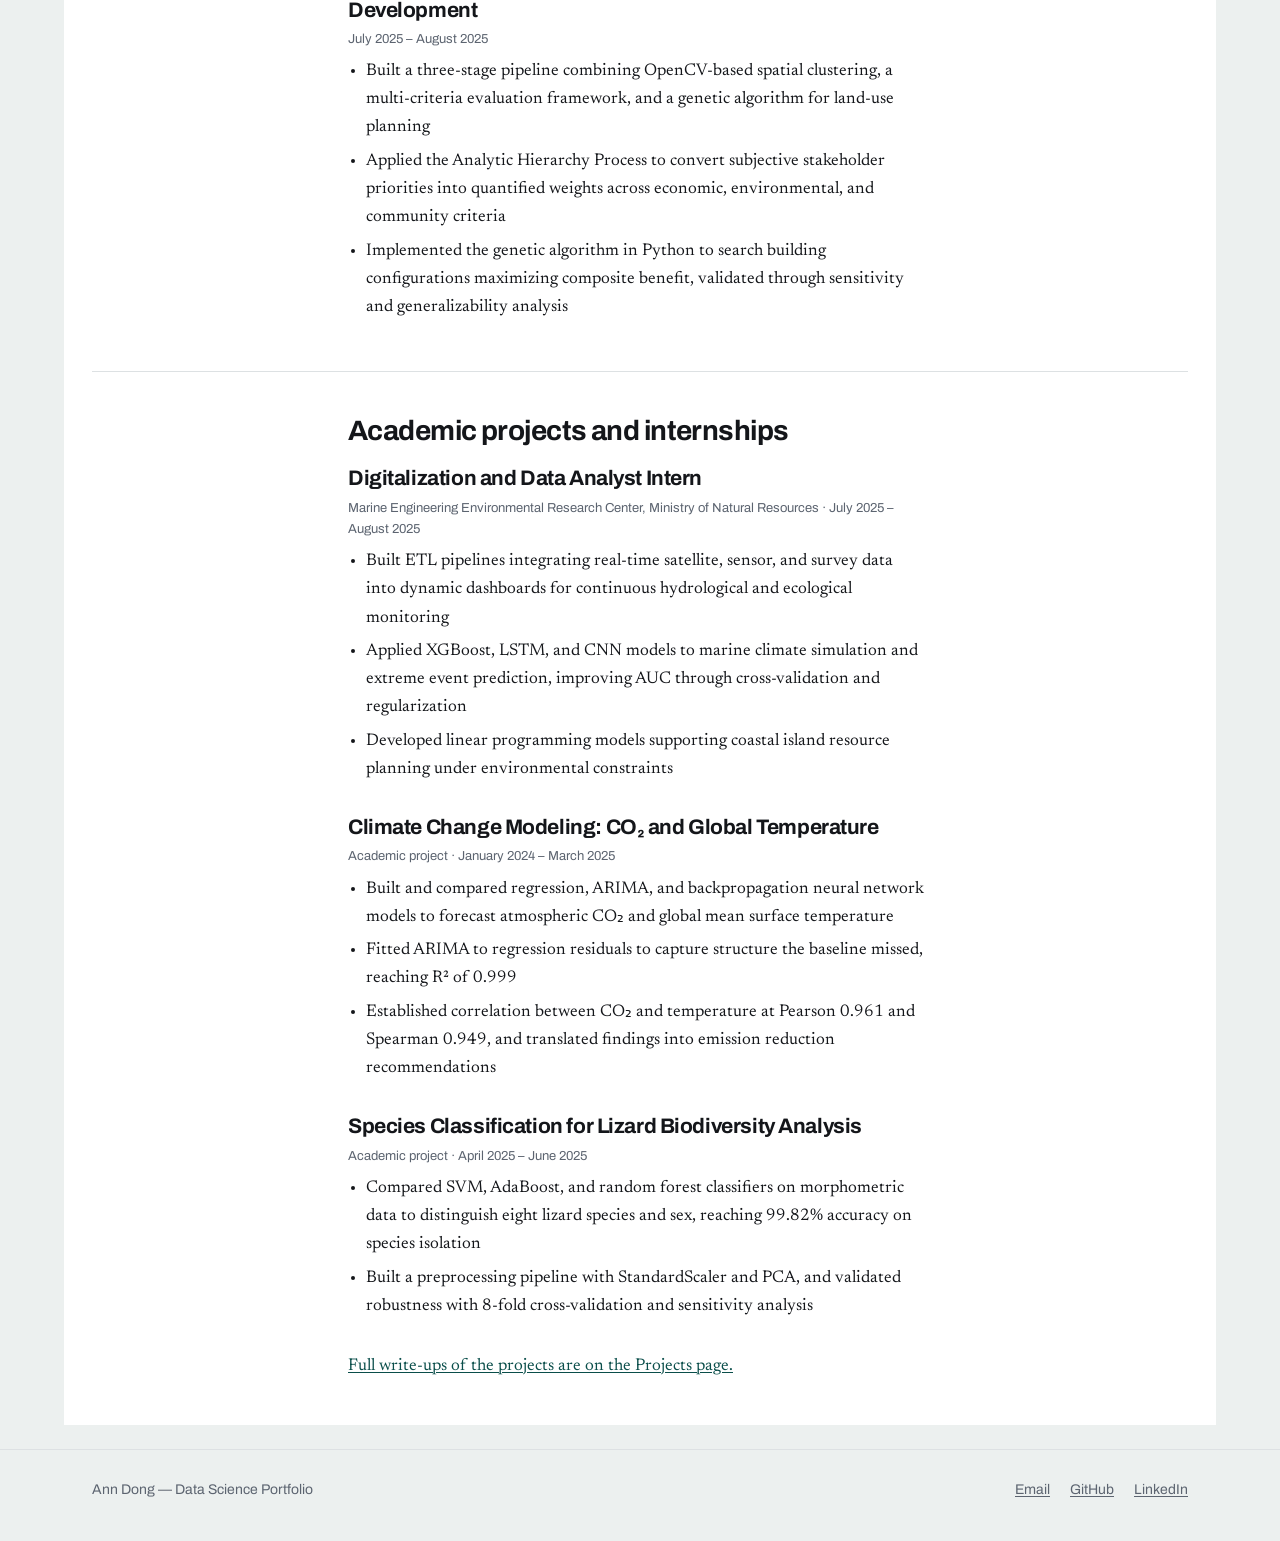
<file: resume.html>
<!DOCTYPE html>
<html lang="en">
<head>
<meta charset="utf-8">
<meta name="viewport" content="width=device-width, initial-scale=1">
<title>Resume — Ann Dong</title>
<meta name="description" content="Ann Dong's education, technical skills, and research experience.">
<link rel="preconnect" href="https://fonts.googleapis.com">
<link rel="preconnect" href="https://fonts.gstatic.com" crossorigin>
<link href="https://fonts.googleapis.com/css2?family=Archivo:wght@400;500;600;700;800&family=Newsreader:opsz,wght@6..72,400;6..72,500&display=swap" rel="stylesheet">
<link rel="stylesheet" href="style.css">
</head>
<body>

<header class="site-header">
  <div class="header-inner">
    <a class="wordmark" href="index.html">Ann Dong</a>
    <nav class="nav" aria-label="Main">
      <a href="index.html">Home</a>
      <a href="about.html">About</a>
      <a href="resume.html" aria-current="page">Resume</a>
      <a href="projects.html">Projects</a>
      <a href="writing.html">Writing</a>
      <a href="contact.html">Contact</a>
    </nav>
  </div>
</header>

<main class="sheet plain">

  <section class="row hero">
    <div class="gutter"></div>
    <div class="main">
      <h1>What proves my experience?</h1>
      <p class="lede">The short version is below. The full PDF is one click away.</p>
      <div class="btn-row">
        <a class="btn btn-solid" href="Ann_Dong_Resume_2026.pdf">Download resume (PDF)</a>
      </div>
    </div>
  </section>

  <section class="row">
    <div class="gutter">
    
    </div>
    <div class="main">
      <h2>Education</h2>
      <div class="entry">
        <h3>University of California, Santa Barbara</h3>
        <p class="meta">B.S. Statistics and Data Science · Expected June 2027 · GPA 3.86/4.00</p>
        <p>Relevant coursework: Stochastic Processes, Probability and Statistics,
        Differential Equations, Vector Calculus, Linear Algebra, Data Science
        Principles, Intermediate Python.</p>
        <p>Dean's Honors, Fall 2024 and Spring 2025.</p>
      </div>
    </div>
  </section>

  <section class="row">
    <div class="gutter"></div>
    <div class="main">
      <h2>Technical skills</h2>
      <dl class="skills-grid">
        <dt>Programming</dt>
        <dd>Python, R, SQL, MATLAB, Java, C++</dd>
        <dt>Libraries</dt>
        <dd>pandas, scikit-learn, PyTorch, NumPy, Plotly, OpenCV</dd>
        <dt>Statistics</dt>
        <dd>Regression, hypothesis testing, ARIMA time series, sensitivity analysis, cross-validation</dd>
        <dt>Machine learning</dt>
        <dd>SVM, random forests, AdaBoost, XGBoost, LSTM, CNN, PCA</dd>
        <dt>Optimization</dt>
        <dd>Genetic algorithms, linear programming, multi-objective optimization, AHP</dd>
        <dt>Tools</dt>
        <dd>Git, SQL databases, ETL pipelines</dd>
      </dl>
    </div>
  </section>

  <section class="row">
    <div class="gutter">
      
    </div>
    <div class="main">
      <h2>Research experience</h2>

      <div class="entry">
        <h3>Connectomics proofreading</h3>
        <p class="meta">Electron microscopy connectome reconstruction</p>
        <ul>
          <li>Proofread neuron reconstructions across eight anatomical regions in two reconstruction versions, correcting merge and split errors in algorithmic segmentation</li>
          <li>Traced cell morphology through consecutive z-slices in CAVE and Neuroglancer to verify neuron identity across fragments</li>
          <li>Identified and catalogued neurons that earlier reconstruction passes had failed to map, improving data reliability for downstream circuit-level analysis</li>
        </ul>
      </div>

      <div class="entry">
        <h3>Land Use Optimization Modeling for Sustainable Development</h3>
        <p class="meta">July 2025 – August 2025</p>
        <ul>
          <li>Built a three-stage pipeline combining OpenCV-based spatial clustering, a multi-criteria evaluation framework, and a genetic algorithm for land-use planning</li>
          <li>Applied the Analytic Hierarchy Process to convert subjective stakeholder priorities into quantified weights across economic, environmental, and community criteria</li>
          <li>Implemented the genetic algorithm in Python to search building configurations maximizing composite benefit, validated through sensitivity and generalizability analysis</li>
        </ul>
      </div>
    </div>
  </section>

  <section class="row">
    <div class="gutter"></div>
    <div class="main">
      <h2>Academic projects and internships</h2>
      <div class="entry">
        <h3>Digitalization and Data Analyst Intern</h3>
        <p class="meta">Marine Engineering Environmental Research Center, Ministry of Natural Resources · July 2025 – August 2025</p>
        <ul>
          <li>Built ETL pipelines integrating real-time satellite, sensor, and survey data into dynamic dashboards for continuous hydrological and ecological monitoring</li>
          <li>Applied XGBoost, LSTM, and CNN models to marine climate simulation and extreme event prediction, improving AUC through cross-validation and regularization</li>
          <li>Developed linear programming models supporting coastal island resource planning under environmental constraints</li>
        </ul>
      </div>

      <div class="entry">
        <h3>Climate Change Modeling: CO₂ and Global Temperature</h3>
        <p class="meta">Academic project · January 2024 – March 2025</p>
        <ul>
          <li>Built and compared regression, ARIMA, and backpropagation neural network models to forecast atmospheric CO₂ and global mean surface temperature</li>
          <li>Fitted ARIMA to regression residuals to capture structure the baseline missed, reaching R² of 0.999</li>
          <li>Established correlation between CO₂ and temperature at Pearson 0.961 and Spearman 0.949, and translated findings into emission reduction recommendations</li>
        </ul>
      </div>

      <div class="entry">
        <h3>Species Classification for Lizard Biodiversity Analysis</h3>
        <p class="meta">Academic project · April 2025 – June 2025</p>
        <ul>
          <li>Compared SVM, AdaBoost, and random forest classifiers on morphometric data to distinguish eight lizard species and sex, reaching 99.82% accuracy on species isolation</li>
          <li>Built a preprocessing pipeline with StandardScaler and PCA, and validated robustness with 8-fold cross-validation and sensitivity analysis</li>
        </ul>
      </div>
      <p><a href="projects.html">Full write-ups of the projects are on the Projects page.</a></p>
    </div>
  </section>

</main>

<footer class="site-footer">
  <div class="footer-inner">
    <span>Ann Dong — Data Science Portfolio</span>
    <div class="footer-links">
      <a href="mailto:qiuyandong@ucsb.edu">Email</a>
      <a href="https://github.com/qiuyandongqiuyandong">GitHub</a>
      <a href="https://www.linkedin.com/in/ann-dong-a5a053351">LinkedIn</a>
    </div>
  </div>
</footer>

</body>
</html>
</file>
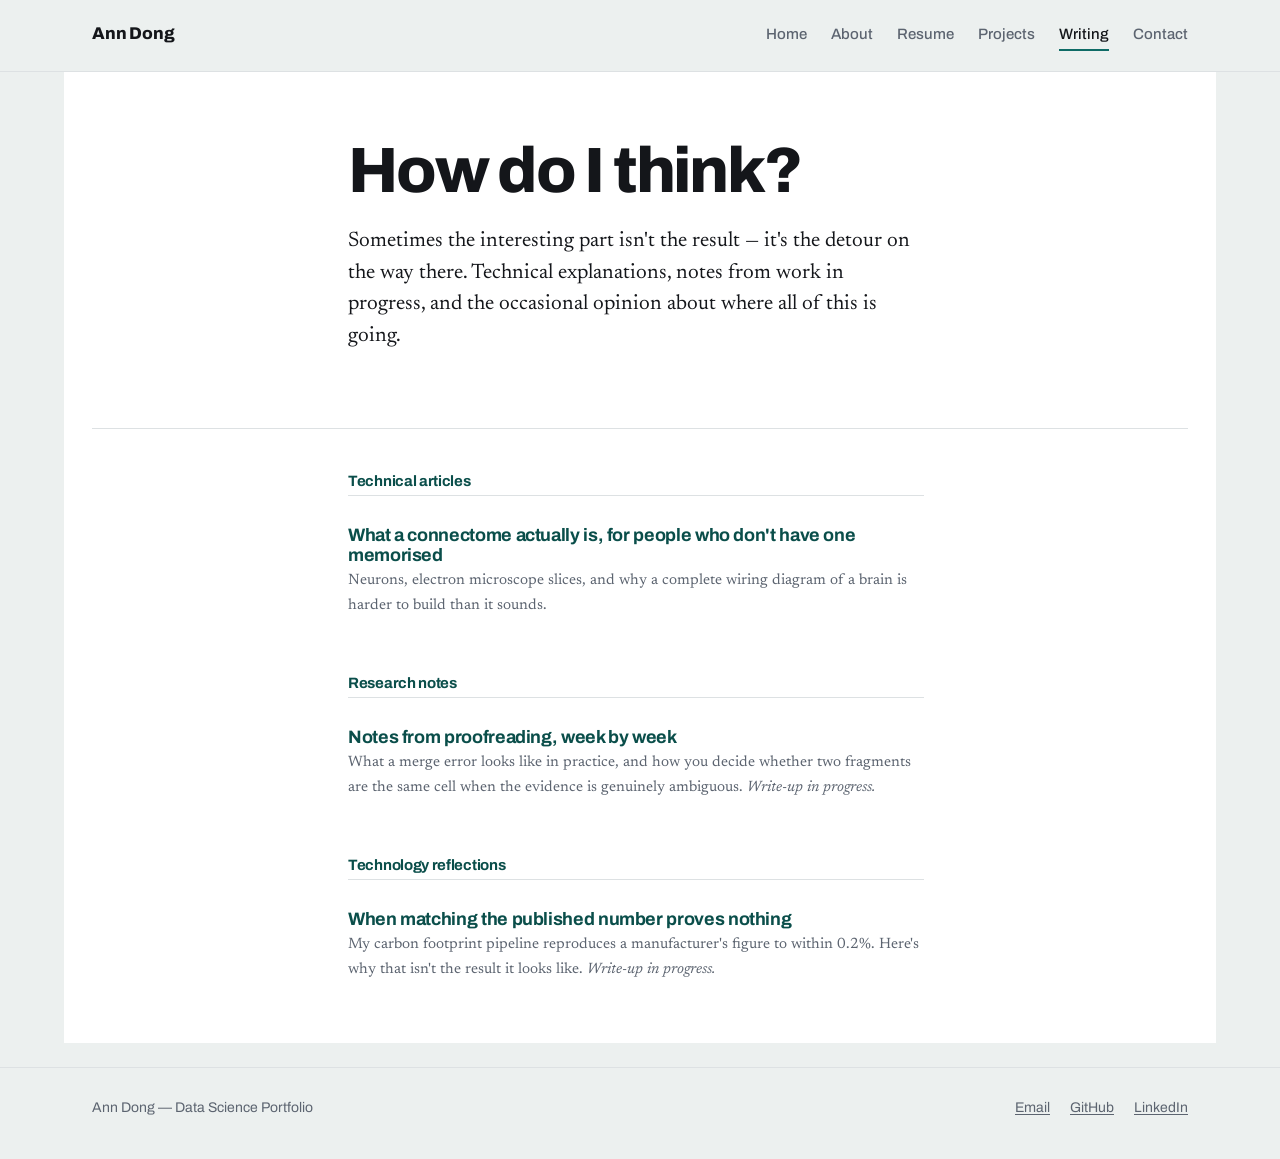
<file: writing.html>
<!DOCTYPE html>
<html lang="en">
<head>
<meta charset="utf-8">
<meta name="viewport" content="width=device-width, initial-scale=1">
<title>Writing — Ann Dong</title>
<meta name="description" content="Technical explainers, research notes, and reflections by Ann Dong.">
<link rel="preconnect" href="https://fonts.googleapis.com">
<link rel="preconnect" href="https://fonts.gstatic.com" crossorigin>
<link href="https://fonts.googleapis.com/css2?family=Archivo:wght@400;500;600;700;800&family=Newsreader:opsz,wght@6..72,400;6..72,500&display=swap" rel="stylesheet">
<link rel="stylesheet" href="style.css">
</head>
<body>

<header class="site-header">
  <div class="header-inner">
    <a class="wordmark" href="index.html">Ann Dong</a>
    <nav class="nav" aria-label="Main">
      <a href="index.html">Home</a>
      <a href="about.html">About</a>
      <a href="resume.html">Resume</a>
      <a href="projects.html">Projects</a>
      <a href="writing.html" aria-current="page">Writing</a>
      <a href="contact.html">Contact</a>
    </nav>
  </div>
</header>

<main class="sheet plain">

  <section class="row hero">
    <div class="gutter"></div>
    <div class="main">
      <h1>How do I think?</h1>
      <p class="lede">Sometimes the interesting part isn't the result — it's the detour
        on the way there. Technical explanations, notes from work in progress, and the
        occasional opinion about where all of this is going.</p>
    </div>
  </section>

  <section class="row">
    <div class="gutter">
      
    </div>
    <div class="main">

      <div class="project-group">
        <h3>Technical articles</h3>
        <a class="project-item" href="post-1.html">
          <h4>What a connectome actually is, for people who don't have one memorised</h4>
          <p>Neurons, electron microscope slices, and why a complete wiring diagram of a
            brain is harder to build than it sounds.</p>
        </a>
      </div>

      <div class="project-group">
        <h3>Research notes</h3>
        <div class="project-item">
          <h4>Notes from proofreading, week by week</h4>
          <p>What a merge error looks like in practice, and how you decide whether two
            fragments are the same cell when the evidence is genuinely ambiguous.
            <em>Write-up in progress.</em></p>
        </div>
      </div>

      <div class="project-group">
        <h3>Technology reflections</h3>
        <div class="project-item">
          <h4>When matching the published number proves nothing</h4>
          <p>My carbon footprint pipeline reproduces a manufacturer's figure to within
            0.2%. Here's why that isn't the result it looks like.
            <em>Write-up in progress.</em></p>
        </div>
      </div>

    </div>
  </section>

</main>

<footer class="site-footer">
  <div class="footer-inner">
    <span>Ann Dong — Data Science Portfolio</span>
    <div class="footer-links">
      <a href="mailto:qiuyandong@ucsb.edu">Email</a>
      <a href="https://github.com/qiuyandongqiuyandong">GitHub</a>
      <a href="https://www.linkedin.com/in/ann-dong-a5a053351">LinkedIn</a>
    </div>
  </div>
</footer>

</body>
</html>
</file>
<file: style.css>
/* ============================================================
   Ann Dong — Data Science Portfolio
   Layout concept: an annotated page. The narrow left column is a
   real margin for definitions, figure captions, and metadata, so
   specialised terms get explained without interrupting the prose.
   ============================================================ */

:root {
  --paper:      #F8F9FA;
  --surface:    #FFFFFF;
  --dark:       #14201F;
  --ink:        #14161A;
  --ink-soft:   #5C6470;
  --rule:       #DDE1E3;
  --teal:       #0E6B66;
  --teal-deep:  #0A4E4A;
  --teal-light: #6FBFB6;
  --gold:       #A87C2A;
  --gold-light: #D9A94C;

  --measure: 36rem;
  --gutter-w: 13rem;
  --gap: 3rem;

  --step-0: 1.0625rem;
  --step-1: 1.3125rem;
  --step-2: 1.75rem;
  --step-3: 2.25rem;
  --step-4: clamp(2.5rem, 5.5vw, 4rem);
}

*, *::before, *::after { box-sizing: border-box; }

html { -webkit-text-size-adjust: 100%; }

body {
  margin: 0;
  background: var(--paper);
  color: var(--ink);
  font-family: Newsreader, Georgia, 'Times New Roman', serif;
  font-size: var(--step-0);
  line-height: 1.65;
  font-optical-sizing: auto;
}

h1, h2, h3, h4,
.nav, .gutter, .btn, .meta, .tag, .skills-grid dt, .stat {
  font-family: Archivo, 'Helvetica Neue', Arial, sans-serif;
}

h1, h2, h3, h4 {
  line-height: 1.1;
  letter-spacing: -0.02em;
  margin: 0;
  font-weight: 700;
}

p { margin: 0 0 1.1em; }
p:last-child { margin-bottom: 0; }

a { color: var(--teal-deep); text-decoration-thickness: 1px; text-underline-offset: 2px; }
a:hover { color: var(--ink); }

:focus-visible { outline: 2px solid var(--teal); outline-offset: 3px; }

/* ---------- Header ---------- */

.site-header { border-bottom: 1px solid var(--rule); background: var(--paper); }

.header-inner {
  max-width: 72rem;
  margin: 0 auto;
  padding: 1.25rem 1.75rem;
  display: flex;
  flex-wrap: wrap;
  gap: 1rem 2rem;
  align-items: baseline;
  justify-content: space-between;
}

.wordmark {
  font-family: Archivo, sans-serif;
  font-weight: 800;
  font-size: 1.0625rem;
  letter-spacing: -0.01em;
  color: var(--ink);
  text-decoration: none;
}

.nav { display: flex; flex-wrap: wrap; gap: 1.5rem; font-size: 0.9375rem; font-weight: 500; }

.nav a {
  color: var(--ink-soft);
  text-decoration: none;
  padding-bottom: 2px;
  border-bottom: 2px solid transparent;
}

.nav a:hover { color: var(--ink); }
.nav a[aria-current="page"] { color: var(--ink); border-bottom-color: var(--teal); }

/* ---------- The annotated grid ---------- */
/* Every band on the page sits on the same two-column grid, so the
   main column keeps one left edge from the hero to the footer. */

.sheet { max-width: 72rem; margin: 0 auto; padding: 0 1.75rem; }

.row {
  display: grid;
  grid-template-columns: var(--gutter-w) minmax(0, var(--measure));
  gap: var(--gap);
  padding: 2.75rem 0;
  border-bottom: 1px solid var(--rule);
}

.row:last-child { border-bottom: 0; }
.row > .main { grid-column: 2; }
.row > .gutter { grid-column: 1; }

/* Gutter notes: real information, not decoration. */
.gutter {
  font-family: Archivo, sans-serif;
  font-size: 0.8125rem;
  line-height: 1.5;
  color: var(--ink-soft);
  padding-top: 0.4rem;
}

.gutter .term { display: block; font-weight: 700; color: var(--ink); margin-bottom: 0.2rem; }
.gutter .note + .note { margin-top: 1.5rem; }

/* ---------- Dark band ---------- */
/* One inverted band per page gives the scroll a rhythm and marks
   the section that carries the most weight. */

.row-dark {
  background: var(--dark);
  color: #E8EDEC;
  border-bottom: 0;
  padding: 3.25rem 0;
  position: relative;
}

.row-dark::before {
  content: "";
  position: absolute;
  inset: 0 -50vw;
  background: var(--dark);
  z-index: -1;
}

.row-dark h2, .row-dark h3 { color: #fff; }
.row-dark .sub { color: var(--teal-light); }
.row-dark .gutter { color: #93A3A1; }
.row-dark .gutter .term { color: #E8EDEC; }
.row-dark a { color: var(--gold-light); }
.row-dark a:hover { color: #fff; }

.row-dark .btn-ghost { color: var(--gold-light); border-color: var(--gold-light); }
.row-dark .btn-ghost:hover { background: var(--gold-light); color: var(--dark); }

.row-dark figure { background: rgba(255,255,255,0.04); border-color: rgba(255,255,255,0.14); }
.row-dark figure figcaption { color: #93A3A1; border-top-color: rgba(255,255,255,0.14); }
.row-dark .figure-empty { color: #93A3A1; background: none; }

/* ---------- Hero ---------- */
/* The hero is a .row too, so the headline shares the main column's
   left edge with everything below it. */

.hero { padding: 4rem 0 3rem; }

.hero h1 {
  font-size: var(--step-4);
  font-weight: 800;
  letter-spacing: -0.035em;
  margin-bottom: 1.25rem;
}

.hero .lede { font-size: var(--step-1); line-height: 1.5; margin-bottom: 1.75rem; }

/* ---------- Stat strip ---------- */
/* Numbers from real projects. On a portfolio for someone who works
   with data, the figures are the most honest thing to put on display. */

.stats {
  display: grid;
  grid-template-columns: repeat(3, minmax(0, 1fr));
  gap: 1.5rem 2rem;
}

.stat { border-top: 2px solid var(--gold); padding-top: 0.75rem; }

.stat b {
  display: block;
  font-size: 1.75rem;
  font-weight: 800;
  letter-spacing: -0.03em;
  line-height: 1.1;
  color: var(--ink);
}

.stat span {
  display: block;
  font-size: 0.8125rem;
  line-height: 1.45;
  color: var(--ink-soft);
  margin-top: 0.35rem;
}

.row-dark .stat b { color: #fff; }
.row-dark .stat span { color: #93A3A1; }

/* ---------- Buttons ---------- */

.btn-row { display: flex; flex-wrap: wrap; gap: 0.75rem; }

.btn {
  display: inline-block;
  font-size: 0.9375rem;
  font-weight: 600;
  padding: 0.65rem 1.35rem;
  border-radius: 2px;
  text-decoration: none;
  border: 1.5px solid var(--teal-deep);
}

.btn-solid { background: var(--teal-deep); color: #fff; }
.btn-solid:hover { background: var(--ink); border-color: var(--ink); color: #fff; }

.btn-ghost { background: transparent; color: var(--teal-deep); }
.btn-ghost:hover { background: var(--teal-deep); color: #fff; }

/* ---------- Content headings ---------- */

.main > h2 { font-size: var(--step-2); margin-bottom: 1.25rem; }
.main > h3 { font-size: var(--step-1); margin: 2rem 0 0.5rem; }
.main > h3:first-child { margin-top: 0; }

.sub { color: var(--ink-soft); font-size: var(--step-0); margin-bottom: 1.75rem; }

/* ---------- Entries ---------- */

.entry { margin-bottom: 2rem; }
.entry:last-child { margin-bottom: 0; }
.entry h3 { font-size: var(--step-1); margin-bottom: 0.45rem; }
.entry .meta { font-size: 0.8125rem; color: var(--ink-soft); margin-bottom: 0.5rem; }
.entry ul { margin: 0.5rem 0 0; padding-left: 1.1rem; }
.entry li { margin-bottom: 0.35rem; }

/* ---------- Featured project ---------- */

.featured { border-left: 3px solid var(--gold); padding-left: 1.5rem; }
.featured h2 { margin-bottom: 0.6rem; }

/* ---------- Figures ---------- */

figure { margin: 0 0 1.75rem; background: var(--surface); border: 1px solid var(--rule); }
figure img { display: block; width: 100%; height: auto; }

figure figcaption {
  font-family: Archivo, sans-serif;
  font-size: 0.8125rem;
  line-height: 1.5;
  color: var(--ink-soft);
  padding: 0.7rem 1rem;
  border-top: 1px solid var(--rule);
}

.figure-empty {
  aspect-ratio: 16 / 9;
  display: grid;
  place-items: center;
  padding: 1.5rem;
  text-align: center;
  font-family: Archivo, sans-serif;
  font-size: 0.875rem;
  color: var(--ink-soft);
  background: repeating-linear-gradient(
    45deg, transparent, transparent 10px,
    rgba(0,0,0,0.02) 10px, rgba(0,0,0,0.02) 20px
  );
}

/* ---------- Project index ---------- */

.project-group { margin-bottom: 2.5rem; }
.project-group:last-child { margin-bottom: 0; }

.project-group > h3 {
  font-size: 0.9375rem;
  font-weight: 700;
  color: var(--teal-deep);
  margin-bottom: 0.85rem;
  padding-bottom: 0.35rem;
  border-bottom: 1px solid var(--rule);
}

.project-item {
  display: block;
  padding: 1rem 0;
  border-bottom: 1px solid var(--rule);
  text-decoration: none;
  color: inherit;
}

.project-item:last-child { border-bottom: 0; }
.project-item h4 { font-size: 1.125rem; margin-bottom: 0.25rem; color: var(--teal-deep); }
.project-item:hover h4 { color: var(--ink); }
.project-item p { margin: 0; font-size: 0.9375rem; color: var(--ink-soft); }

.tag {
  display: inline-block;
  font-size: 0.75rem;
  font-weight: 600;
  color: var(--gold);
  border: 1px solid currentColor;
  border-radius: 2px;
  padding: 0.1rem 0.4rem;
  margin-left: 0.5rem;
  vertical-align: 2px;
}

/* ---------- Skills ---------- */

.skills-grid {
  display: grid;
  grid-template-columns: 9rem minmax(0, 1fr);
  gap: 0.45rem 1.5rem;
  margin: 0;
  font-size: 0.9375rem;
}

.skills-grid dt { font-weight: 600; color: var(--ink); }
.skills-grid dd { margin: 0; color: var(--ink-soft); }

/* ---------- Contact list ---------- */

.contact-list { list-style: none; margin: 0 0 1.75rem; padding: 0; font-size: var(--step-1); }
.contact-list li { padding: 0.65rem 0; border-bottom: 1px solid var(--rule); }

/* ---------- Placeholder marker — delete these before publishing ---------- */

.todo { background: #FFF6DF; border-bottom: 1.5px solid var(--gold); padding: 0 0.15em; }
.row-dark .todo { background: #4A3D1E; color: #F0E4C4; }

/* ---------- Footer ---------- */

.site-footer { border-top: 1px solid var(--rule); margin-top: 1.5rem; }

.footer-inner {
  max-width: 72rem;
  margin: 0 auto;
  padding: 1.75rem 1.75rem 2.5rem;
  display: flex;
  flex-wrap: wrap;
  gap: 0.75rem 2rem;
  justify-content: space-between;
  font-family: Archivo, sans-serif;
  font-size: 0.875rem;
  color: var(--ink-soft);
}

.footer-inner a { color: var(--ink-soft); }
.footer-inner a:hover { color: var(--ink); }
.footer-links { display: flex; flex-wrap: wrap; gap: 1.25rem; }

/* ---------- Narrow screens: the margin folds into the flow ---------- */

@media (max-width: 56rem) {
  :root { --gap: 0; }

  .row { grid-template-columns: minmax(0, 1fr); padding: 2.25rem 0; }
  .row > .main, .row > .gutter { grid-column: 1; }

  .row > .gutter {
    order: 2;
    margin-top: 1.75rem;
    padding: 0 0 0 1rem;
    border-left: 2px solid var(--rule);
  }

  .row-dark > .gutter { border-left-color: rgba(255,255,255,0.2); }

  .hero { padding: 2.75rem 0 2rem; }
  .stats { grid-template-columns: minmax(0, 1fr); gap: 1.25rem; }
  .skills-grid { grid-template-columns: minmax(0, 1fr); gap: 0.15rem; }
  .skills-grid dd { margin-bottom: 0.9rem; }
}

@media (prefers-reduced-motion: reduce) {
  * { transition: none !important; animation: none !important; }
}

/* ============================================================
   COLOUR REFRESH — paste this at the very end of style.css.
   Colours only. No layout, spacing, type or structure is touched.
   ============================================================ */

:root {
  /* The desk gets a faint teal-grey cast so it reads as a surface
     rather than as off-white. The sheet stays pure white. */
  --paper:   #ECF0EF;
  --surface: #FFFFFF;

  /* Slightly warmer, slightly deeper gold. Holds up better as small
     bold text on white than the old value did. */
  --gold:       #9A6F1E;
  --gold-light: #E0B25C;
}

/* 1 — The page becomes an actual sheet on an actual desk.
      This is the change that does most of the work. */
.sheet { background: var(--surface); }

/* 2 — Figures were white on white and had gone invisible.
      Flip them to the tinted tone so they read as insets. */
figure { background: var(--paper); }

/* 3 — The left margin is a third of the page and was entirely grey.
      Colouring just the term gives it life without noise. */
.gutter .term { color: var(--teal-deep); }

/* 4 — One accent per context. In the dark band gold now does all the
      accenting, so the minty teal no longer competes with it. */
.row-dark .sub { color: var(--gold-light); }

/* 5 — Project links answer the cursor. Tint only, no movement. */
.project-item:hover { background: rgba(14, 107, 102, 0.045); }

/* 6 — Small warmth where nobody expects it. */
::selection { background: #F6E4BC; color: var(--ink); }

/* 7 — The dark band sits on white now, so soften its inner surfaces
      a touch to keep figures and rules from looking cut out. */
.row-dark figure { background: rgba(255, 255, 255, 0.05); }

/* ---------- 1 ---------- */

.row-dark {
  margin-inline: -1.75rem;
  padding-inline: 1.75rem;
}

/* 失效的出血层，去掉免得以后误会 */
.row-dark::before { content: none; }
</file>
